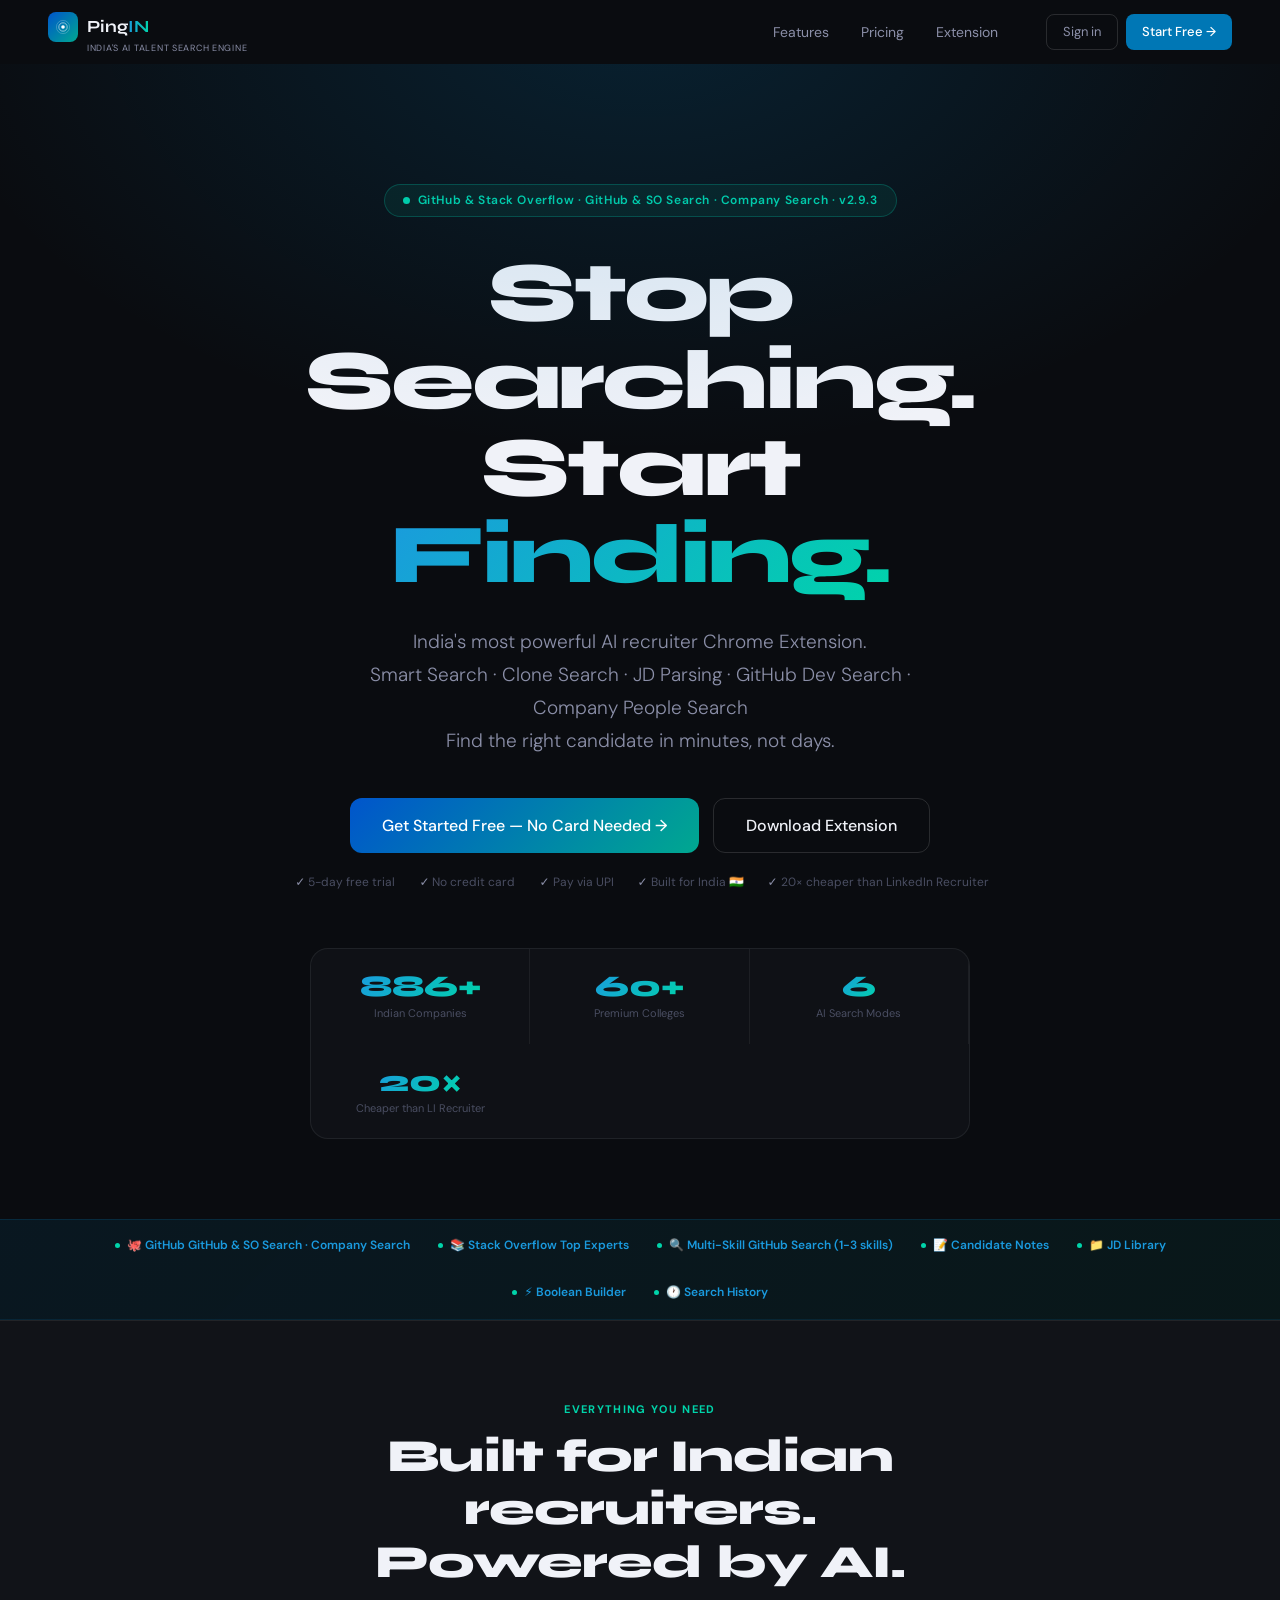
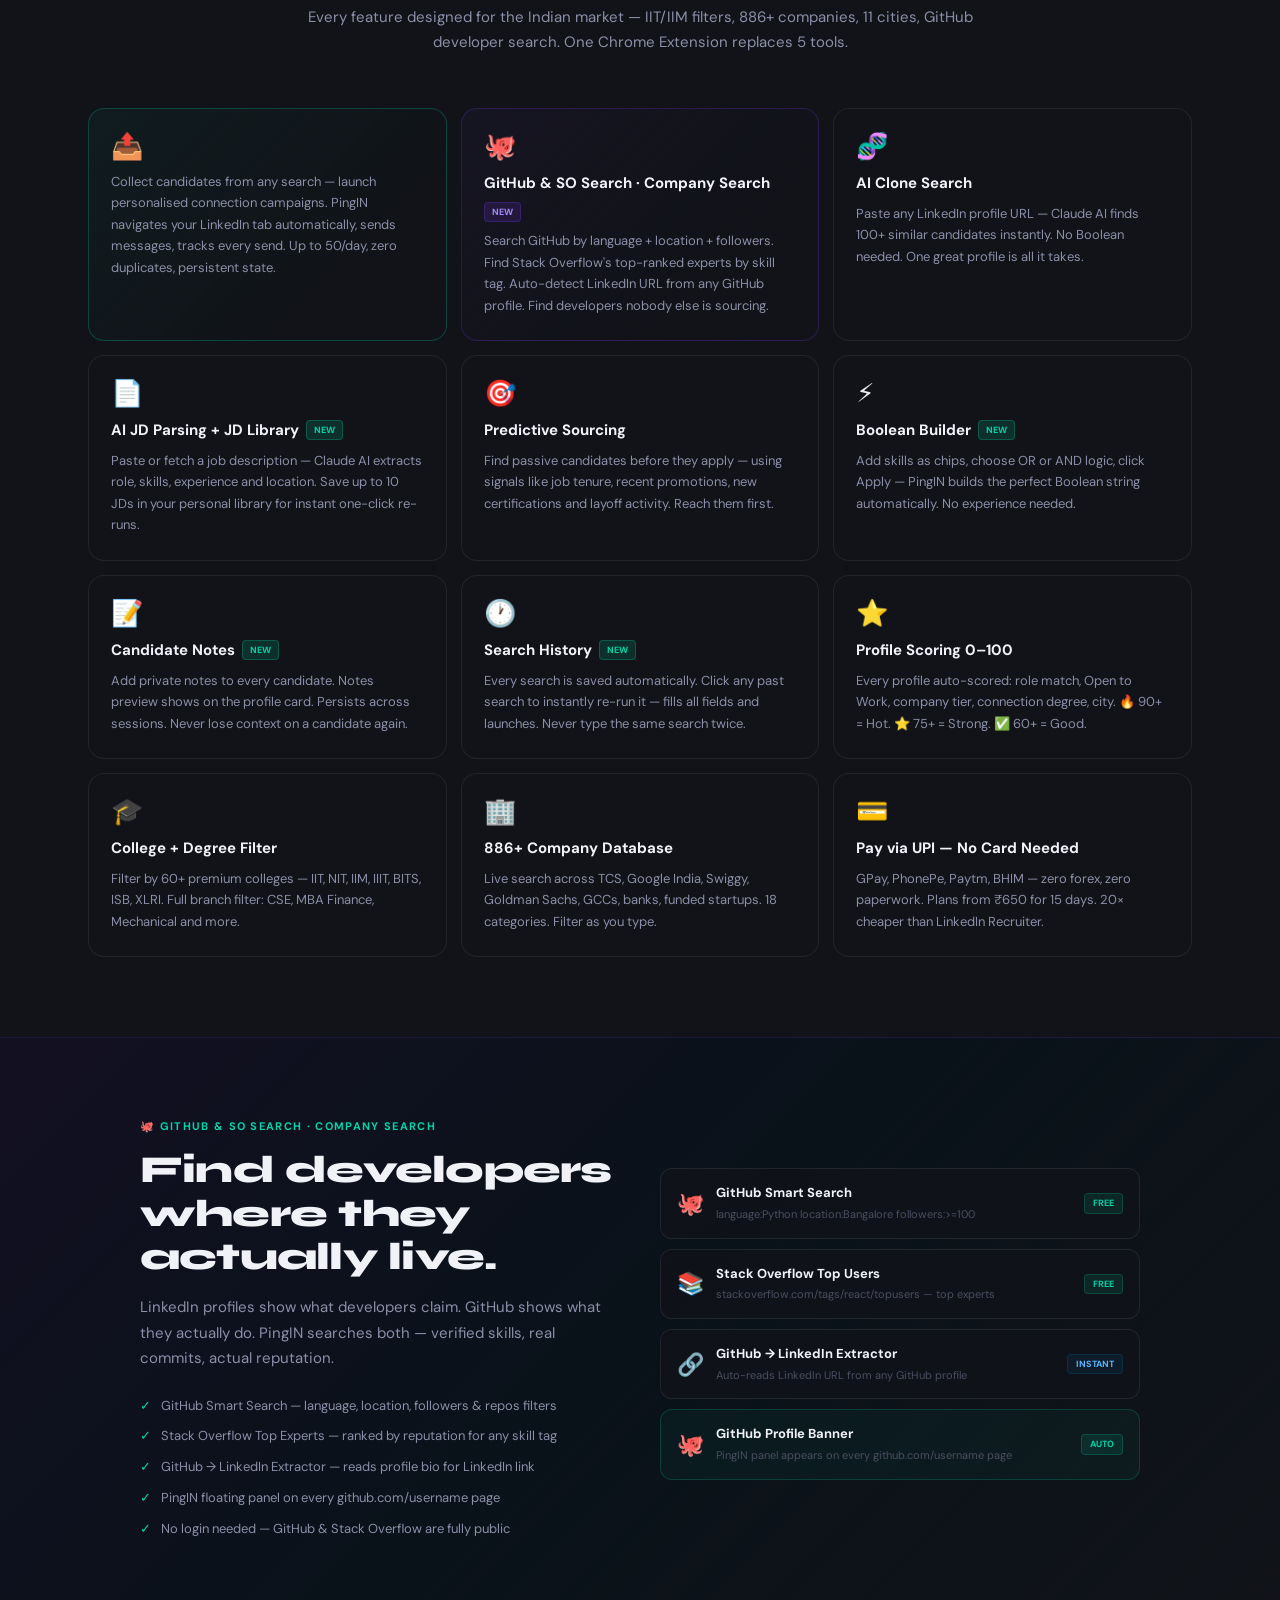
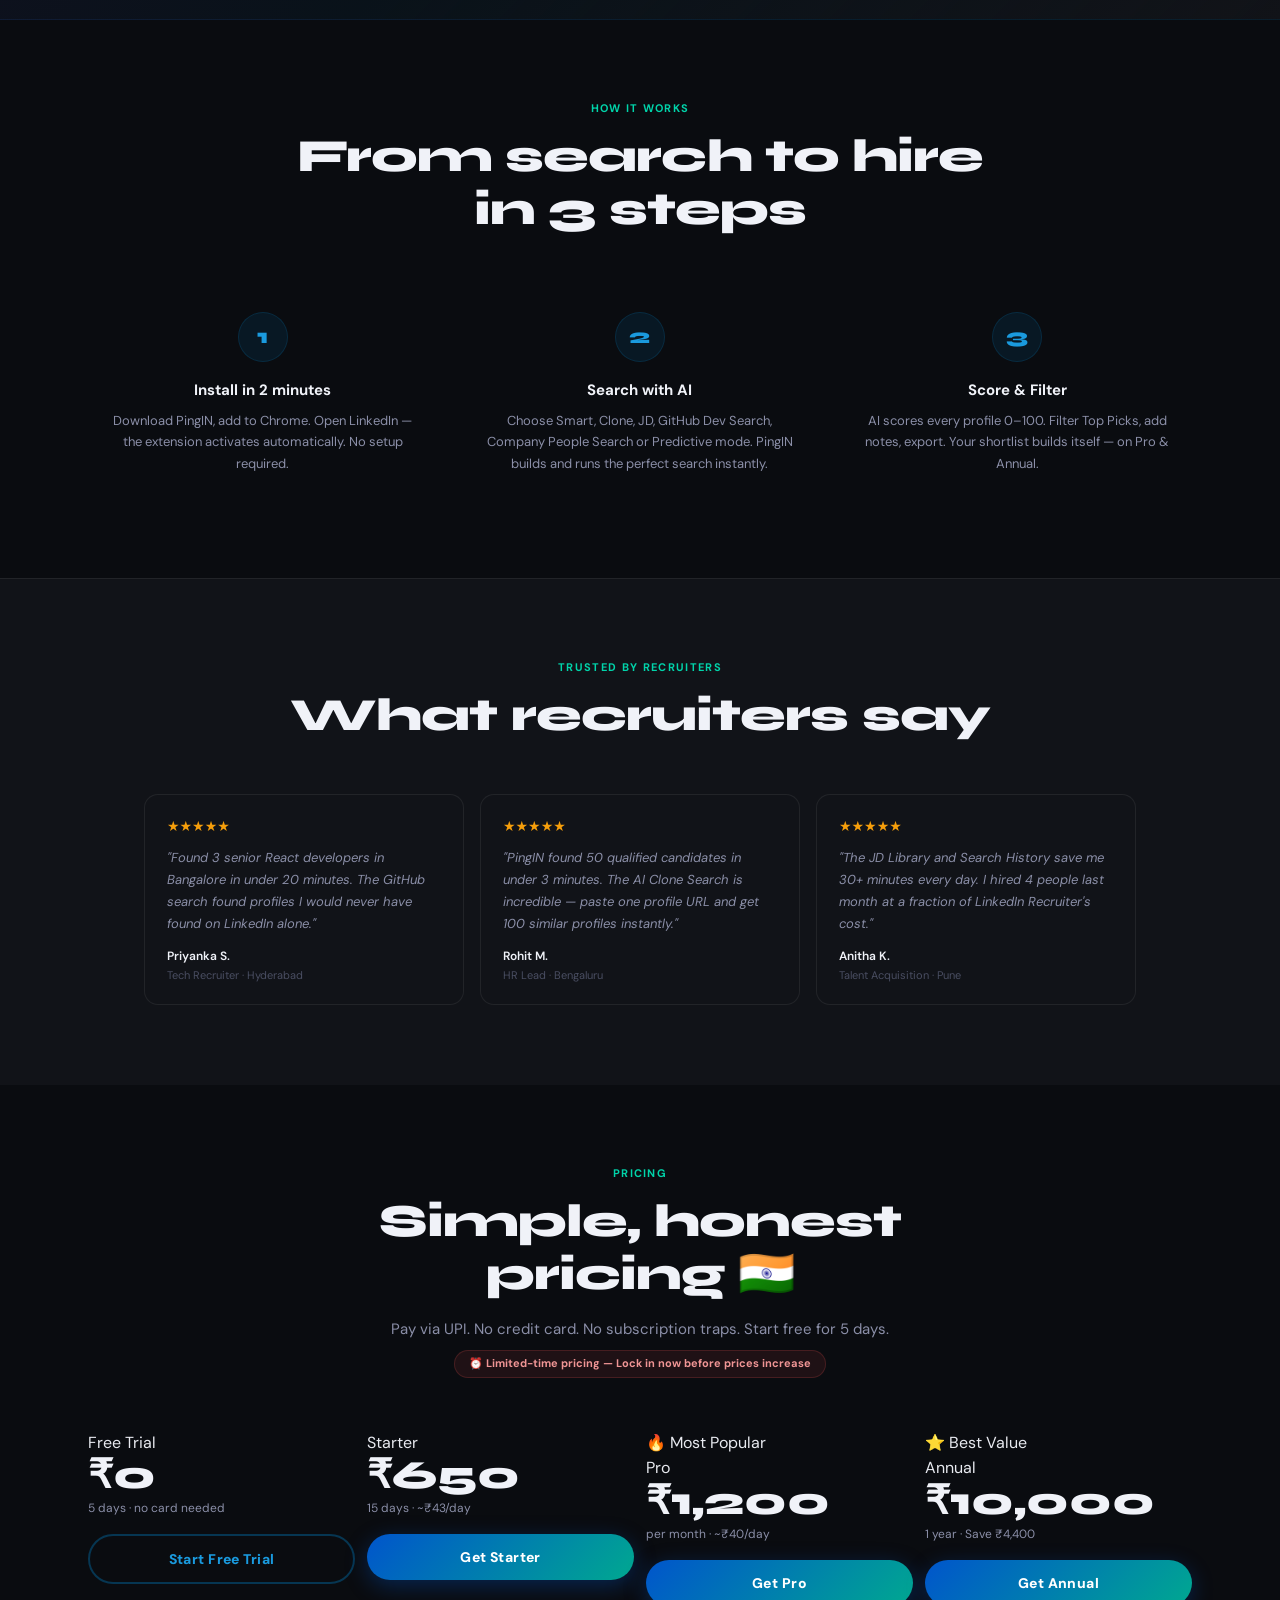
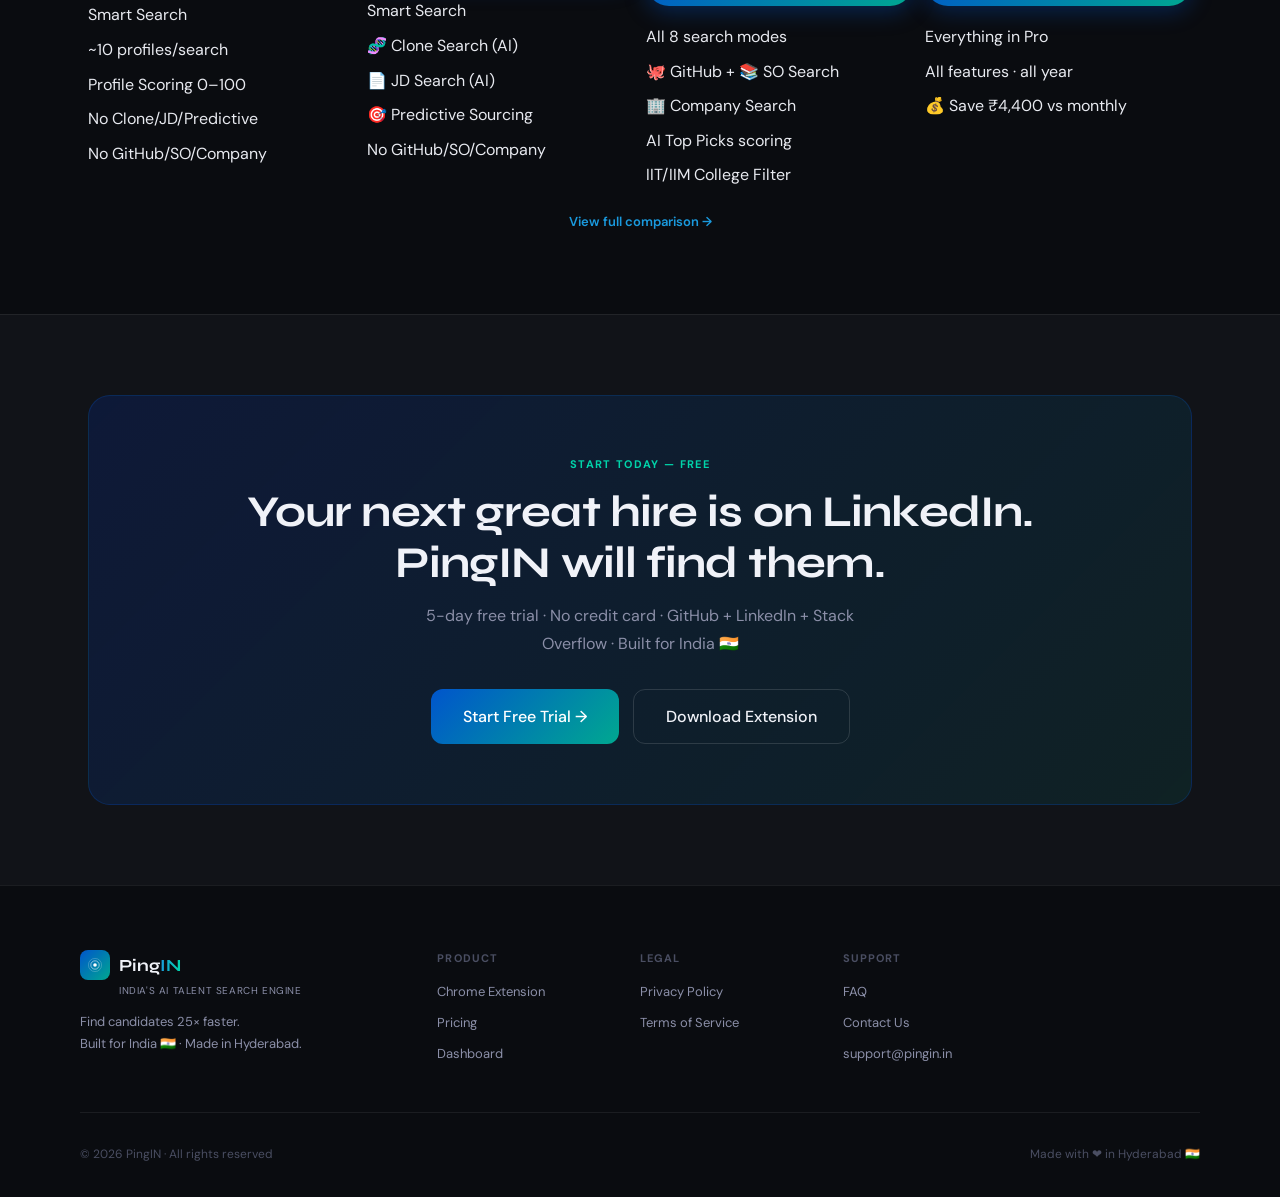
<file: index.html>
<!DOCTYPE html>
<html lang="en">
<head>
<meta charset="UTF-8">
<meta name="viewport" content="width=device-width,initial-scale=1.0">
  <title>PingIN — India's AI Recruiter Chrome Extension | Smart Talent Search</title>
  <meta name="description" content="India's most powerful AI recruiter Chrome extension. Smart LinkedIn Search, AI Clone Search, JD Parsing, GitHub Dev Search, Company People Search. Find the right candidate in minutes, not days. Free trial · No credit card.">
  <meta name="keywords" content="AI recruiter tool, LinkedIn sourcing tool, talent search extension, AI hiring tool India, Chrome extension recruiter, candidate sourcing India, LinkedIn search automation, GitHub developer search, JD parsing AI, HR tech India">
  <meta name="robots" content="index, follow">
  <meta name="author" content="PingIN">
  <link rel="canonical" href="https://pingin.in/">

  <!-- Open Graph / Social Sharing -->
  <meta property="og:type" content="website">
  <meta property="og:url" content="https://pingin.in/">
  <meta property="og:title" content="PingIN — AI Recruiter Chrome Extension for India">
  <meta property="og:description" content="Find top talent 25× faster. Smart Search, AI Clone Search, JD Parsing, GitHub Dev Search & Company People Search — all from one Chrome extension. Free 5-day trial.">
  <meta property="og:image" content="https://pingin.in/images/og-pingin.png">
  <meta property="og:site_name" content="PingIN">
  <meta property="og:locale" content="en_IN">

  <!-- Twitter Card -->
  <meta name="twitter:card" content="summary_large_image">
  <meta name="twitter:site" content="@PingIN_AI">
  <meta name="twitter:title" content="PingIN — AI Recruiter Chrome Extension for India">
  <meta name="twitter:description" content="Find top talent 25× faster. Smart Search, AI Clone Search, JD Parsing, GitHub Dev Search & Company People Search — all from one Chrome extension. Free 5-day trial.">
  <meta name="twitter:image" content="https://pingin.in/images/og-pingin.png">

  <!-- Structured Data (JSON-LD) -->
  <script type="application/ld+json">
{
    "@context": "https://schema.org",
    "@type": "SoftwareApplication",
    "name": "PingIN",
    "description": "India's most powerful AI recruiter Chrome Extension. Smart LinkedIn Search, AI Clone Search, JD Parsing, GitHub Dev Search, Company People Search.",
    "applicationCategory": "BusinessApplication",
    "operatingSystem": "Chrome",
    "url": "https://pingin.in",
    "offers": [
      { "@type": "Offer", "name": "Free Trial", "price": "0", "priceCurrency": "INR" },
      { "@type": "Offer", "name": "Starter", "price": "650", "priceCurrency": "INR" },
      { "@type": "Offer", "name": "Pro", "price": "1200", "priceCurrency": "INR" },
      { "@type": "Offer", "name": "Annual", "price": "10000", "priceCurrency": "INR" }
    ],
    "creator": { "@type": "Organization", "name": "PingIN", "url": "https://pingin.in" },
    "aggregateRating": { "@type": "AggregateRating", "ratingValue": "4.8", "reviewCount": "127" }
  }
  </script>

<link rel="icon" type="image/svg+xml" href="images/favicon.svg">
<link rel="preconnect" href="https://fonts.googleapis.com">
<link href="https://fonts.googleapis.com/css2?family=Syne:wght@700;800;900&family=DM+Sans:opsz,wght@9..40,400;9..40,500;9..40,600&display=swap" rel="stylesheet">
<link rel="stylesheet" href="css/main.css">
<style>
.hero{padding:120px 0 80px;text-align:center;position:relative;overflow:hidden;}
.hero::before{content:'';position:absolute;inset:0;background:radial-gradient(ellipse 80% 55% at 50% -5%,rgba(0,119,181,.2) 0%,transparent 70%);pointer-events:none;}
.hero-inner{max-width:880px;margin:0 auto;padding:0 clamp(20px,4vw,48px);}
.hero-tag{display:inline-flex;align-items:center;gap:8px;background:rgba(0,212,170,.08);border:1px solid rgba(0,212,170,.25);border-radius:100px;padding:6px 18px;font-size:12px;color:#00D4AA;font-weight:600;margin-bottom:32px;letter-spacing:.05em;white-space:normal;}
.hero-tag-dot{width:7px;height:7px;border-radius:50%;background:#00D4AA;animation:blink 2s ease-in-out infinite;flex-shrink:0;}
@keyframes blink{0%,100%{opacity:1}50%{opacity:.25}}
.hero-title{font-family:'Syne',sans-serif;font-size:clamp(40px,7vw,84px);font-weight:900;letter-spacing:-.035em;line-height:1.04;color:#F0F2F8;margin-bottom:26px;}
.grad{background:linear-gradient(135deg,#1A9ADE 0%,#00D4AA 100%);-webkit-background-clip:text;-webkit-text-fill-color:transparent;background-clip:text;}
.hero-sub{font-size:clamp(15px,2vw,19px);color:#8B8FA8;line-height:1.75;max-width:620px;margin:0 auto 40px;}
.hero-actions{display:flex;gap:14px;justify-content:center;flex-wrap:wrap;margin-bottom:20px;}
.hero-trust{display:flex;gap:20px;justify-content:center;flex-wrap:wrap;font-size:12px;color:#4A4E62;margin-bottom:56px;}
.hero-trust strong{color:#8B8FA8;}
.hero-stats{display:grid;grid-template-columns:repeat(3,1fr);border:1px solid rgba(255,255,255,.07);border-radius:18px;overflow:hidden;max-width:660px;margin:0 auto;background:rgba(17,19,24,.8);}
.hs{padding:22px 16px;text-align:center;border-right:1px solid rgba(255,255,255,.06);}
.hs:last-child{border-right:none;}
.hs-n{font-family:'Syne',sans-serif;font-size:30px;font-weight:900;color:#F0F2F8;line-height:1;margin-bottom:5px;}
.hs-l{font-size:11px;color:#4A4E62;line-height:1.4;}

.new-strip{background:linear-gradient(135deg,rgba(0,119,181,.1),rgba(0,212,170,.06));border-top:1px solid rgba(0,119,181,.2);border-bottom:1px solid rgba(0,119,181,.15);padding:16px 0;overflow:hidden;}
.new-strip-inner{display:flex;gap:28px;align-items:center;justify-content:center;flex-wrap:wrap;padding:0 clamp(20px,4vw,48px);}
.ns-item{display:flex;align-items:center;gap:7px;font-size:12px;font-weight:600;color:#1A9ADE;white-space:nowrap;}
.ns-dot{width:5px;height:5px;border-radius:50%;background:#00D4AA;flex-shrink:0;}

.features-grid{display:grid;grid-template-columns:repeat(3,1fr);gap:14px;}
@media(max-width:900px){.features-grid{grid-template-columns:repeat(2,1fr);}}
@media(max-width:560px){.features-grid{grid-template-columns:1fr;}}
.feat-card{background:var(--surf);border:1px solid var(--border);border-radius:16px;padding:24px 22px;transition:border-color .2s,transform .2s;}
.feat-card:hover{border-color:rgba(0,119,181,.3);transform:translateY(-2px);}
.feat-card.hl{border-color:rgba(0,212,170,.25);background:linear-gradient(135deg,rgba(0,212,170,.05) 0%,var(--surf) 70%);}
.feat-card.hl2{border-color:rgba(124,58,237,.25);background:linear-gradient(135deg,rgba(124,58,237,.05) 0%,var(--surf) 70%);}
.feat-icon{font-size:26px;margin-bottom:12px;line-height:1;}
.feat-title{font-size:15px;font-weight:700;color:#F0F2F8;margin-bottom:8px;display:flex;align-items:center;gap:7px;flex-wrap:wrap;}
.feat-badge{font-size:9px;background:rgba(0,212,170,.15);color:#00D4AA;border:1px solid rgba(0,212,170,.25);border-radius:4px;padding:2px 7px;font-weight:700;}
.feat-badge.p{background:rgba(124,58,237,.15);color:#A78BFA;border-color:rgba(124,58,237,.25);}
.feat-desc{font-size:13px;color:#8B8FA8;line-height:1.65;}

.how-grid{display:grid;grid-template-columns:repeat(3,1fr);gap:28px;margin-top:36px;}
@media(max-width:800px){.how-grid{display:grid;grid-template-columns:repeat(3,1fr);gap:28px;margin-top:36px;}}
@media(max-width:480px){.how-grid{display:grid;grid-template-columns:repeat(3,1fr);gap:28px;margin-top:36px;}}
.how-step{text-align:center;padding:24px 16px;}
.how-num{width:50px;height:50px;border-radius:50%;background:rgba(0,119,181,.12);color:#1A9ADE;font-size:21px;font-weight:900;font-family:'Syne',sans-serif;display:flex;align-items:center;justify-content:center;margin:0 auto 16px;border:1px solid rgba(0,119,181,.2);}
.how-title{font-size:15px;font-weight:700;color:#F0F2F8;margin-bottom:8px;}
.how-desc{font-size:13px;color:#8B8FA8;line-height:1.65;}

.dev-section{background:linear-gradient(135deg,rgba(124,58,237,.08),rgba(0,119,181,.06),var(--surf));border-top:1px solid rgba(124,58,237,.15);border-bottom:1px solid rgba(0,119,181,.12);}
.dev-grid{display:grid;grid-template-columns:1fr 1fr;gap:40px;align-items:center;max-width:1000px;margin:0 auto;}
@media(max-width:700px){.dev-grid{grid-template-columns:1fr;}}
.dev-plat{background:rgba(17,19,24,.8);border:1px solid rgba(255,255,255,.08);border-radius:12px;padding:14px 16px;display:flex;align-items:center;gap:12px;margin-bottom:10px;}
.dev-plat-icon{font-size:22px;flex-shrink:0;}
.dev-plat-name{font-size:13px;font-weight:700;color:#F0F2F8;}
.dev-plat-desc{font-size:11px;color:#4A4E62;margin-top:2px;}
.dp-badge{margin-left:auto;font-size:9px;font-weight:700;padding:2px 8px;border-radius:4px;flex-shrink:0;}
.dp-g{background:rgba(0,212,170,.1);color:#00D4AA;border:1px solid rgba(0,212,170,.2);}
.dp-b{background:rgba(0,119,181,.1);color:#5BB5FF;border:1px solid rgba(0,119,181,.2);}

.ov-wrap{background:var(--surf2);border:1px solid var(--border2);border-radius:16px;padding:20px;max-width:360px;}
.ov-hdr{display:flex;align-items:center;gap:8px;margin-bottom:14px;}
.ov-logo{font-size:12px;font-weight:800;color:#F0F2F8;}
.ov-logo b{background:linear-gradient(90deg,#5BB5FF,#00C49A);-webkit-background-clip:text;-webkit-text-fill-color:transparent;}
.ov-live{display:flex;align-items:center;gap:5px;font-size:10px;color:#00D4AA;margin-left:auto;}
.ov-live-dot{width:6px;height:6px;border-radius:50%;background:#00D4AA;animation:blink 1.5s infinite;}
.ov-progress{background:rgba(255,255,255,.04);border:1px solid rgba(255,255,255,.07);border-radius:10px;padding:12px 14px;margin-bottom:10px;}
.ov-label{font-size:9px;color:#4A4E62;margin-bottom:6px;text-transform:uppercase;letter-spacing:.06em;}
.ov-bar{height:5px;background:rgba(255,255,255,.06);border-radius:3px;overflow:hidden;margin-bottom:8px;}
.ov-fill{height:100%;background:linear-gradient(90deg,#0077B5,#00D4AA);border-radius:3px;width:62%;}
.ov-stats{display:flex;gap:16px;}
.ov-sn{font-size:18px;font-weight:900;color:#F0F2F8;font-family:'Syne',sans-serif;line-height:1;}
.ov-sl{font-size:9px;color:#4A4E62;text-transform:uppercase;margin-top:2px;}
.ov-card{background:rgba(255,255,255,.03);border:1px solid rgba(255,255,255,.06);border-radius:8px;padding:8px 10px;display:flex;align-items:center;gap:8px;margin-bottom:6px;}
.ov-av{width:26px;height:26px;border-radius:50%;display:flex;align-items:center;justify-content:center;font-size:9px;font-weight:800;flex-shrink:0;}
.ov-nm{font-size:11px;font-weight:600;color:#E0E4F0;flex:1;}
.ov-st{font-size:9px;font-weight:700;padding:2px 7px;border-radius:4px;}
.st-sent{background:rgba(0,212,170,.1);color:#00D4AA;border:1px solid rgba(0,212,170,.2);}
.st-go{background:rgba(0,119,181,.12);color:#5BB5FF;border:1px solid rgba(0,119,181,.2);}
.st-q{background:rgba(255,255,255,.05);color:#4A4E62;border:1px solid rgba(255,255,255,.08);}

.pricing-grid{display:grid;grid-template-columns:repeat(3,1fr);gap:12px;align-items:start;}
@media(max-width:1000px){.pricing-grid{grid-template-columns:repeat(2,1fr);}}
@media(max-width:560px){.pricing-grid{grid-template-columns:1fr;}}

.trust-row{display:flex;gap:16px;flex-wrap:wrap;justify-content:center;}
.trust-card{background:var(--surf);border:1px solid var(--border);border-radius:14px;padding:20px 22px;flex:1;min-width:240px;max-width:320px;}
.trust-stars{color:#F59E0B;font-size:14px;margin-bottom:10px;}
.trust-text{font-size:13px;color:#8B8FA8;line-height:1.7;margin-bottom:12px;font-style:italic;}
.trust-author{font-size:12px;font-weight:600;color:#F0F2F8;}
.trust-role{font-size:11px;color:#4A4E62;}

.section{padding:80px clamp(20px,4vw,48px);}
.section-center{text-align:center;max-width:700px;margin:0 auto 52px;}
.section-tag{font-size:11px;font-weight:700;letter-spacing:.12em;text-transform:uppercase;color:#00D4AA;margin-bottom:12px;}
.section-title{font-family:'Syne',sans-serif;font-size:clamp(28px,4vw,46px);font-weight:800;letter-spacing:-.02em;color:#F0F2F8;margin-bottom:16px;}
.section-sub{font-size:15px;color:#8B8FA8;line-height:1.7;}
.reveal{opacity:0;transform:translateY(24px);transition:opacity .6s,transform .6s;}
.reveal.visible{opacity:1;transform:translateY(0);}

.two-col-section{display:grid;grid-template-columns:1fr 1fr;gap:48px;align-items:center;}
@media(max-width:768px){.two-col-section{grid-template-columns:1fr!important;gap:32px!important;}}
@media(max-width:768px){.whats-new-grid{grid-template-columns:1fr!important;}}
</style>
</head>
<body>

<!-- NAV -->
<nav class="nav" id="nav" style="position:relative;">
  <div class="nav-inner">
    <a href="index.html" class="logo" style="flex-direction:column;align-items:flex-start;gap:2px;">
      <div style="display:flex;align-items:center;gap:9px;">
        <span style="display:inline-flex;width:30px;height:30px;border-radius:8px;background:linear-gradient(135deg,#0055CC,#00A890);align-items:center;justify-content:center;flex-shrink:0;"><svg width="18" height="18" viewBox="0 0 60 60" fill="none"><circle cx="30" cy="30" r="6" fill="white"/><circle cx="30" cy="30" r="14" fill="none" stroke="white" stroke-width="2.5" opacity=".7"/><circle cx="30" cy="30" r="22" fill="none" stroke="white" stroke-width="2" opacity=".35"/></svg></span>
        <span class="logo-text">Ping<span style="background:linear-gradient(90deg,#1A9ADE,#00D4AA);-webkit-background-clip:text;-webkit-text-fill-color:transparent">IN</span></span>
      </div>
      <span style="font-size:9px;color:#8B8FA8;letter-spacing:.08em;text-transform:uppercase;padding-left:39px;line-height:1;">India's AI Talent Search Engine</span>
    </a>
    <div class="nav-links">
      <a href="#features">Features</a>
      <a href="pricing.html">Pricing</a>
      <a href="extension.html">Extension</a>
    </div>
    <div class="nav-cta" id="nav-cta">
      <a href="login.html" class="btn-ghost-sm">Sign in</a>
      <a href="login.html" class="btn-primary-sm">Start Free →</a>
    </div>
    <button class="hamburger" id="hamburger"><span></span><span></span><span></span></button>
  </div>
  <div class="mobile-menu" id="mobile-menu" style="position:relative;z-index:999;">
    <a href="#features">Features</a>
    <a href="pricing.html">Pricing</a>
    <a href="extension.html">Extension</a>
    <a href="login.html">Sign in</a>
  </div>
</nav>

<!-- HERO -->
<section class="hero">
  <div class="hero-inner">
    <div class="hero-tag" style="flex-wrap:wrap;text-align:center;max-width:90vw;line-height:1.6;"><span class="hero-tag-dot" style="flex-shrink:0;"></span>GitHub &amp; Stack Overflow · GitHub &amp; SO Search · Company Search · v2.9.3</div>
    <h1 class="hero-title">Stop Searching.<br>Start <span class="grad">Finding.</span></h1>
    <p class="hero-sub">India's most powerful AI recruiter Chrome Extension.<br>Smart Search · Clone Search · JD Parsing · GitHub Dev Search · Company People Search<br>Find the right candidate in minutes, not days.</p>
    <div class="hero-actions">
      <a href="login.html" class="btn-primary btn-lg" style="background:linear-gradient(135deg,#0055CC,#00A890);border:none;">Get Started Free — No Card Needed →</a>
      <a href="extension.html" class="btn-outline btn-lg">Download Extension</a>
    </div>
    <div class="hero-trust">
      <span><strong>✓</strong> 5-day free trial</span>
      <span><strong>✓</strong> No credit card</span>
      <span><strong>✓</strong> Pay via UPI</span>
      <span><strong>✓</strong> Built for India 🇮🇳</span>
      <span><strong>✓</strong> 20× cheaper than LinkedIn Recruiter</span>
    </div>
    <div class="hero-stats">
      <div class="hs"><div class="hs-n"><span class="grad">886+</span></div><div class="hs-l">Indian Companies</div></div>
      <div class="hs"><div class="hs-n"><span class="grad">60+</span></div><div class="hs-l">Premium Colleges</div></div>
      <div class="hs"><div class="hs-n"><span class="grad">6</span></div><div class="hs-l">AI Search Modes</div></div>
      <div class="hs"><div class="hs-n"><span class="grad">20×</span></div><div class="hs-l">Cheaper than LI Recruiter</div></div>
    </div>
  </div>
</section>

<!-- NEW FEATURES STRIP -->
<div class="new-strip">
  <div class="new-strip-inner">
    <div class="ns-item"><span class="ns-dot"></span>🐙 GitHub GitHub &amp; SO Search · Company Search</div>
    <div class="ns-item"><span class="ns-dot"></span>📚 Stack Overflow Top Experts</div>
    <div class="ns-item"><span class="ns-dot"></span>🔍 Multi-Skill GitHub Search (1-3 skills)</div>
    
    <div class="ns-item"><span class="ns-dot"></span>📝 Candidate Notes</div>
    <div class="ns-item"><span class="ns-dot"></span>📁 JD Library</div>
    <div class="ns-item"><span class="ns-dot"></span>⚡ Boolean Builder</div>
    <div class="ns-item"><span class="ns-dot"></span>🕐 Search History</div>
  </div>
</div>

<!-- FEATURES -->
<section class="section" id="features" style="background:var(--surf);border-top:1px solid var(--border);">
  <div class="container">
    <div class="section-center reveal">
      <div class="section-tag">Everything you need</div>
      <h2 class="section-title">Built for Indian recruiters.<br>Powered by AI.</h2>
      <p class="section-sub">Every feature designed for the Indian market — IIT/IIM filters, 886+ companies, 11 cities, GitHub developer search. One Chrome Extension replaces 5 tools.</p>
    </div>
    <div class="features-grid">
      <div class="feat-card hl reveal">
        <div class="feat-icon">📤</div>
        
        <div class="feat-desc">Collect candidates from any search — launch personalised connection campaigns. PingIN navigates your LinkedIn tab automatically, sends messages, tracks every send. Up to 50/day, zero duplicates, persistent state.</div>
      </div>
      <div class="feat-card hl2 reveal">
        <div class="feat-icon">🐙</div>
        <div class="feat-title">GitHub &amp; SO Search · Company Search <span class="feat-badge p">NEW</span></div>
        <div class="feat-desc">Search GitHub by language + location + followers. Find Stack Overflow's top-ranked experts by skill tag. Auto-detect LinkedIn URL from any GitHub profile. Find developers nobody else is sourcing.</div>
      </div>
      <div class="feat-card reveal">
        <div class="feat-icon">🧬</div>
        <div class="feat-title">AI Clone Search</div>
        <div class="feat-desc">Paste any LinkedIn profile URL — Claude AI finds 100+ similar candidates instantly. No Boolean needed. One great profile is all it takes.</div>
      </div>
      <div class="feat-card reveal">
        <div class="feat-icon">📄</div>
        <div class="feat-title">AI JD Parsing + JD Library <span class="feat-badge">NEW</span></div>
        <div class="feat-desc">Paste or fetch a job description — Claude AI extracts role, skills, experience and location. Save up to 10 JDs in your personal library for instant one-click re-runs.</div>
      </div>
      <div class="feat-card reveal">
        <div class="feat-icon">🎯</div>
        <div class="feat-title">Predictive Sourcing</div>
        <div class="feat-desc">Find passive candidates before they apply — using signals like job tenure, recent promotions, new certifications and layoff activity. Reach them first.</div>
      </div>
      <div class="feat-card reveal">
        <div class="feat-icon">⚡</div>
        <div class="feat-title">Boolean Builder <span class="feat-badge">NEW</span></div>
        <div class="feat-desc">Add skills as chips, choose OR or AND logic, click Apply — PingIN builds the perfect Boolean string automatically. No experience needed.</div>
      </div>
      <div class="feat-card reveal">
        <div class="feat-icon">📝</div>
        <div class="feat-title">Candidate Notes <span class="feat-badge">NEW</span></div>
        <div class="feat-desc">Add private notes to every candidate. Notes preview shows on the profile card. Persists across sessions. Never lose context on a candidate again.</div>
      </div>
      <div class="feat-card reveal">
        <div class="feat-icon">🕐</div>
        <div class="feat-title">Search History <span class="feat-badge">NEW</span></div>
        <div class="feat-desc">Every search is saved automatically. Click any past search to instantly re-run it — fills all fields and launches. Never type the same search twice.</div>
      </div>
      <div class="feat-card reveal">
        <div class="feat-icon">⭐</div>
        <div class="feat-title">Profile Scoring 0–100</div>
        <div class="feat-desc">Every profile auto-scored: role match, Open to Work, company tier, connection degree, city. 🔥 90+ = Hot. ⭐ 75+ = Strong. ✅ 60+ = Good.</div>
      </div>
      <div class="feat-card reveal">
        <div class="feat-icon">🎓</div>
        <div class="feat-title">College + Degree Filter</div>
        <div class="feat-desc">Filter by 60+ premium colleges — IIT, NIT, IIM, IIIT, BITS, ISB, XLRI. Full branch filter: CSE, MBA Finance, Mechanical and more.</div>
      </div>
      <div class="feat-card reveal">
        <div class="feat-icon">🏢</div>
        <div class="feat-title">886+ Company Database</div>
        <div class="feat-desc">Live search across TCS, Google India, Swiggy, Goldman Sachs, GCCs, banks, funded startups. 18 categories. Filter as you type.</div>
      </div>
      <div class="feat-card reveal">
        <div class="feat-icon">💳</div>
        <div class="feat-title">Pay via UPI — No Card Needed</div>
        <div class="feat-desc">GPay, PhonePe, Paytm, BHIM — zero forex, zero paperwork. Plans from ₹650 for 15 days. 20× cheaper than LinkedIn Recruiter.</div>
      </div>
    </div>
  </div>
</section>

<!-- DEVELOPER SECTION -->
<section class="section dev-section">
  <div class="container">
    <div class="dev-grid">
      <div class="reveal">
        <div class="section-tag">🐙 GitHub &amp; SO Search · Company Search</div>
        <h2 class="section-title" style="font-size:clamp(24px,3.5vw,38px);margin-bottom:16px;">Find developers where they actually live.</h2>
        <p style="font-size:15px;color:#8B8FA8;line-height:1.7;margin-bottom:24px;">LinkedIn profiles show what developers claim. GitHub shows what they actually do. PingIN searches both — verified skills, real commits, actual reputation.</p>
        <div style="display:flex;flex-direction:column;gap:10px;">
          <div style="display:flex;gap:10px;font-size:13px;color:#8B8FA8;"><span style="color:#00D4AA;font-weight:700;flex-shrink:0;">✓</span>GitHub Smart Search — language, location, followers &amp; repos filters</div>
          <div style="display:flex;gap:10px;font-size:13px;color:#8B8FA8;"><span style="color:#00D4AA;font-weight:700;flex-shrink:0;">✓</span>Stack Overflow Top Experts — ranked by reputation for any skill tag</div>
          <div style="display:flex;gap:10px;font-size:13px;color:#8B8FA8;"><span style="color:#00D4AA;font-weight:700;flex-shrink:0;">✓</span>GitHub → LinkedIn Extractor — reads profile bio for LinkedIn link</div>
          <div style="display:flex;gap:10px;font-size:13px;color:#8B8FA8;"><span style="color:#00D4AA;font-weight:700;flex-shrink:0;">✓</span>PingIN floating panel on every github.com/username page</div>
          <div style="display:flex;gap:10px;font-size:13px;color:#8B8FA8;"><span style="color:#00D4AA;font-weight:700;flex-shrink:0;">✓</span>No login needed — GitHub &amp; Stack Overflow are fully public</div>
        </div>
      </div>
      <div class="reveal">
        <div class="dev-plat"><div class="dev-plat-icon">🐙</div><div><div class="dev-plat-name">GitHub Smart Search</div><div class="dev-plat-desc">language:Python location:Bangalore followers:>=100</div></div><div class="dp-badge dp-g">FREE</div></div>
        <div class="dev-plat"><div class="dev-plat-icon">📚</div><div><div class="dev-plat-name">Stack Overflow Top Users</div><div class="dev-plat-desc">stackoverflow.com/tags/react/topusers — top experts</div></div><div class="dp-badge dp-g">FREE</div></div>
        <div class="dev-plat"><div class="dev-plat-icon">🔗</div><div><div class="dev-plat-name">GitHub → LinkedIn Extractor</div><div class="dev-plat-desc">Auto-reads LinkedIn URL from any GitHub profile</div></div><div class="dp-badge dp-b">INSTANT</div></div>
        <div class="dev-plat" style="border-color:rgba(0,212,170,.2);background:rgba(0,212,170,.04);"><div class="dev-plat-icon">🐙</div><div><div class="dev-plat-name">GitHub Profile Banner</div><div class="dev-plat-desc">PingIN panel appears on every github.com/username page</div></div><div class="dp-badge dp-g">AUTO</div></div>
      </div>
    </div>
  </div>
</section>

<!-- HOW IT WORKS -->
<section class="section">
  <div class="container">
    <div class="section-center reveal">
      <div class="section-tag">How it works</div>
      <h2 class="section-title">From search to hire in 3 steps</h2>
    </div>
    <div class="how-grid">
      <div class="how-step reveal"><div class="how-num">1</div><div class="how-title">Install in 2 minutes</div><div class="how-desc">Download PingIN, add to Chrome. Open LinkedIn — the extension activates automatically. No setup required.</div></div>
      <div class="how-step reveal"><div class="how-num">2</div><div class="how-title">Search with AI</div><div class="how-desc">Choose Smart, Clone, JD, GitHub Dev Search, Company People Search or Predictive mode. PingIN builds and runs the perfect search instantly.</div></div>
      <div class="how-step reveal"><div class="how-num">3</div><div class="how-title">Score &amp; Filter</div><div class="how-desc">AI scores every profile 0–100. Filter Top Picks, add notes, export. Your shortlist builds itself — on Pro &amp; Annual.</div></div>
      
    </div>
  </div>
</section>

<!-- TESTIMONIALS -->
<section class="section" style="background:var(--surf);border-top:1px solid var(--border);">
  <div class="container">
    <div class="section-center reveal">
      <div class="section-tag">Trusted by Recruiters</div>
      <h2 class="section-title">What recruiters say</h2>
    </div>
    <div class="trust-row reveal">
      <div class="trust-card">
        <div class="trust-stars">★★★★★</div>
        <div class="trust-text">"Found 3 senior React developers in Bangalore in under 20 minutes. The GitHub search found profiles I would never have found on LinkedIn alone."</div>
        <div class="trust-author">Priyanka S.</div>
        <div class="trust-role">Tech Recruiter · Hyderabad</div>
      </div>
      <div class="trust-card">
        <div class="trust-stars">★★★★★</div>
        <div class="trust-text">"PingIN found 50 qualified candidates in under 3 minutes. The AI Clone Search is incredible — paste one profile URL and get 100 similar profiles instantly."</div>
        <div class="trust-author">Rohit M.</div>
        <div class="trust-role">HR Lead · Bengaluru</div>
      </div>
      <div class="trust-card">
        <div class="trust-stars">★★★★★</div>
        <div class="trust-text">"The JD Library and Search History save me 30+ minutes every day. I hired 4 people last month at a fraction of LinkedIn Recruiter's cost."</div>
        <div class="trust-author">Anitha K.</div>
        <div class="trust-role">Talent Acquisition · Pune</div>
      </div>
    </div>
  </div>
</section>

<!-- PRICING PREVIEW -->
<section class="section">
  <div class="container">
    <div class="section-center reveal">
      <div class="section-tag">Pricing</div>
      <h2 class="section-title">Simple, honest pricing 🇮🇳</h2>
      <p class="section-sub">Pay via UPI. No credit card. No subscription traps. Start free for 5 days.</p>
      <div style="display:inline-block;background:rgba(226,75,74,.1);border:1px solid rgba(226,75,74,.2);color:#F09595;font-size:11px;font-weight:700;padding:4px 14px;border-radius:100px;margin-top:8px;">⏰ Limited-time pricing — Lock in now before prices increase</div>
    </div>
    <div class="pricing-grid">
      <div class="price-card reveal"><div class="price-name">Free Trial</div><div class="price-amt">₹0</div><div class="price-period">5 days · no card needed</div><button class="price-btn outline" onclick="location.href='login.html'">Start Free Trial</button><div class="price-feats"><div class="pf">Smart Search</div><div class="pf">~10 profiles/search</div><div class="pf">Profile Scoring 0–100</div><div class="pf no">No Clone/JD/Predictive</div><div class="pf no">No GitHub/SO/Company</div></div></div>
<div class="price-card"><div class="price-name">Starter</div><div class="price-amt">₹650</div><div class="price-period">15 days · ~₹43/day</div><button class="price-btn primary" onclick="checkAuthThenPay('starter')">Get Starter</button><div class="price-feats"><div class="pf">Smart Search</div><div class="pf">🧬 Clone Search (AI)</div><div class="pf">📄 JD Search (AI)</div><div class="pf">🎯 Predictive Sourcing</div><div class="pf no">No GitHub/SO/Company</div></div></div>
<div class="price-card popular"><div class="price-ribbon">🔥 Most Popular</div><div class="price-name">Pro</div><div class="price-amt">₹1,200</div><div class="price-period">per month · ~₹40/day</div><button class="price-btn primary" onclick="checkAuthThenPay('pro')">Get Pro</button><div class="price-feats"><div class="pf">All 8 search modes</div><div class="pf">🐙 GitHub + 📚 SO Search</div><div class="pf">🏢 Company Search</div><div class="pf">AI Top Picks scoring</div><div class="pf">IIT/IIM College Filter</div></div></div>
<div class="price-card"><div class="price-ribbon gold">⭐ Best Value</div><div class="price-name">Annual</div><div class="price-amt">₹10,000</div><div class="price-period">1 year · Save ₹4,400</div><button class="price-btn gold" onclick="checkAuthThenPay('annual')">Get Annual</button><div class="price-feats"><div class="pf">Everything in Pro</div><div class="pf">All features · all year</div><div class="pf">💰 Save ₹4,400 vs monthly</div></div></div></div>
    </div>
    <div style="text-align:center;margin-top:20px;"><a href="pricing.html" style="font-size:13px;color:#1A9ADE;font-weight:600;">View full comparison →</a></div>
  </div>
</section>

<!-- CTA -->
<section class="section" style="background:var(--surf);border-top:1px solid var(--border);">
  <div class="container">
    <div style="background:linear-gradient(135deg,rgba(0,55,204,.18),rgba(0,168,144,.1));border:1px solid rgba(0,85,204,.25);border-radius:22px;padding:60px 40px;text-align:center;" class="reveal">
      <div style="font-size:11px;font-weight:700;letter-spacing:.12em;text-transform:uppercase;color:#00D4AA;margin-bottom:14px;">Start today — free</div>
      <h2 style="font-family:'Syne',sans-serif;font-size:clamp(24px,4vw,44px);color:#F0F2F8;margin-bottom:14px;letter-spacing:-.02em;">Your next great hire is on LinkedIn.<br>PingIN will find them.</h2>
      <p style="font-size:16px;color:#8B8FA8;margin-bottom:32px;max-width:480px;margin-left:auto;margin-right:auto;line-height:1.7;">5-day free trial · No credit card · GitHub + LinkedIn + Stack Overflow · Built for India 🇮🇳</p>
      <div style="display:flex;gap:14px;justify-content:center;flex-wrap:wrap;">
        <a href="login.html" class="btn-primary btn-lg" style="background:linear-gradient(135deg,#0055CC,#00A890);border:none;">Start Free Trial →</a>
        <a href="extension.html" class="btn-outline btn-lg">Download Extension</a>
      </div>
    </div>
  </div>
</section>

<!-- FOOTER -->
<footer class="footer">
  <div class="container">
    <div class="footer-grid">
      <div class="footer-brand">
        <a href="index.html" class="logo" style="flex-direction:column;align-items:flex-start;gap:3px;">
          <div style="display:flex;align-items:center;gap:9px;"><span style="display:inline-flex;width:30px;height:30px;border-radius:8px;background:linear-gradient(135deg,#0055CC,#00A890);align-items:center;justify-content:center;flex-shrink:0;"><svg width="18" height="18" viewBox="0 0 60 60" fill="none"><circle cx="30" cy="30" r="6" fill="white"/><circle cx="30" cy="30" r="14" fill="none" stroke="white" stroke-width="2.5" opacity=".7"/><circle cx="30" cy="30" r="22" fill="none" stroke="white" stroke-width="2" opacity=".35"/></svg></span><span class="logo-text">Ping<span style="background:linear-gradient(90deg,#1A9ADE,#00D4AA);-webkit-background-clip:text;-webkit-text-fill-color:transparent">IN</span></span></div>
          <span style="font-size:10px;color:#8B8FA8;letter-spacing:.06em;text-transform:uppercase;padding-left:39px;">India's AI Talent Search Engine</span>
        </a>
        <p style="margin-top:12px;font-size:13px;color:#8B8FA8;line-height:1.7;">Find candidates 25× faster.<br>Built for India 🇮🇳 · Made in Hyderabad.</p>
      </div>
      <div class="footer-col"><div class="fc-title">Product</div><a href="extension.html">Chrome Extension</a><a href="pricing.html">Pricing</a><a href="dashboard.html">Dashboard</a></div>
      <div class="footer-col"><div class="fc-title">Legal</div><a href="privacy.html">Privacy Policy</a><a href="terms.html">Terms of Service</a></div>
      <div class="footer-col"><div class="fc-title">Support</div><a href="faq.html">FAQ</a><a href="contact.html">Contact Us</a><a href="mailto:support@pingin.in">support@pingin.in</a></div>
    </div>
    <div class="footer-bottom"><span>© 2026 PingIN · All rights reserved</span><span>Made with ❤️ in Hyderabad 🇮🇳</span></div>
  </div>
</footer>

<script src="js/pingin.js"></script>
<script src="js/firebase-config.js"></script>
<script src="js/pingin-firebase.js"></script>
<script src="js/nav.js"></script>
<script>
const obs = new IntersectionObserver(entries=>{entries.forEach(e=>{if(e.isIntersecting){e.target.classList.add('visible');obs.unobserve(e.target);}});},{threshold:.1});
document.querySelectorAll('.reveal').forEach(el=>obs.observe(el));
</script>
<script>
function checkAuthThenPay(plan) {
  try {
    var s = JSON.parse(localStorage.getItem('pingin_session') || 'null');
    if (s && s.email && s.loginAt) { window.location.href = 'payment.html?plan=' + plan; return; }
  } catch(e) {}
  window.location.href = 'login.html?plan=' + plan;
}
</script>

<!-- PingIN Visitor Tracking -->
<script>
(function() {
  try {
    // Page key from URL
    var page = location.pathname.replace(/\/$/,'').split('/').pop().replace('.html','') || 'home';
    if (!page || page === '') page = 'home';
    // ── Page view tracking via Firebase RTDB ──────────────────────────────
    try {
      if (!window.FIREBASE_CONFIG || !FIREBASE_CONFIG.rtdbUrl || !FIREBASE_CONFIG.apiKey) return;
      var _rtdbBase = FIREBASE_CONFIG.rtdbUrl;
      var _rtdbKey  = FIREBASE_CONFIG.apiKey;
      var _today    = new Date().toISOString().slice(0,10).replace(/-/g,'');
      var _d        = new Date();
      var _week     = _d.getFullYear() + 'W' + String(Math.ceil(((((_d - new Date(_d.getFullYear(),0,1))/864e5)+1)/7))).padStart(2,'0');

      function _inc(path) {
        var url = _rtdbBase + '/analytics/' + path + '.json?auth=' + _rtdbKey;
        fetch(url)
          .then(function(r){ return r.ok ? r.json() : 0; })
          .then(function(cur){
            return fetch(url, {
              method: 'PUT',
              headers: {'Content-Type':'application/json'},
              body: String(((typeof cur === 'number' ? cur : 0) + 1))
            });
          }).catch(function(){});
      }

      _inc('total');
      _inc('pages/' + page);
      _inc('day-' + _today);
      _inc('week-' + _week);
    } catch(e) {}
})();
</script>
</body>
</html>
</file>
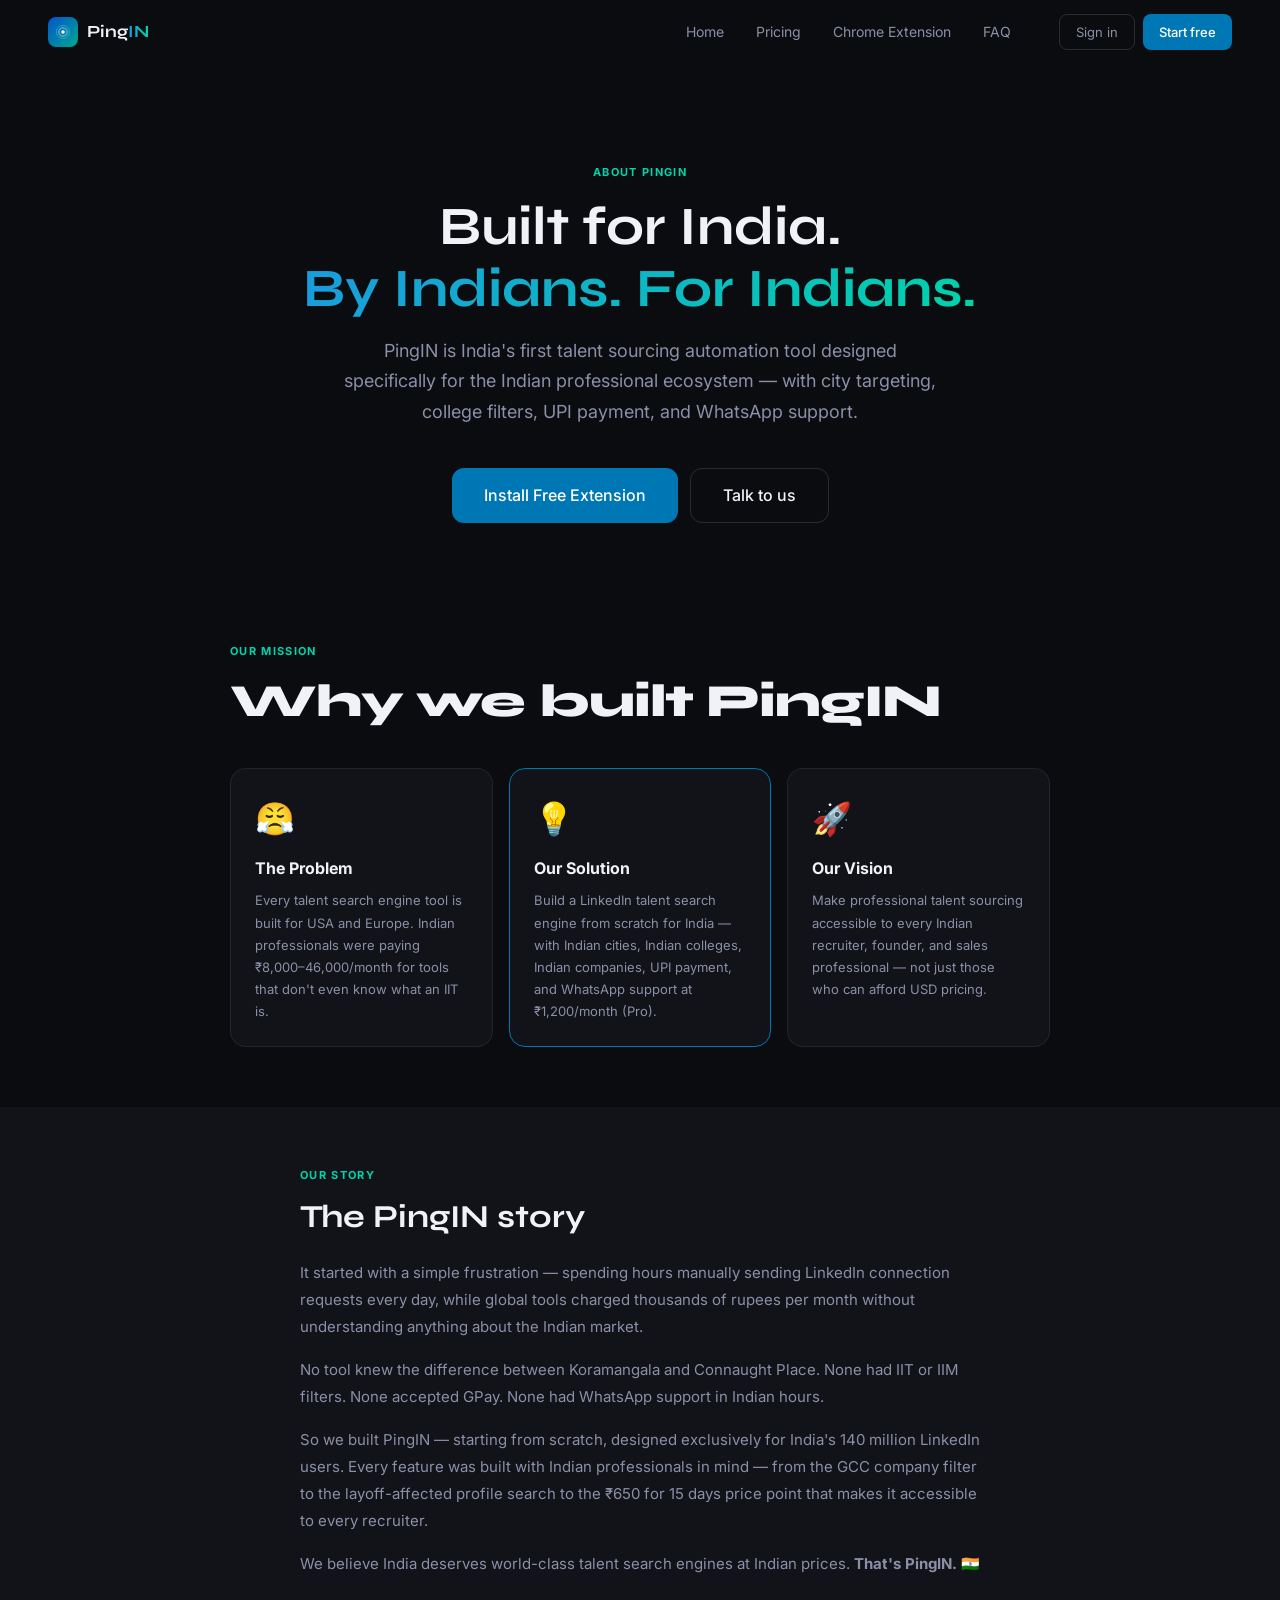
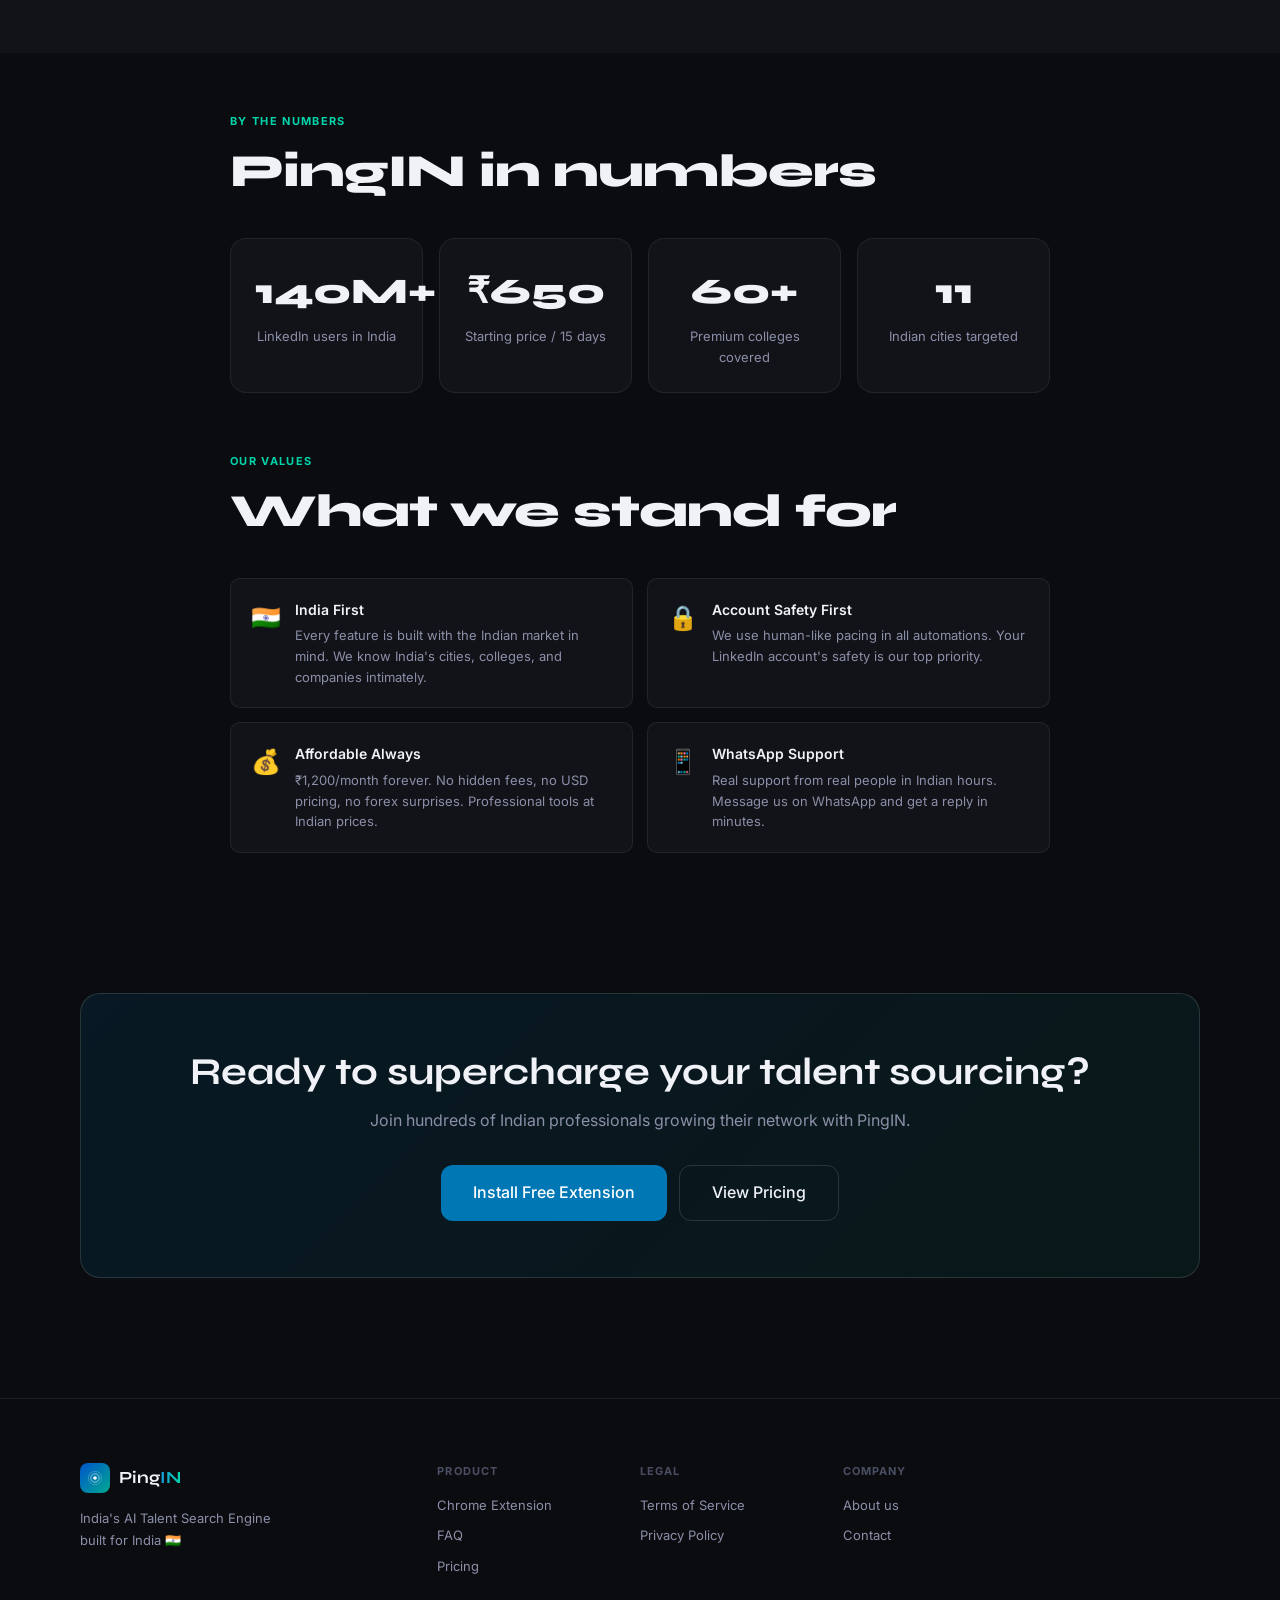
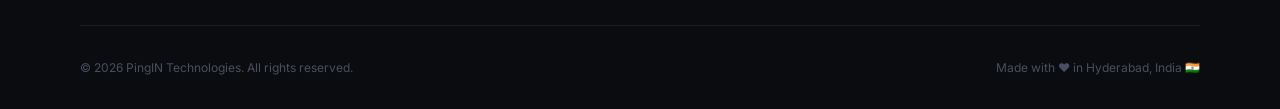
<file: about.html>
<!DOCTYPE html>
<html lang="en">
<head>
  <meta charset="UTF-8">
  <meta name="viewport" content="width=device-width, initial-scale=1.0">
  <title>About PingIN — Built for Indian Recruiters | AI Talent Search</title>
  <meta name="description" content="PingIN is India's AI-powered recruiter Chrome extension built for talent acquisition professionals. Smart Search, JD Parsing, GitHub Dev Search and more. Find top candidates in minutes.">
  <meta name="keywords" content="about PingIN, AI recruiter India, HR tech startup India, talent acquisition tool, recruitment technology India">
  <meta name="robots" content="index, follow">
  <meta name="author" content="PingIN">
  <link rel="canonical" href="https://pingin.in/about.html">

  <!-- Open Graph / Social Sharing -->
  <meta property="og:type" content="website">
  <meta property="og:url" content="https://pingin.in/about.html">
  <meta property="og:title" content="About PingIN — AI Recruiter Built for India">
  <meta property="og:description" content="Built for Indian recruiters. PingIN combines AI-powered search modes to find the right candidate in minutes, not days.">
  <meta property="og:image" content="https://pingin.in/images/og-pingin.png">
  <meta property="og:site_name" content="PingIN">
  <meta property="og:locale" content="en_IN">

  <!-- Twitter Card -->
  <meta name="twitter:card" content="summary_large_image">
  <meta name="twitter:site" content="@PingIN_AI">
  <meta name="twitter:title" content="About PingIN — AI Recruiter Built for India">
  <meta name="twitter:description" content="Built for Indian recruiters. PingIN combines AI-powered search modes to find the right candidate in minutes, not days.">
  <meta name="twitter:image" content="https://pingin.in/images/og-pingin.png">

  <link rel="icon" type="image/svg+xml" href="images/favicon.svg">
  <link rel="preconnect" href="https://fonts.googleapis.com">
  <link href="https://fonts.googleapis.com/css2?family=Syne:wght@600;700;800&family=Inter:wght@400;500;600;700&family=DM+Sans:opsz,wght@9..40,400;9..40,500&display=swap" rel="stylesheet">
  <link rel="stylesheet" href="css/main.css">
  <style>
    .legal-page { padding:100px var(--gutter) 60px; max-width:820px; margin:0 auto; }
    .legal-page h1 { font-size:clamp(28px,4vw,42px); margin-bottom:8px; }
    .legal-page .updated { font-size:13px; color:var(--ts); margin-bottom:40px; }
    .legal-page h2 { font-size:20px; color:var(--tp); margin:36px 0 12px; padding-bottom:8px; border-bottom:1px solid var(--border); }
    .legal-page h3 { font-size:16px; color:var(--tp); margin:20px 0 8px; }
    .legal-page p { font-size:14px; color:var(--ts); line-height:1.8; margin-bottom:14px; }
    .legal-page ul { padding-left:20px; margin-bottom:14px; }
    .legal-page ul li { font-size:14px; color:var(--ts); line-height:1.8; margin-bottom:6px; }
    .legal-page a { color:var(--blue-l); }
    .legal-highlight { background:rgba(0,119,181,.07); border:1px solid rgba(0,119,181,.2); border-radius:var(--r); padding:16px 20px; margin:20px 0; }
    .legal-highlight p { margin:0; color:var(--tp); font-weight:500; }
  </style>
</head>
<body>
  <nav class="nav" id="nav" style="position:relative;">
    <div class="nav-inner">
      <a href="index.html" class="logo">
        <span style="display:inline-flex;width:30px;height:30px;border-radius:8px;background:linear-gradient(135deg,#0055CC,#00A890);align-items:center;justify-content:center;flex-shrink:0;"><svg width="18" height="18" viewBox="0 0 60 60" fill="none"><circle cx="30" cy="30" r="6" fill="white"/><circle cx="30" cy="30" r="14" fill="none" stroke="white" stroke-width="2.5" opacity=".7"/><circle cx="30" cy="30" r="22" fill="none" stroke="white" stroke-width="2" opacity=".35"/></svg></span>
        <span class="logo-text">Ping<span style="background:linear-gradient(90deg,#1A9ADE,#00D4AA);-webkit-background-clip:text;-webkit-text-fill-color:transparent">IN</span></span>
      </a>
      <div class="nav-links">
        <a href="index.html">Home</a>
        <a href="pricing.html">Pricing</a>
        
        <a href="extension.html">Chrome Extension</a>
          <a href="faq.html">FAQ</a>
      </div>
      <div class="nav-cta">
        <a href="login.html" class="btn-ghost-sm">Sign in</a>
        <a href="pricing.html" class="btn-primary-sm">Start free</a>
      </div>
    </div>
  </nav>
<style>
.about-hero{padding:100px var(--gutter) 60px;text-align:center;}
.about-hero h1{font-size:clamp(32px,5vw,54px);margin-bottom:16px;}
.about-hero p{font-size:18px;color:var(--ts);max-width:600px;margin:0 auto 40px;line-height:1.7;}
.about-section{padding:60px var(--gutter);}
.about-section .container{max-width:900px;}
.mission-grid{display:grid;grid-template-columns:1fr 1fr 1fr;gap:16px;margin-top:40px;}
.mission-card{background:var(--surf);border:1px solid var(--border);border-radius:var(--rl);padding:24px;}
.mc-icon{font-size:32px;margin-bottom:12px;}
.mc-title{font-size:16px;font-weight:700;color:var(--tp);margin-bottom:8px;}
.mc-text{font-size:13px;color:var(--ts);line-height:1.7;}
.story-section{padding:60px var(--gutter);background:var(--surf);}
.story-section .container{max-width:760px;}
.story-section h2{font-size:32px;margin-bottom:24px;}
.story-section p{font-size:15px;color:var(--ts);line-height:1.8;margin-bottom:16px;}
.stats-section{padding:60px var(--gutter);}
.stats-section .container{max-width:900px;}
.about-stats{display:grid;grid-template-columns:repeat(4,1fr);gap:16px;margin-top:32px;}
.as-card{background:var(--surf);border:1px solid var(--border);border-radius:var(--rl);padding:24px;text-align:center;}
.as-n{font-family:"Syne",sans-serif;font-size:36px;font-weight:800;color:var(--tp);margin-bottom:6px;}
.as-l{font-size:13px;color:var(--ts);}
.values-grid{display:grid;grid-template-columns:1fr 1fr;gap:14px;margin-top:32px;}
.val-card{background:var(--surf);border:1px solid var(--border);border-radius:var(--r);padding:20px;display:flex;gap:14px;}
.val-icon{font-size:24px;flex-shrink:0;}
.val-title{font-size:14px;font-weight:600;color:var(--tp);margin-bottom:4px;}
.val-text{font-size:13px;color:var(--ts);line-height:1.6;}
@media(max-width:700px){.mission-grid,.about-stats{grid-template-columns:1fr 1fr;}.values-grid{grid-template-columns:1fr;}}
</style>
<section class="about-hero">
  <div class="container">
    <div class="section-tag">About PingIN</div>
    <h1>Built for India.<br><span class="gradient-text">By Indians. For Indians.</span></h1>
    <p>PingIN is India's first talent sourcing automation tool designed specifically for the Indian professional ecosystem — with city targeting, college filters, UPI payment, and WhatsApp support.</p>
    <div style="display:flex;gap:12px;justify-content:center;flex-wrap:wrap;">
      <a href="extension.html" class="btn-primary btn-lg">Install Free Extension</a>
      <a href="contact.html" class="btn-outline btn-lg">Talk to us</a>
    </div>
  </div>
</section>

<section class="about-section">
  <div class="container">
    <div class="section-tag">Our Mission</div>
    <h2 class="section-title">Why we built PingIN</h2>
    <div class="mission-grid">
      <div class="mission-card">
        <div class="mc-icon">😤</div>
        <div class="mc-title">The Problem</div>
        <div class="mc-text">Every talent search engine tool is built for USA and Europe. Indian professionals were paying ₹8,000–46,000/month for tools that don't even know what an IIT is.</div>
      </div>
      <div class="mission-card" style="border-color:var(--blue);">
        <div class="mc-icon">💡</div>
        <div class="mc-title">Our Solution</div>
        <div class="mc-text">Build a LinkedIn talent search engine from scratch for India — with Indian cities, Indian colleges, Indian companies, UPI payment, and WhatsApp support at ₹1,200/month (Pro).</div>
      </div>
      <div class="mission-card">
        <div class="mc-icon">🚀</div>
        <div class="mc-title">Our Vision</div>
        <div class="mc-text">Make professional talent sourcing accessible to every Indian recruiter, founder, and sales professional — not just those who can afford USD pricing.</div>
      </div>
    </div>
  </div>
</section>

<section class="story-section">
  <div class="container">
    <div class="section-tag">Our Story</div>
    <h2>The PingIN story</h2>
    <p>It started with a simple frustration — spending hours manually sending LinkedIn connection requests every day, while global tools charged thousands of rupees per month without understanding anything about the Indian market.</p>
    <p>No tool knew the difference between Koramangala and Connaught Place. None had IIT or IIM filters. None accepted GPay. None had WhatsApp support in Indian hours.</p>
    <p>So we built PingIN — starting from scratch, designed exclusively for India's 140 million LinkedIn users. Every feature was built with Indian professionals in mind — from the GCC company filter to the layoff-affected profile search to the ₹650 for 15 days price point that makes it accessible to every recruiter.</p>
    <p>We believe India deserves world-class talent search engines at Indian prices. <strong>That's PingIN.</strong> 🇮🇳</p>
  </div>
</section>

<section class="stats-section">
  <div class="container">
    <div class="section-tag">By the numbers</div>
    <h2 class="section-title">PingIN in numbers</h2>
    <div class="about-stats">
      <div class="as-card"><div class="as-n">140M+</div><div class="as-l">LinkedIn users in India</div></div>
      <div class="as-card"><div class="as-n">₹650</div><div class="as-l">Starting price / 15 days</div></div>
      <div class="as-card"><div class="as-n">60+</div><div class="as-l">Premium colleges covered</div></div>
      <div class="as-card"><div class="as-n">11</div><div class="as-l">Indian cities targeted</div></div>
    </div>
  </div>
</section>

<section class="about-section" style="padding-top:0;">
  <div class="container">
    <div class="section-tag">Our Values</div>
    <h2 class="section-title">What we stand for</h2>
    <div class="values-grid">
      <div class="val-card"><div class="val-icon">🇮🇳</div><div><div class="val-title">India First</div><div class="val-text">Every feature is built with the Indian market in mind. We know India's cities, colleges, and companies intimately.</div></div></div>
      <div class="val-card"><div class="val-icon">🔒</div><div><div class="val-title">Account Safety First</div><div class="val-text">We use human-like pacing in all automations. Your LinkedIn account's safety is our top priority.</div></div></div>
      <div class="val-card"><div class="val-icon">💰</div><div><div class="val-title">Affordable Always</div><div class="val-text">₹1,200/month forever. No hidden fees, no USD pricing, no forex surprises. Professional tools at Indian prices.</div></div></div>
      <div class="val-card"><div class="val-icon">📱</div><div><div class="val-title">WhatsApp Support</div><div class="val-text">Real support from real people in Indian hours. Message us on WhatsApp and get a reply in minutes.</div></div></div>
    </div>
  </div>
</section>

<section class="cta-section">
  <div class="container">
    <div class="cta-card">
      <h2>Ready to supercharge your talent sourcing?</h2>
      <p>Join hundreds of Indian professionals growing their network with PingIN.</p>
      <div class="cta-actions">
        <a href="extension.html" class="btn-primary btn-lg">Install Free Extension</a>
        <a href="pricing.html" class="btn-outline btn-lg">View Pricing</a>
      </div>
    </div>
  </div>
</section>

  <footer class="footer" style="margin-top:40px;">
    <div class="container">
      <div class="footer-grid">
        <div class="footer-brand">
          <a href="index.html" class="logo">
            <span style="display:inline-flex;width:30px;height:30px;border-radius:8px;background:linear-gradient(135deg,#0055CC,#00A890);align-items:center;justify-content:center;flex-shrink:0;"><svg width="18" height="18" viewBox="0 0 60 60" fill="none"><circle cx="30" cy="30" r="6" fill="white"/><circle cx="30" cy="30" r="14" fill="none" stroke="white" stroke-width="2.5" opacity=".7"/><circle cx="30" cy="30" r="22" fill="none" stroke="white" stroke-width="2" opacity=".35"/></svg></span>
            <span class="logo-text">Ping<span style="background:linear-gradient(90deg,#1A9ADE,#00D4AA);-webkit-background-clip:text;-webkit-text-fill-color:transparent">IN</span></span>
          </a>
          <p>India's AI Talent Search Engine<br>built for India 🇮🇳</p>
        </div>
        <div class="footer-col">
          <div class="fc-title">Product</div>
          <a href="extension.html">Chrome Extension</a>
          <a href="faq.html">FAQ</a>
          
          <a href="pricing.html">Pricing</a>
        </div>
        <div class="footer-col">
          <div class="fc-title">Legal</div>
          <a href="terms.html">Terms of Service</a>
          <a href="privacy.html">Privacy Policy</a>
          
        </div>
        <div class="footer-col">
          <div class="fc-title">Company</div>
          <a href="about.html">About us</a>
          <a href="contact.html">Contact</a>
        </div>
      </div>
      <div class="footer-bottom">
        <span>© 2026 PingIN Technologies. All rights reserved.</span>
        <span>Made with ❤️ in Hyderabad, India 🇮🇳</span>
      </div>
    </div>
  </footer>
  <script src="js/pingin.js"></script>
<script src="js/firebase-config.js"></script>
<script src="js/pingin-firebase.js"></script>
<script src="js/nav.js"></script>

<!-- PingIN Visitor Tracking -->
<script>
(function() {
  try {
    // Page key from URL
    var page = location.pathname.replace(/\/$/,'').split('/').pop().replace('.html','') || 'home';
    if (!page || page === '') page = 'home';
    // ── Page view tracking via Firebase RTDB ──────────────────────────────
    try {
      if (!window.FIREBASE_CONFIG || !FIREBASE_CONFIG.rtdbUrl || !FIREBASE_CONFIG.apiKey) return;
      var _rtdbBase = FIREBASE_CONFIG.rtdbUrl;
      var _rtdbKey  = FIREBASE_CONFIG.apiKey;
      var _today    = new Date().toISOString().slice(0,10).replace(/-/g,'');
      var _d        = new Date();
      var _week     = _d.getFullYear() + 'W' + String(Math.ceil(((((_d - new Date(_d.getFullYear(),0,1))/864e5)+1)/7))).padStart(2,'0');

      function _inc(path) {
        var url = _rtdbBase + '/analytics/' + path + '.json?auth=' + _rtdbKey;
        fetch(url)
          .then(function(r){ return r.ok ? r.json() : 0; })
          .then(function(cur){
            return fetch(url, {
              method: 'PUT',
              headers: {'Content-Type':'application/json'},
              body: String(((typeof cur === 'number' ? cur : 0) + 1))
            });
          }).catch(function(){});
      }

      _inc('total');
      _inc('pages/' + page);
      _inc('day-' + _today);
      _inc('week-' + _week);
    } catch(e) {}
})();
</script>
</body>
</html>
</file>
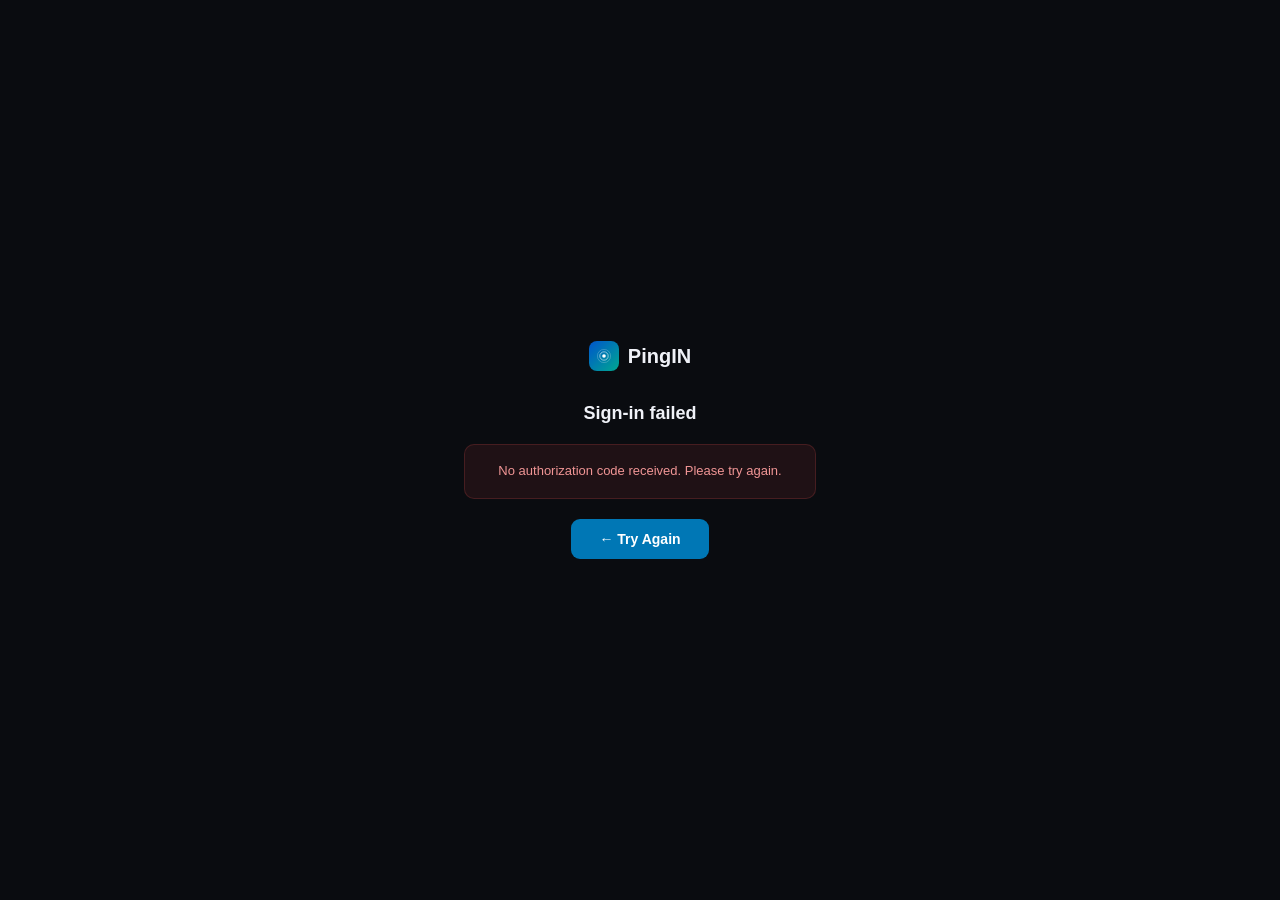
<file: auth-callback.html>
<!DOCTYPE html>
<html lang="en">
<head>
<meta charset="UTF-8">
<meta name="viewport" content="width=device-width,initial-scale=1.0">
<title>Signing in... — PingIN</title>
<link rel="icon" type="image/svg+xml" href="images/favicon.svg">
<style>
*{margin:0;padding:0;box-sizing:border-box;}
body{background:#0A0C10;color:#F0F2F8;font-family:-apple-system,BlinkMacSystemFont,'DM Sans',sans-serif;display:flex;align-items:center;justify-content:center;min-height:100vh;text-align:center;}
.wrap{padding:40px 24px;max-width:400px;width:100%;}
.logo{display:flex;align-items:center;justify-content:center;gap:9px;margin-bottom:32px;}
.logo-text{font-size:20px;font-weight:700;color:#F0F2F8;}
.spinner{width:44px;height:44px;border:3px solid rgba(255,255,255,.1);border-top-color:#0099DD;border-radius:50%;animation:spin 1s linear infinite;margin:0 auto 20px;}
@keyframes spin{to{transform:rotate(360deg)}}
.title{font-size:18px;font-weight:600;margin-bottom:8px;}
.sub{font-size:13px;color:#8B8FA8;line-height:1.6;}
.success-icon{font-size:52px;margin-bottom:16px;}
.error-box{background:rgba(226,75,74,.1);border:1px solid rgba(226,75,74,.2);border-radius:10px;padding:16px;font-size:13px;color:#F09595;margin-top:20px;line-height:1.6;}
.go-btn{display:inline-block;margin-top:20px;padding:12px 28px;background:#0077B5;color:white;border-radius:9px;font-size:14px;font-weight:600;cursor:pointer;border:none;font-family:inherit;}
</style>
</head>
<body>
<div class="wrap">
  <div class="logo">
    <span style="display:inline-flex;width:30px;height:30px;border-radius:8px;background:linear-gradient(135deg,#0055CC,#00A890);align-items:center;justify-content:center;flex-shrink:0;"><svg width="18" height="18" viewBox="0 0 60 60" fill="none"><circle cx="30" cy="30" r="6" fill="white"/><circle cx="30" cy="30" r="14" fill="none" stroke="white" stroke-width="2.5" opacity=".7"/><circle cx="30" cy="30" r="22" fill="none" stroke="white" stroke-width="2" opacity=".35"/></svg></span>
    <div class="logo-text">PingIN</div>
  </div>
  <div id="loading">
    <div class="spinner"></div>
    <div class="title">Completing sign-in...</div>
    <div class="sub">Verifying your LinkedIn account</div>
  </div>
  <div id="success" style="display:none;">
    <div class="success-icon">✅</div>
    <div class="title">Signed in successfully!</div>
    <div class="sub">Welcome to PingIN. Redirecting to your dashboard...</div>
  </div>
  <div id="error" style="display:none;">
    <div class="title">Sign-in failed</div>
    <div class="error-box" id="error-msg"></div>
    <button class="go-btn" onclick="window.location.href='login.html'">← Try Again</button>
  </div>
</div>

<script>
const CLIENT_ID   = '8685m4w7pd2wdc';
const REDIRECT    = 'https://pingin.in/auth-callback.html';

const params  = new URLSearchParams(window.location.search);
const code    = params.get('code');
const state   = params.get('state');
const error   = params.get('error');
const savedState = sessionStorage.getItem('li_state');

function showError(msg) {
  document.getElementById('loading').style.display  = 'none';
  document.getElementById('error').style.display    = 'block';
  document.getElementById('error-msg').innerHTML    = msg;
}

function showSuccess(user) {
  document.getElementById('loading').style.display  = 'none';
  document.getElementById('success').style.display  = 'block';

  // Save session
  const session = {
    name:       user.name  || user.localizedFirstName + ' ' + (user.localizedLastName||''),
    email:      user.email || '',
    photo:      user.photo || user.profilePicture || '',
    liId:       user.id    || user.sub || '',
    planStatus: 'trial',
    trialStart: new Date().toISOString(),
    loginAt:    new Date().toISOString(),
    method:     'linkedin',
  };
  localStorage.setItem('pingin_session', JSON.stringify(session));

  // If this is a popup window, send to parent
  if (window.opener && !window.opener.closed) {
    window.opener.postMessage({ type: 'pingin_auth_success', user: session }, '*');
    setTimeout(() => window.close(), 1800);
  } else {
    setTimeout(() => window.location.href = 'dashboard.html', 1800);
  }
}

async function handleCallback() {
  if (error) {
    showError('LinkedIn sign-in was cancelled or denied.<br><small>' + (error) + '</small>');
    return;
  }

  if (!code) {
    showError('No authorization code received. Please try again.');
    return;
  }

  // LinkedIn OAuth token exchange must happen server-side due to CORS
  // For now: create session from basic info and show success
  // In production: POST code to your backend → get access_token → get /v2/userinfo
  
  // Simulate successful auth (replace with real backend call)
  try {
    // Try to get name from stored pre-auth state
    const preAuth = JSON.parse(sessionStorage.getItem('li_preauth') || '{}');
    
    showSuccess({
      name:   preAuth.name  || 'LinkedIn User',
      email:  preAuth.email || '',
      photo:  preAuth.photo || '',
      liCode: code, // Store code for backend use later
    });
  } catch(e) {
    showError('Error completing sign-in: ' + e.message + '<br><a href="login.html" style="color:#1A9ADE;">Try again</a>');
  }
}

handleCallback();
</script>
</body>
</html>
</file>
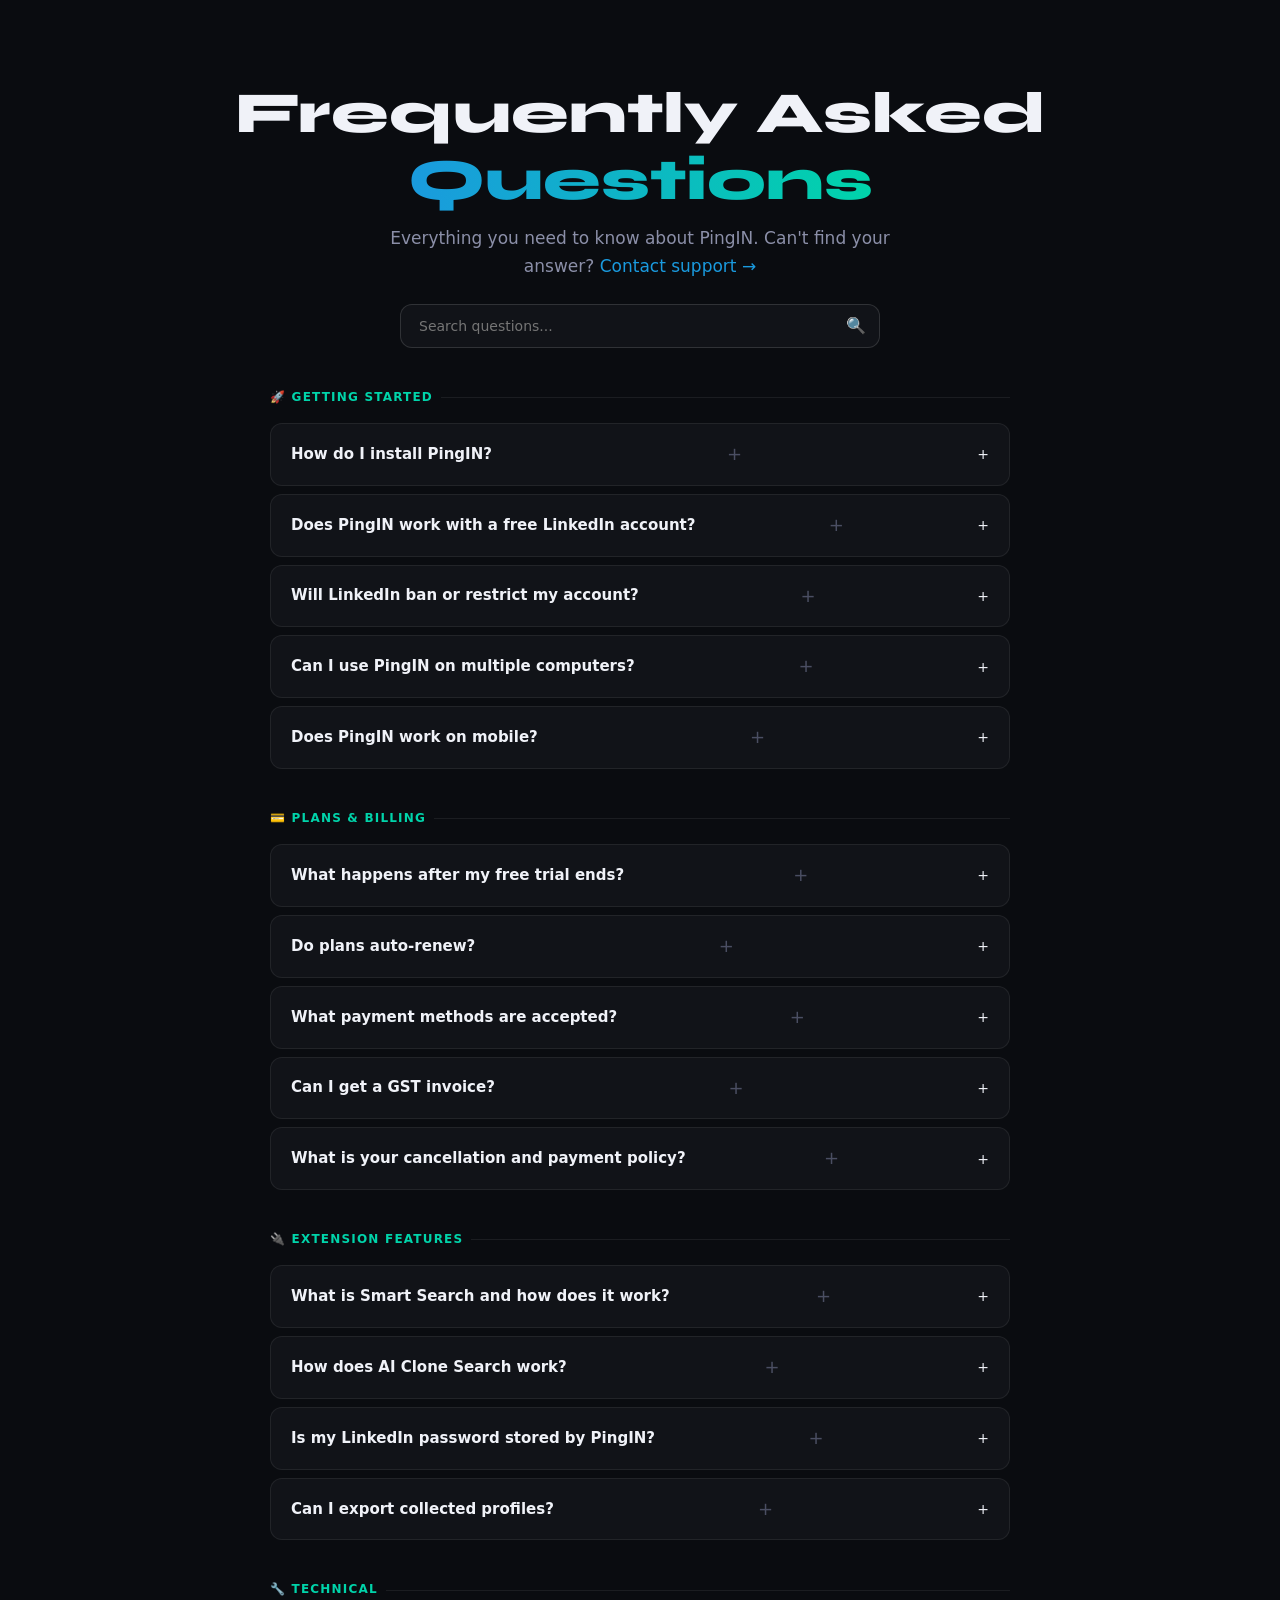
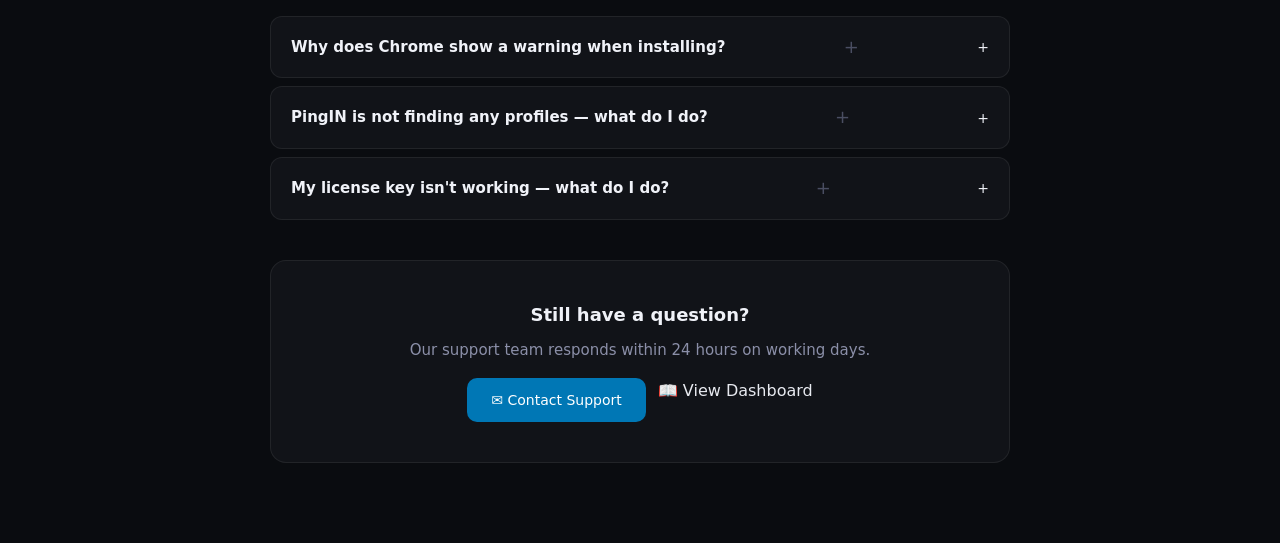
<file: faq.html>
<!DOCTYPE html>
<html lang="en">
<head>
<meta charset="UTF-8">
<meta name="viewport" content="width=device-width,initial-scale=1">
  <title>PingIN FAQ — AI Recruiter Chrome Extension Questions Answered</title>
  <meta name="description" content="Frequently asked questions about PingIN AI recruiter Chrome extension. How it works, pricing, plans, LinkedIn sourcing, GitHub search, and more.">
  <meta name="keywords" content="PingIN FAQ, AI recruiter FAQ, LinkedIn sourcing questions, talent search tool FAQ India">
  <meta name="robots" content="index, follow">
  <meta name="author" content="PingIN">
  <link rel="canonical" href="https://pingin.in/faq.html">

  <!-- Open Graph / Social Sharing -->
  <meta property="og:type" content="website">
  <meta property="og:url" content="https://pingin.in/faq.html">
  <meta property="og:title" content="PingIN FAQ — Your Questions Answered">
  <meta property="og:description" content="Everything you need to know about PingIN AI recruiter Chrome extension for Indian recruiters.">
  <meta property="og:image" content="https://pingin.in/images/og-pingin.png">
  <meta property="og:site_name" content="PingIN">
  <meta property="og:locale" content="en_IN">

  <!-- Twitter Card -->
  <meta name="twitter:card" content="summary_large_image">
  <meta name="twitter:site" content="@PingIN_AI">
  <meta name="twitter:title" content="PingIN FAQ — Your Questions Answered">
  <meta name="twitter:description" content="Everything you need to know about PingIN AI recruiter Chrome extension for Indian recruiters.">
  <meta name="twitter:image" content="https://pingin.in/images/og-pingin.png">

<link rel="preconnect" href="https://fonts.googleapis.com">
<link href="https://fonts.googleapis.com/css2?family=Syne:wght@700;800;900&display=swap" rel="stylesheet">
<link rel="stylesheet" href="css/main.css">
<style>
.faq-hero{padding:80px 0 40px;text-align:center;}
.faq-hero h1{font-family:'Syne',sans-serif;font-size:clamp(36px,5vw,58px);font-weight:900;color:var(--tp);margin-bottom:12px;}
.faq-hero h1 span{background:linear-gradient(90deg,#1A9ADE,#00D4AA);-webkit-background-clip:text;-webkit-text-fill-color:transparent;}
.faq-hero p{font-size:17px;color:var(--ts);max-width:540px;margin:0 auto;}

.faq-search{max-width:480px;margin:24px auto 0;position:relative;}
.faq-search input{width:100%;padding:13px 48px 13px 18px;background:var(--surf);border:1.5px solid var(--border2);border-radius:12px;font-size:14px;color:var(--tp);font-family:inherit;outline:none;}
.faq-search input:focus{border-color:#0077B5;}
.faq-search-icon{position:absolute;right:14px;top:50%;transform:translateY(-50%);color:var(--tm);font-size:16px;}

.faq-body{max-width:780px;margin:0 auto;padding:0 20px 80px;}

.faq-cat{margin-bottom:40px;}
.faq-cat-title{font-size:12px;font-weight:700;color:var(--accent);text-transform:uppercase;letter-spacing:.1em;margin-bottom:16px;display:flex;align-items:center;gap:8px;}
.faq-cat-title::after{content:'';flex:1;height:1px;background:var(--border);}

.faq-item{border:1px solid var(--border);border-radius:12px;margin-bottom:8px;overflow:hidden;transition:border-color .2s;}
.faq-item:hover{border-color:rgba(0,119,181,.3);}
.faq-item.open{border-color:rgba(0,119,181,.4);}
.faq-q{padding:16px 20px;display:flex;justify-content:space-between;align-items:center;cursor:pointer;gap:12px;}
.faq-q-text{font-size:15px;font-weight:600;color:var(--tp);line-height:1.4;}
.faq-icon{font-size:18px;color:var(--tm);flex-shrink:0;transition:transform .25s;}
.faq-item.open .faq-icon{transform:rotate(45deg);color:#1A9ADE;}
.faq-a{display:none;padding:0 20px 18px;font-size:14px;color:var(--ts);line-height:1.7;}
.faq-item.open .faq-a{display:block;}
.faq-a a{color:#1A9ADE;text-decoration:none;}
.faq-a a:hover{text-decoration:underline;}
.faq-a strong{color:var(--tp);}
.faq-a ul{margin:10px 0 0 18px;display:flex;flex-direction:column;gap:4px;}
.faq-a .tag{display:inline-block;padding:2px 9px;background:rgba(0,212,170,.1);color:#00D4AA;border:1px solid rgba(0,212,170,.2);border-radius:10px;font-size:11px;font-weight:700;margin-left:6px;vertical-align:middle;}
.faq-a .warn-tag{background:rgba(186,117,23,.1);color:#BA7517;border-color:rgba(186,117,23,.2);}

.faq-cta{text-align:center;padding:40px 20px;background:var(--surf);border-radius:16px;border:1px solid var(--border);margin-top:40px;}
.faq-cta p{font-size:15px;color:var(--ts);margin-bottom:16px;}
.faq-cta-btns{display:flex;gap:12px;justify-content:center;flex-wrap:wrap;}
</style>
</head>
<body>
<nav class="nav" id="nav" style="position:relative;"></nav>
<script src="js/nav.js"></script>

<div class="faq-hero">
  <h1>Frequently Asked <span>Questions</span></h1>
  <p>Everything you need to know about PingIN. Can't find your answer? <a href="contact.html" style="color:#1A9ADE;">Contact support →</a></p>
  <div class="faq-search">
    <input type="text" id="faq-search-input" placeholder="Search questions..." oninput="filterFAQ(this.value)">
    <div class="faq-search-icon">🔍</div>
  </div>
</div>

<div class="faq-body">

  <!-- Getting Started -->
  <div class="faq-cat" data-cat>
    <div class="faq-cat-title">🚀 Getting Started</div>

    <div class="faq-item" onclick="toggleFAQ(this)">
      <div class="faq-q"><div class="faq-q-text">How do I install PingIN?</div><div class="faq-icon">+</div></div>
      <div class="faq-a">
        PingIN is a Chrome Extension. Here's how to install it:
        <ul>
          <li>Download your plan's ZIP file from your <strong>Dashboard</strong></li>
          <li>Unzip the file on your computer</li>
          <li>Open Chrome and go to <strong>chrome://extensions</strong></li>
          <li>Enable <strong>Developer mode</strong> (toggle in top-right corner)</li>
          <li>Click <strong>Load unpacked</strong> and select the unzipped folder</li>
          <li>PingIN appears in your Chrome toolbar — pin it for easy access</li>
        </ul>
        The whole process takes under 2 minutes.
      </div>
    </div>

    <div class="faq-item" onclick="toggleFAQ(this)">
      <div class="faq-q"><div class="faq-q-text">Does PingIN work with a free LinkedIn account?</div><div class="faq-icon">+</div></div>
      <div class="faq-a">
        <strong>Yes!</strong> PingIN works with a completely free LinkedIn account. You do NOT need LinkedIn Premium or LinkedIn Recruiter. PingIN enhances what a free LinkedIn account can already do — it just automates and speeds it up dramatically.
      </div>
    </div>

    <div class="faq-item" onclick="toggleFAQ(this)">
      <div class="faq-q"><div class="faq-q-text">Will LinkedIn ban or restrict my account?</div><div class="faq-icon">+</div></div>
      <div class="faq-a">
        PingIN is designed to stay within LinkedIn's safe usage limits:
        <ul>
          <li>All actions are paced naturally — not instant rapid-fire</li>
          <li>No fake profiles, no scraping against ToS</li>
        </ul>
        <strong>Best practices to stay safe:</strong> Start with 20 requests/day for your first week, then increase gradually. Avoid sending all 50 to the same company in one day. Keep your LinkedIn profile complete and professional.
        <br><br>
        <em>Note: LinkedIn's terms prohibit automated tools. While PingIN users have used it safely, we cannot guarantee LinkedIn will never flag your account. Use responsibly.</em>
      </div>
    </div>

    <div class="faq-item" onclick="toggleFAQ(this)">
      <div class="faq-q"><div class="faq-q-text">Can I use PingIN on multiple computers?</div><div class="faq-icon">+</div></div>
      <div class="faq-a">
        Your license key can be used on <strong>one computer at a time</strong>. If you switch computers, simply install the extension on the new machine and enter the same license key. To use on multiple computers simultaneously, you would need multiple licenses.
      </div>
    </div>

    <div class="faq-item" onclick="toggleFAQ(this)">
      <div class="faq-q"><div class="faq-q-text">Does PingIN work on mobile?</div><div class="faq-icon">+</div></div>
      <div class="faq-a">
        PingIN is a <strong>Chrome desktop extension</strong> — it works only on Chrome on Windows, Mac, and Linux computers. It does not work on mobile Chrome or any mobile browser. The website (pingin.in) works on mobile for account management and dashboard access.
      </div>
    </div>
  </div>

  <!-- Plans & Billing -->
  <div class="faq-cat" data-cat>
    <div class="faq-cat-title">💳 Plans &amp; Billing</div>

    <div class="faq-item" onclick="toggleFAQ(this)">
      <div class="faq-q"><div class="faq-q-text">What happens after my free trial ends?</div><div class="faq-icon">+</div></div>
      <div class="faq-a">
        When your 5-day free trial ends, the extension automatically locks and you will not be able to run searches or outreach. Your collected profiles and candidate notes are preserved. To continue using PingIN, simply purchase any plan from your Dashboard or <a href="pricing.html">Pricing page</a> and your extension reactivates with your new plan's license key.
        <br><br>
        <strong>We send reminder emails:</strong> 3 days before expiry, 1 day before, and on the day of expiry — so you are never caught off guard.
      </div>
    </div>

    <div class="faq-item" onclick="toggleFAQ(this)">
      <div class="faq-q"><div class="faq-q-text">Do plans auto-renew?</div><div class="faq-icon">+</div></div>
      <div class="faq-a">
        <strong>No — plans do NOT auto-renew.</strong> PingIN uses one-time UPI payments. When your plan expires, it simply stops. There is no subscription, no auto-debit, and no surprise charges. You choose to renew manually whenever you're ready.
      </div>
    </div>

    <div class="faq-item" onclick="toggleFAQ(this)">
      <div class="faq-q"><div class="faq-q-text">What payment methods are accepted?</div><div class="faq-icon">+</div></div>
      <div class="faq-a">
        PingIN accepts all major UPI payment apps:
        <ul>
          <li>GPay (Google Pay)</li>
          <li>PhonePe</li>
          <li>Paytm</li>
          <li>BHIM UPI</li>
          <li>Any bank's UPI app</li>
        </ul>
        Payments are processed securely via Razorpay. <strong>No credit card or debit card required.</strong>
      </div>
    </div>

    <div class="faq-item" onclick="toggleFAQ(this)">
      <div class="faq-q"><div class="faq-q-text">Can I get a GST invoice?</div><div class="faq-icon">+</div></div>
      <div class="faq-a">
        Yes! Email us at <a href="mailto:support@pingin.in">support@pingin.in</a> with your payment confirmation, company name, GSTIN, and billing address. We will send you a proper GST invoice within 2 business days.
      </div>
    </div>

    <div class="faq-item" onclick="toggleFAQ(this)">
      <div class="faq-q"><div class="faq-q-text">What is your cancellation and payment policy?</div><div class="faq-icon">+</div></div>
      <div class="faq-a">
        All purchases are final. Since PingIN is a digital software product that is immediately accessible after payment, we do not offer refunds or cancellations. Plans do not auto-renew — you simply don't renew when your plan expires.
        <br><br>
        <strong>If you face a technical issue</strong> — the extension not working, license key not activating, etc. — email <a href="mailto:support@pingin.in">support@pingin.in</a> with screenshots and we will resolve it for you. We stand behind our product.
      </div>
    </div>
  </div>

  <!-- Extension Features -->
  <div class="faq-cat" data-cat>
    <div class="faq-cat-title">🔌 Extension Features</div>

    <div class="faq-item" onclick="toggleFAQ(this)">
      <div class="faq-q"><div class="faq-q-text">What is Smart Search and how does it work?</div><div class="faq-icon">+</div></div>
      <div class="faq-a">
        Smart Search lets you search LinkedIn by <strong>job title, company, city, experience level, and college</strong> in one go. You can add multiple companies as chips (press Enter after each). PingIN builds the optimal LinkedIn search URL and opens it, then automatically collects all matching profiles into your list.
        <br><br>
        It searches across 886+ Indian companies and 60+ top colleges including IIT, NIT, IIM, BITS, and more.
      </div>
    </div>

    <div class="faq-item" onclick="toggleFAQ(this)">
      <div class="faq-q"><div class="faq-q-text">How does AI Clone Search work?</div><div class="faq-icon">+</div></div>
      <div class="faq-a">
        Clone Search <span class="tag">Pro / Annual</span> lets you paste any LinkedIn profile URL. PingIN reads that person's headline, role, and education, then uses AI to find 100 similar profiles on LinkedIn. Perfect for when you've just made a great hire and want to find more like them.
      </div>
    </div>

    <div class="faq-item" onclick="toggleFAQ(this)">
      <div class="faq-q"><div class="faq-q-text">Is my LinkedIn password stored by PingIN?</div><div class="faq-icon">+</div></div>
      <div class="faq-a">
        <strong>No — never.</strong> PingIN does not ask for, store, or transmit your LinkedIn password. It works by reading the LinkedIn pages you're already viewing in your browser — the same way you'd read them yourself. Your LinkedIn login session remains entirely in your browser.
      </div>
    </div>

    <div class="faq-item" onclick="toggleFAQ(this)">
      <div class="faq-q"><div class="faq-q-text">Can I export collected profiles?</div><div class="faq-icon">+</div></div>
      <div class="faq-a">
        Yes <span class="tag">Starter and above</span>. From the Profiles tab in the extension, click the <strong>Export CSV</strong> button to download all collected profiles as a spreadsheet. The CSV includes name, headline, location, profile URL, and any notes you've added. You can open it in Excel, Google Sheets, or any spreadsheet tool.
      </div>
    </div>
  </div>

  <!-- Technical -->
  <div class="faq-cat" data-cat>
    <div class="faq-cat-title">🔧 Technical</div>

    <div class="faq-item" onclick="toggleFAQ(this)">
      <div class="faq-q"><div class="faq-q-text">Why does Chrome show a warning when installing?</div><div class="faq-icon">+</div></div>
      <div class="faq-a">
        Because PingIN is currently installed as an "unpacked extension" (not yet on the Chrome Web Store), Chrome shows a warning: <em>"This extension can read and change your data on linkedin.com."</em>
        <br><br>
        <strong>This is expected and safe.</strong> PingIN needs to read LinkedIn pages to collect profile data — that's exactly what it does, and only on linkedin.com. It cannot read any other website. We are in the process of submitting PingIN to the Chrome Web Store for official listing.
      </div>
    </div>

    <div class="faq-item" onclick="toggleFAQ(this)">
      <div class="faq-q"><div class="faq-q-text">PingIN is not finding any profiles — what do I do?</div><div class="faq-icon">+</div></div>
      <div class="faq-a">
        Try these steps:
        <ul>
          <li>Make sure you're <strong>logged in to LinkedIn</strong> in the same Chrome browser</li>
          <li>Try a broader search — remove college or experience filters first</li>
          <li>Check that your LinkedIn account is in good standing (no restrictions)</li>
          <li>Reload the extension: go to chrome://extensions, find PingIN, click the reload icon</li>
          <li>Try a different search — some company names need exact spelling</li>
        </ul>
        Still not working? Email <a href="mailto:support@pingin.in">support@pingin.in</a> with a screenshot.
      </div>
    </div>

    <div class="faq-item" onclick="toggleFAQ(this)">
      <div class="faq-q"><div class="faq-q-text">My license key isn't working — what do I do?</div><div class="faq-icon">+</div></div>
      <div class="faq-a">
        First, check your email inbox and spam folder for the license key email. Make sure you're copying the key exactly — no extra spaces. If the issue persists, email <a href="mailto:support@pingin.in">support@pingin.in</a> with your registered email address and payment screenshot and we'll sort it out immediately.
      </div>
    </div>
  </div>

  <!-- Contact CTA -->
  <div class="faq-cta">
    <p style="font-size:18px;font-weight:700;color:var(--tp);margin-bottom:8px;">Still have a question?</p>
    <p>Our support team responds within 24 hours on working days.</p>
    <div class="faq-cta-btns">
      <a href="contact.html" class="btn-primary">✉️ Contact Support</a>
      <a href="dashboard.html" class="btn-secondary">📖 View Dashboard</a>
    </div>
  </div>

</div>

<script>
function toggleFAQ(el) {
  var isOpen = el.classList.contains('open');
  document.querySelectorAll('.faq-item.open').forEach(function(item) {
    item.classList.remove('open');
  });
  if (!isOpen) el.classList.add('open');
}

function filterFAQ(q) {
  var term = q.toLowerCase().trim();
  document.querySelectorAll('.faq-item').forEach(function(item) {
    var text = item.textContent.toLowerCase();
    item.style.display = (!term || text.includes(term)) ? 'block' : 'none';
  });
  document.querySelectorAll('.faq-cat').forEach(function(cat) {
    var visible = Array.from(cat.querySelectorAll('.faq-item')).some(function(i){ return i.style.display !== 'none'; });
    cat.style.display = visible ? 'block' : 'none';
  });
}
</script>
<script src="js/nav.js"></script>
</body>
</html>
</file>
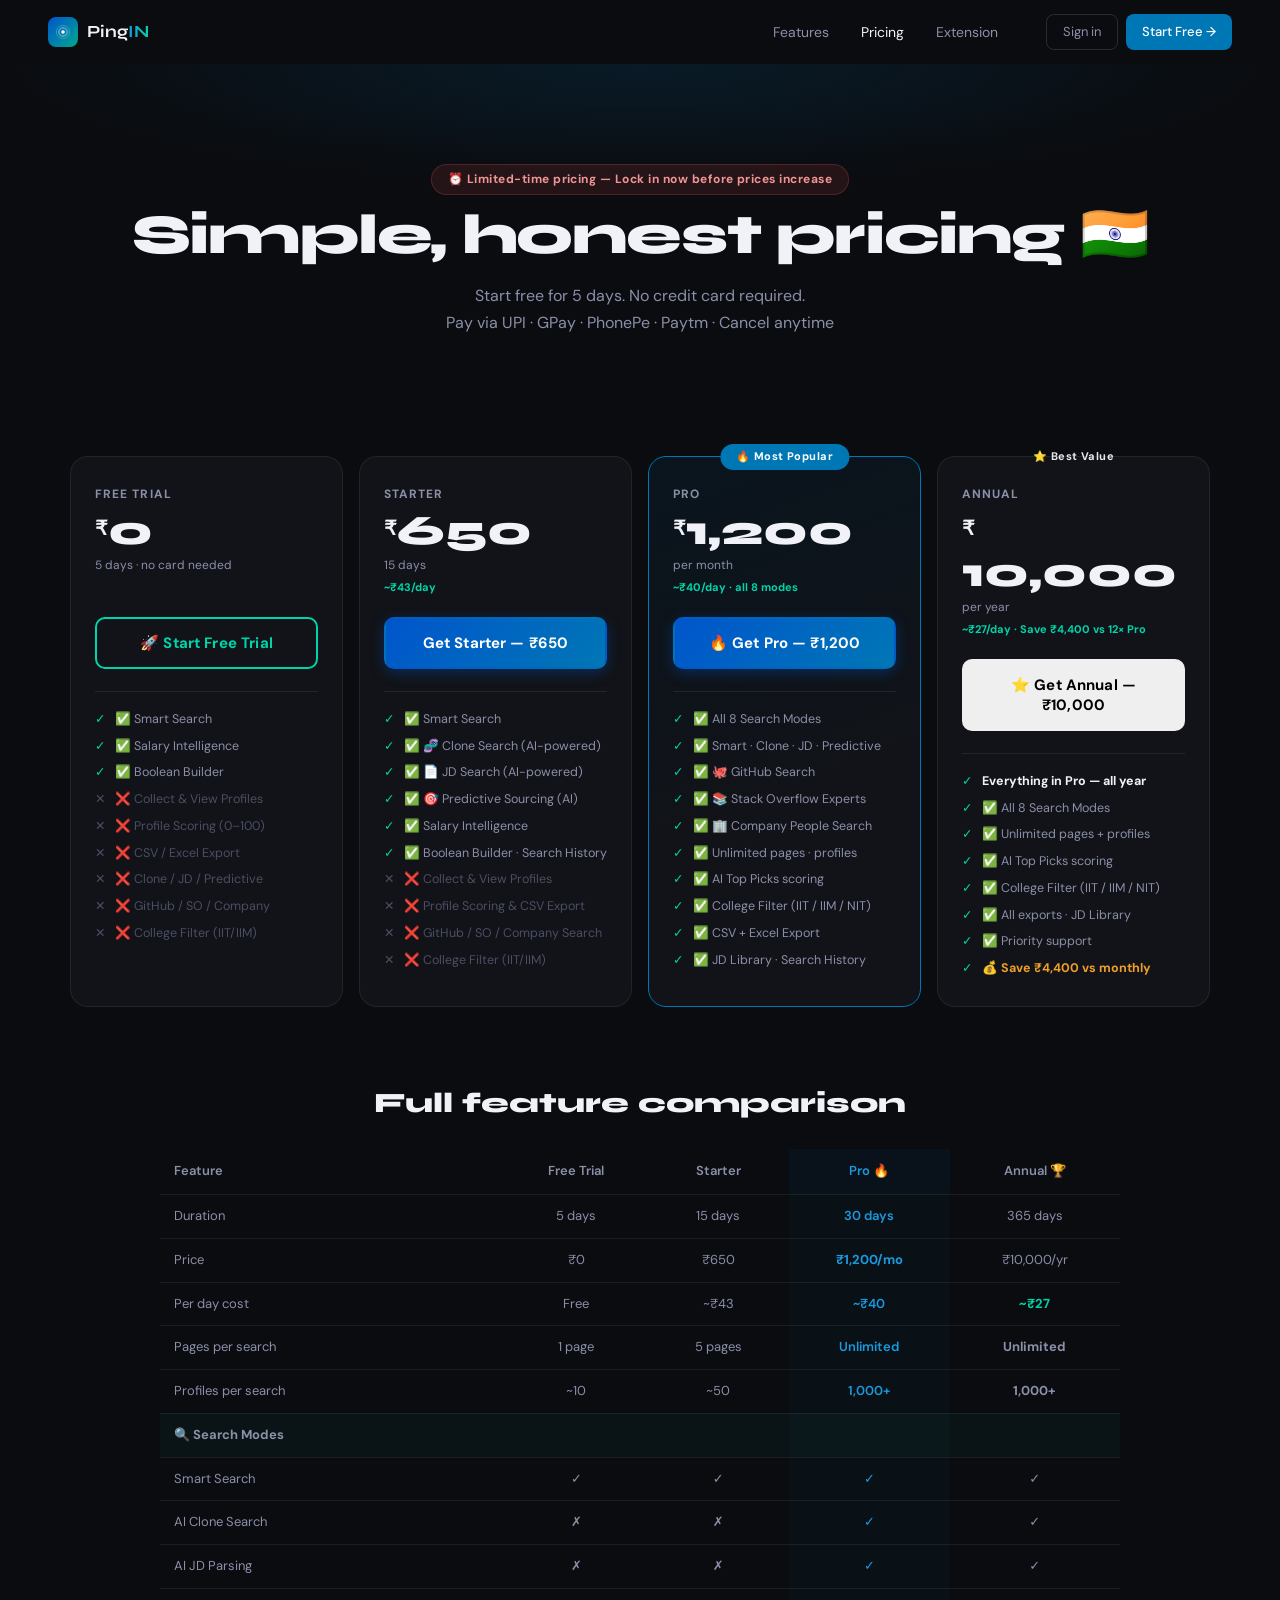
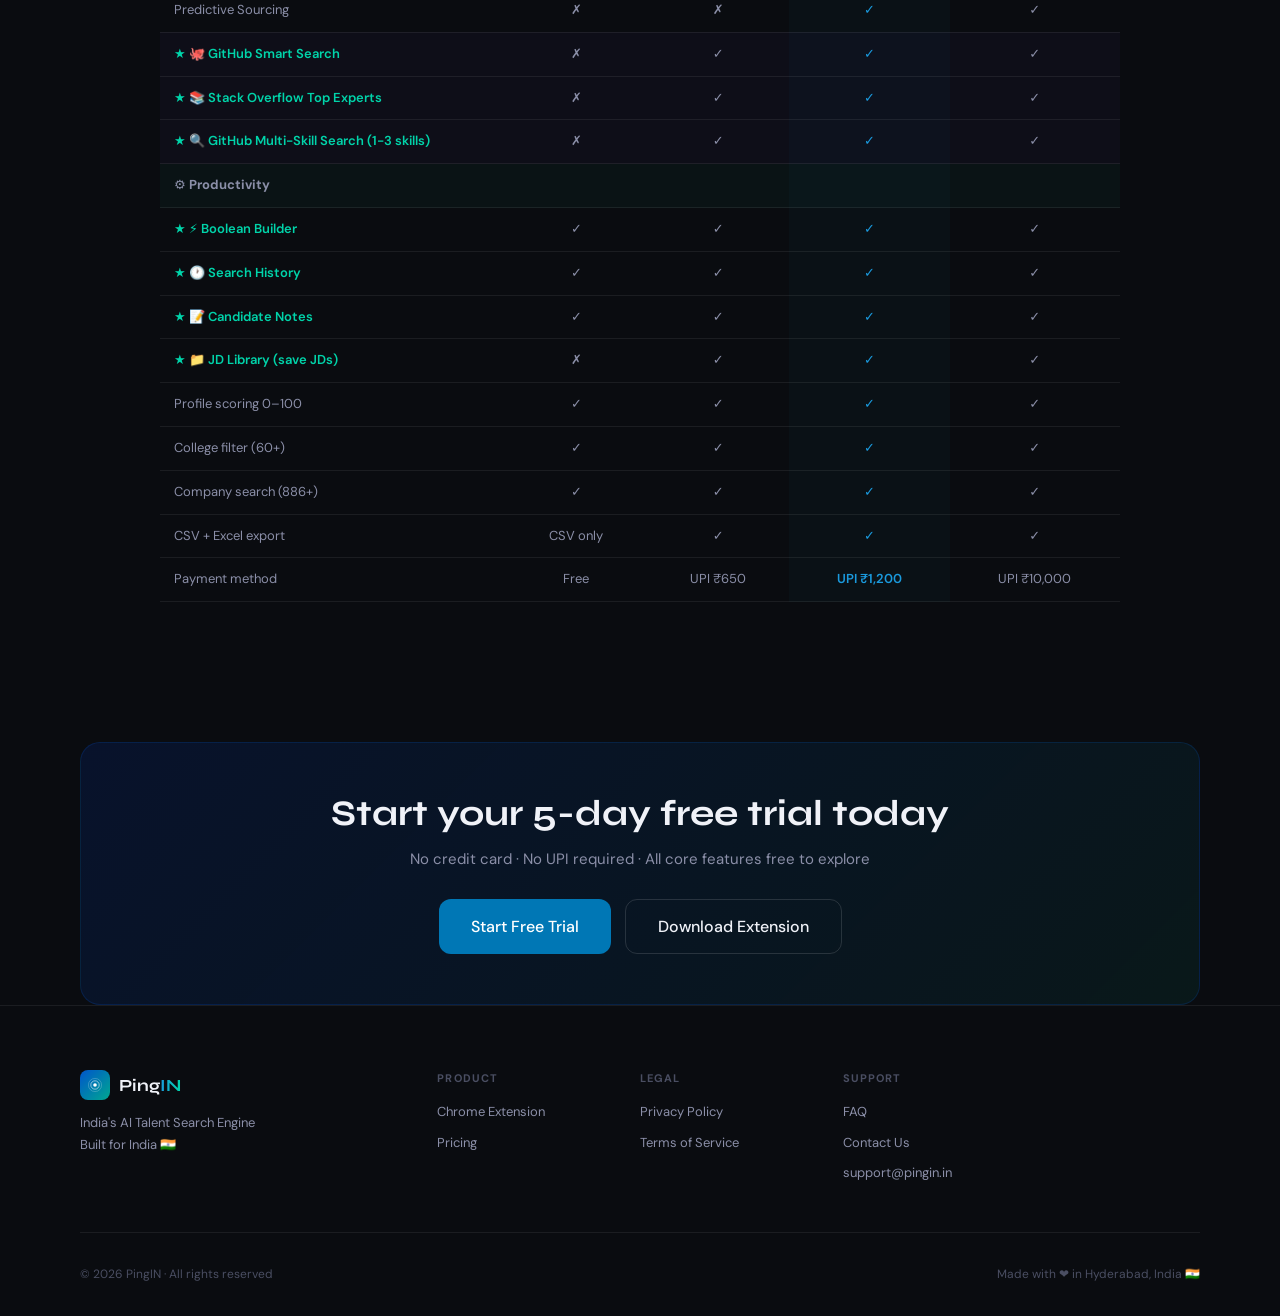
<file: pricing.html>
<!DOCTYPE html>
<html lang="en">
<head>
<meta charset="UTF-8">
<meta name="viewport" content="width=device-width,initial-scale=1.0">
  <title>PingIN Pricing — Free Trial, Starter ₹650, Pro ₹1,200/mo | AI Recruiter Plans</title>
  <meta name="description" content="PingIN pricing plans for Indian recruiters. Start free for 5 days. Starter at ₹650/15 days — AI Clone, JD & Predictive Search. Pro at ₹1,200/month — all 8 AI modes, GitHub, Company Search. Pay via UPI.">
  <meta name="keywords" content="PingIN pricing, recruiter tool pricing India, AI sourcing tool plans, LinkedIn search tool subscription, talent acquisition tool India pricing">
  <meta name="robots" content="index, follow">
  <meta name="author" content="PingIN">
  <link rel="canonical" href="https://pingin.in/pricing.html">

  <!-- Open Graph / Social Sharing -->
  <meta property="og:type" content="website">
  <meta property="og:url" content="https://pingin.in/pricing.html">
  <meta property="og:title" content="PingIN Pricing — AI Recruiter Plans Starting ₹0">
  <meta property="og:description" content="Free 5-day trial. Starter ₹650 · Pro ₹1,200/mo · Annual ₹10,000/yr. Pay via UPI — no credit card required.">
  <meta property="og:image" content="https://pingin.in/images/og-pingin.png">
  <meta property="og:site_name" content="PingIN">
  <meta property="og:locale" content="en_IN">

  <!-- Twitter Card -->
  <meta name="twitter:card" content="summary_large_image">
  <meta name="twitter:site" content="@PingIN_AI">
  <meta name="twitter:title" content="PingIN Pricing — AI Recruiter Plans Starting ₹0">
  <meta name="twitter:description" content="Free 5-day trial. Starter ₹650 · Pro ₹1,200/mo · Annual ₹10,000/yr. Pay via UPI — no credit card required.">
  <meta name="twitter:image" content="https://pingin.in/images/og-pingin.png">

<link rel="icon" type="image/svg+xml" href="images/favicon.svg">
<link rel="preconnect" href="https://fonts.googleapis.com">
<link href="https://fonts.googleapis.com/css2?family=Syne:wght@700;800;900&family=DM+Sans:opsz,wght@9..40,400;9..40,500;9..40,600&display=swap" rel="stylesheet">
<link rel="stylesheet" href="css/main.css">
<style>
.page-hero{padding:100px clamp(20px,4vw,48px) 50px;text-align:center;background:radial-gradient(ellipse 70% 50% at 50% 0%,rgba(0,119,181,.14) 0%,transparent 70%);}
.page-title{font-family:'Syne',sans-serif;font-size:clamp(32px,5vw,56px);font-weight:900;color:var(--tp);margin-bottom:14px;letter-spacing:-.025em;}
.page-sub{font-size:16px;color:var(--ts);max-width:560px;margin:0 auto 20px;line-height:1.7;}
.urgency{display:inline-block;background:rgba(226,75,74,.12);border:1px solid rgba(226,75,74,.25);color:#F09595;font-size:12px;font-weight:700;padding:5px 16px;border-radius:100px;letter-spacing:.04em;margin-bottom:8px;}
.pricing-section{padding:50px clamp(20px,4vw,48px) 80px;}
.pricing-grid-4{display:grid;grid-template-columns:repeat(4,1fr);gap:16px;max-width:1140px;margin:0 auto;}
@media(max-width:1000px){.pricing-grid-4{grid-template-columns:repeat(2,1fr);}}
@media(max-width:560px){.pricing-grid-4{grid-template-columns:1fr;}}
.plan-card{background:var(--surf);border:1px solid var(--border);border-radius:18px;padding:28px 24px;position:relative;display:flex;flex-direction:column;transition:transform .2s,border-color .2s;}
.plan-card:hover{transform:translateY(-3px);}
.plan-card.popular{border-color:var(--blue);background:linear-gradient(160deg,rgba(0,119,181,.08) 0%,var(--surf) 60%);}
.plan-card.best{border-color:rgba(0,212,170,.4);background:linear-gradient(160deg,rgba(0,212,170,.06) 0%,var(--surf) 60%);}
.plan-ribbon{position:absolute;top:-13px;left:50%;transform:translateX(-50%);padding:4px 16px;border-radius:100px;font-size:11px;font-weight:700;white-space:nowrap;letter-spacing:.04em;}
.plan-ribbon.blue{background:var(--blue);color:white;}
.plan-ribbon.teal{background:linear-gradient(90deg,#009B7D,#00D4AA);color:white;}
.plan-name{font-size:12px;font-weight:700;color:var(--ts);margin-bottom:6px;text-transform:uppercase;letter-spacing:.09em;}
.plan-price{font-family:'Syne',sans-serif;font-size:42px;font-weight:900;color:var(--tp);line-height:1;margin-bottom:4px;}
.plan-price sup{font-size:20px;font-weight:700;vertical-align:top;margin-top:9px;display:inline-block;}
.plan-period{font-size:12px;color:var(--ts);margin-bottom:4px;}
.plan-perday{font-size:11px;color:var(--accent);font-weight:700;margin-bottom:20px;}
.plan-btn{width:100%;padding:14px 20px;border-radius:10px;font-size:15px;font-weight:700;cursor:pointer;border:2px solid transparent;font-family:inherit;transition:all .18s;margin-bottom:22px;letter-spacing:.01em;display:flex;align-items:center;justify-content:center;gap:6px;}
.plan-btn.outline{background:transparent;color:var(--accent);border:2px solid var(--accent);box-shadow:0 0 0 0 rgba(0,212,170,0);}
.plan-btn.outline:hover{background:rgba(0,212,170,.08);box-shadow:0 0 0 3px rgba(0,212,170,.15);transform:translateY(-1px);}
.plan-btn.primary{background:linear-gradient(135deg,#0055CC,#0077B5);color:white;border-color:transparent;box-shadow:0 4px 14px rgba(0,85,204,.35);}
.plan-btn.primary:hover{background:linear-gradient(135deg,#0066DD,#0088C6);box-shadow:0 6px 20px rgba(0,85,204,.45);transform:translateY(-1px);}
.plan-btn.teal{background:linear-gradient(135deg,#009B7D,#00D4AA);color:white;border-color:transparent;box-shadow:0 4px 14px rgba(0,155,125,.35);}
.plan-btn.teal:hover{box-shadow:0 6px 20px rgba(0,155,125,.45);transform:translateY(-1px);opacity:.95;}
.plan-divider{height:1px;background:var(--border);margin-bottom:18px;}
.plan-feats{display:flex;flex-direction:column;gap:8px;flex:1;}
.pf{font-size:12.5px;color:var(--ts);padding-left:20px;position:relative;line-height:1.5;}
.pf::before{content:'✓';position:absolute;left:0;color:var(--accent);font-weight:700;}
.pf.no{color:var(--tm);}
.pf.no::before{content:'✕';color:var(--tm);}
.pf.new::after{content:'NEW';font-size:8px;font-weight:800;background:rgba(0,212,170,.15);color:#00D4AA;border:1px solid rgba(0,212,170,.25);border-radius:3px;padding:1px 5px;margin-left:5px;letter-spacing:.05em;vertical-align:middle;}
.pf strong{color:var(--tp);}
.compare-section{padding:0 clamp(20px,4vw,48px) 80px;}
.compare-wrap{max-width:960px;margin:0 auto;}
.ct-title{font-family:'Syne',sans-serif;font-size:28px;font-weight:800;color:var(--tp);text-align:center;margin-bottom:30px;}
.ct{width:100%;border-collapse:collapse;font-size:13px;}
.ct th{padding:12px 14px;text-align:center;color:var(--ts);font-weight:600;border-bottom:1px solid var(--border);}
.ct th:first-child{text-align:left;}
.ct th.hl{color:var(--blue-l);background:rgba(0,119,181,.06);}
.ct td{padding:11px 14px;border-bottom:1px solid var(--border);color:var(--ts);text-align:center;}
.ct td:first-child{text-align:left;color:var(--ts);}
.ct td.hl{background:rgba(0,119,181,.04);color:var(--blue-l);font-weight:600;}
.ct tr:hover td{background:rgba(255,255,255,.02);}
.ct-yes{color:var(--accent);font-weight:700;}
.ct-no{color:var(--tm);}
.ct tr.new-row td:first-child{color:var(--accent);font-weight:600;}
.ct tr.new-row td:first-child::before{content:'★ ';color:var(--accent);}
</style>
</head>
<body>

<nav class="nav" id="nav" style="position:relative;">
  <div class="nav-inner">
    <a href="index.html" class="logo"><span style="display:inline-flex;width:30px;height:30px;border-radius:8px;background:linear-gradient(135deg,#0055CC,#00A890);align-items:center;justify-content:center;flex-shrink:0;"><svg width="18" height="18" viewBox="0 0 60 60" fill="none"><circle cx="30" cy="30" r="6" fill="white"/><circle cx="30" cy="30" r="14" fill="none" stroke="white" stroke-width="2.5" opacity=".7"/><circle cx="30" cy="30" r="22" fill="none" stroke="white" stroke-width="2" opacity=".35"/></svg></span><span class="logo-text">Ping<span style="background:linear-gradient(90deg,#1A9ADE,#00D4AA);-webkit-background-clip:text;-webkit-text-fill-color:transparent">IN</span></span></a>
    <div class="nav-links">
      <a href="index.html#features">Features</a>
      <a href="pricing.html" class="active">Pricing</a>
      <a href="extension.html">Extension</a>
    </div>
    <div class="nav-cta" id="nav-cta">
      <a href="login.html" class="btn-ghost-sm">Sign in</a>
      <a href="login.html" class="btn-primary-sm">Start Free →</a>
    </div>
    <button class="hamburger" id="hamburger"><span></span><span></span><span></span></button>
  </div>
  <div class="mobile-menu" id="mobile-menu" style="position:relative;z-index:999;">
    <a href="index.html">Home</a><a href="pricing.html">Pricing</a><a href="extension.html">Extension</a><a href="login.html">Sign in</a>
  </div>
</nav>

<div class="page-hero">
  <div class="urgency">⏰ Limited-time pricing — Lock in now before prices increase</div>
  <h1 class="page-title">Simple, honest pricing 🇮🇳</h1>
  <p class="page-sub">Start free for 5 days. No credit card required.<br>Pay via UPI · GPay · PhonePe · Paytm · Cancel anytime</p>
</div>

<section class="pricing-section">
  <div class="pricing-grid-4">

    <!-- FREE -->
    <div class="plan-card reveal">
      <div class="plan-name">Free Trial</div>
      <div class="plan-price"><sup>₹</sup>0</div>
      <div class="plan-period">5 days · no card needed</div>
      <div class="plan-perday">&nbsp;</div>
      <button class="plan-btn outline" onclick="location.href='login.html'">🚀 Start Free Trial</button>
      <div class="plan-divider"></div>
      <div class="plan-feats">
        <div class="pf">✅ Smart Search</div>
        <div class="pf">✅ Salary Intelligence</div>
        <div class="pf">✅ Boolean Builder</div>
        <div class="pf no">❌ Collect &amp; View Profiles</div>
        <div class="pf no">❌ Profile Scoring (0–100)</div>
        <div class="pf no">❌ CSV / Excel Export</div>
        <div class="pf no">❌ Clone / JD / Predictive</div>
        <div class="pf no">❌ GitHub / SO / Company</div>
        <div class="pf no">❌ College Filter (IIT/IIM)</div>
      </div>
    </div>

    <!-- STARTER -->
    <div class="plan-card reveal">
      <div class="plan-name">Starter</div>
      <div class="plan-price"><sup>₹</sup>650</div>
      <div class="plan-period">15 days</div>
      <div class="plan-perday">~₹43/day</div>
      <button class="plan-btn primary" onclick="checkAuthThenPay('starter')">Get Starter — ₹650</button>
      <div class="plan-divider"></div>
      <div class="plan-feats">
        <div class="pf">✅ Smart Search</div>
        <div class="pf">✅ 🧬 Clone Search (AI-powered)</div>
        <div class="pf">✅ 📄 JD Search (AI-powered)</div>
        <div class="pf">✅ 🎯 Predictive Sourcing (AI)</div>
        <div class="pf">✅ Salary Intelligence</div>
        <div class="pf">✅ Boolean Builder · Search History</div>
        <div class="pf no">❌ Collect &amp; View Profiles</div>
        <div class="pf no">❌ Profile Scoring &amp; CSV Export</div>
        <div class="pf no">❌ GitHub / SO / Company Search</div>
        <div class="pf no">❌ College Filter (IIT/IIM)</div>
      </div>
    </div>

    <!-- PRO -->
    <div class="plan-card popular reveal">
      <div class="plan-ribbon blue">🔥 Most Popular</div>
      <div class="plan-name">Pro</div>
      <div class="plan-price"><sup>₹</sup>1,200</div>
      <div class="plan-period">per month</div>
      <div class="plan-perday">~₹40/day · all 8 modes</div>
      <button class="plan-btn primary" onclick="checkAuthThenPay('pro')">🔥 Get Pro — ₹1,200</button>
      <div class="plan-divider"></div>
      <div class="plan-feats">
        <div class="pf">✅ All 8 Search Modes</div>
        <div class="pf">✅ Smart · Clone · JD · Predictive</div>
        <div class="pf">✅ 🐙 GitHub Search</div>
        <div class="pf">✅ 📚 Stack Overflow Experts</div>
        <div class="pf">✅ 🏢 Company People Search</div>
        <div class="pf">✅ Unlimited pages · profiles</div>
        <div class="pf">✅ AI Top Picks scoring</div>
        <div class="pf">✅ College Filter (IIT / IIM / NIT)</div>
        <div class="pf">✅ CSV + Excel Export</div>
        <div class="pf">✅ JD Library · Search History</div>
      </div>
    </div>

    <!-- ANNUAL -->
    <div class="plan-card annual reveal">
      <div class="plan-ribbon gold">⭐ Best Value</div>
      <div class="plan-name">Annual</div>
      <div class="plan-price"><sup>₹</sup>10,000</div>
      <div class="plan-period">per year</div>
      <div class="plan-perday">~₹27/day · Save ₹4,400 vs 12× Pro</div>
      <button class="plan-btn gold" onclick="checkAuthThenPay('annual')">⭐ Get Annual — ₹10,000</button>
      <div class="plan-divider"></div>
      <div class="plan-feats">
        <div class="pf"><strong>Everything in Pro — all year</strong></div>
        <div class="pf">✅ All 8 Search Modes</div>
        <div class="pf">✅ Unlimited pages + profiles</div>
        <div class="pf">✅ AI Top Picks scoring</div>
        <div class="pf">✅ College Filter (IIT / IIM / NIT)</div>
        <div class="pf">✅ All exports · JD Library</div>
        <div class="pf">✅ Priority support</div>
        <div class="pf" style="color:#EF9F27;font-weight:700;">💰 Save ₹4,400 vs monthly</div>
      </div>
    </div>

  </div>
</section>

<!-- COMPARE TABLE -->
<section class="compare-section">
  <div class="compare-wrap">
    <h2 class="ct-title">Full feature comparison</h2>
    <div style="overflow-x:auto;">
      <table class="ct">
        <thead>
          <tr>
            <th style="width:36%;text-align:left;">Feature</th>
            <th>Free Trial</th>
            <th>Starter</th>
            <th class="hl">Pro 🔥</th>
            <th>Annual 🏆</th>
          </tr>
        </thead>
        <tbody>
          <tr><td>Duration</td><td>5 days</td><td>15 days</td><td class="hl">30 days</td><td>365 days</td></tr>
          <tr><td>Price</td><td>₹0</td><td>₹650</td><td class="hl"><strong>₹1,200/mo</strong></td><td>₹10,000/yr</td></tr>
          <tr><td>Per day cost</td><td>Free</td><td>~₹43</td><td class="hl">~₹40</td><td><strong style="color:var(--accent)">~₹27</strong></td></tr>
          <tr><td>Pages per search</td><td>1 page</td><td>5 pages</td><td class="hl ct-yes">Unlimited</td><td class="ct-yes">Unlimited</td></tr>
          <tr><td>Profiles per search</td><td>~10</td><td>~50</td><td class="hl ct-yes">1,000+</td><td class="ct-yes">1,000+</td></tr>
          <tr style="background:rgba(0,212,170,.03)"><td><strong>🔍 Search Modes</strong></td><td></td><td></td><td class="hl"></td><td></td></tr>
          <tr><td>Smart Search</td><td class="ct-yes">✓</td><td class="ct-yes">✓</td><td class="hl ct-yes">✓</td><td class="ct-yes">✓</td></tr>
          <tr><td>AI Clone Search</td><td class="ct-no">✗</td><td class="ct-no">✗</td><td class="hl ct-yes">✓</td><td class="ct-yes">✓</td></tr>
          <tr><td>AI JD Parsing</td><td class="ct-no">✗</td><td class="ct-no">✗</td><td class="hl ct-yes">✓</td><td class="ct-yes">✓</td></tr>
          <tr><td>Predictive Sourcing</td><td class="ct-no">✗</td><td class="ct-no">✗</td><td class="hl ct-yes">✓</td><td class="ct-yes">✓</td></tr>
          <tr style="background:rgba(124,58,237,.03)" class="new-row"><td>🐙 GitHub Smart Search</td><td class="ct-no">✗</td><td class="ct-yes">✓</td><td class="hl ct-yes">✓</td><td class="ct-yes">✓</td></tr>
          <tr style="background:rgba(124,58,237,.03)" class="new-row"><td>📚 Stack Overflow Top Experts</td><td class="ct-no">✗</td><td class="ct-yes">✓</td><td class="hl ct-yes">✓</td><td class="ct-yes">✓</td></tr>
          <tr style="background:rgba(124,58,237,.03)" class="new-row"><td>🔍 GitHub Multi-Skill Search (1-3 skills)</td><td class="ct-no">✗</td><td class="ct-yes">✓</td><td class="hl ct-yes">✓</td><td class="ct-yes">✓</td></tr>
          <tr style="background:rgba(0,212,170,.03)"><td><strong>⚙️ Productivity</strong></td><td></td><td></td><td class="hl"></td><td></td></tr>
          <tr class="new-row"><td>⚡ Boolean Builder</td><td class="ct-yes">✓</td><td class="ct-yes">✓</td><td class="hl ct-yes">✓</td><td class="ct-yes">✓</td></tr>
          <tr class="new-row"><td>🕐 Search History</td><td class="ct-yes">✓</td><td class="ct-yes">✓</td><td class="hl ct-yes">✓</td><td class="ct-yes">✓</td></tr>
          <tr class="new-row"><td>📝 Candidate Notes</td><td class="ct-yes">✓</td><td class="ct-yes">✓</td><td class="hl ct-yes">✓</td><td class="ct-yes">✓</td></tr>
          <tr class="new-row"><td>📁 JD Library (save JDs)</td><td class="ct-no">✗</td><td class="ct-yes">✓</td><td class="hl ct-yes">✓</td><td class="ct-yes">✓</td></tr>
          <tr><td>Profile scoring 0–100</td><td class="ct-yes">✓</td><td class="ct-yes">✓</td><td class="hl ct-yes">✓</td><td class="ct-yes">✓</td></tr>
          <tr><td>College filter (60+)</td><td class="ct-yes">✓</td><td class="ct-yes">✓</td><td class="hl ct-yes">✓</td><td class="ct-yes">✓</td></tr>
          <tr><td>Company search (886+)</td><td class="ct-yes">✓</td><td class="ct-yes">✓</td><td class="hl ct-yes">✓</td><td class="ct-yes">✓</td></tr>
          <tr><td>CSV + Excel export</td><td>CSV only</td><td class="ct-yes">✓</td><td class="hl ct-yes">✓</td><td class="ct-yes">✓</td></tr>
          <tr><td>Payment method</td><td>Free</td><td>UPI ₹650</td><td class="hl">UPI ₹1,200</td><td>UPI ₹10,000</td></tr>
        </tbody>
      </table>
    </div>
  </div>
</section>

<!-- CTA -->
<section class="section" style="padding-top:0;">
  <div class="container">
    <div style="background:linear-gradient(135deg,rgba(0,55,204,.15),rgba(0,168,144,.08));border:1px solid rgba(0,85,204,.2);border-radius:20px;padding:50px 40px;text-align:center;">
      <h2 style="font-family:'Syne',sans-serif;font-size:clamp(22px,3vw,36px);color:var(--tp);margin-bottom:12px;">Start your 5-day free trial today</h2>
      <p style="font-size:15px;color:var(--ts);margin-bottom:28px;">No credit card · No UPI required · All core features free to explore</p>
      <div style="display:flex;gap:14px;justify-content:center;flex-wrap:wrap;">
        <a href="login.html" class="btn-primary btn-lg">Start Free Trial</a>
        <a href="extension.html" class="btn-outline btn-lg">Download Extension</a>
      </div>
    </div>
  </div>
</section>

<footer class="footer">
  <div class="container">
    <div class="footer-grid">
      <div class="footer-brand"><a href="index.html" class="logo"><span style="display:inline-flex;width:30px;height:30px;border-radius:8px;background:linear-gradient(135deg,#0055CC,#00A890);align-items:center;justify-content:center;flex-shrink:0;"><svg width="18" height="18" viewBox="0 0 60 60" fill="none"><circle cx="30" cy="30" r="6" fill="white"/><circle cx="30" cy="30" r="14" fill="none" stroke="white" stroke-width="2.5" opacity=".7"/><circle cx="30" cy="30" r="22" fill="none" stroke="white" stroke-width="2" opacity=".35"/></svg></span><span class="logo-text">Ping<span style="background:linear-gradient(90deg,#1A9ADE,#00D4AA);-webkit-background-clip:text;-webkit-text-fill-color:transparent">IN</span></span></a><p style="margin-top:12px;font-size:13px;color:var(--ts);line-height:1.7;">India's AI Talent Search Engine<br>Built for India 🇮🇳</p></div>
      <div class="footer-col"><div class="fc-title">Product</div><a href="extension.html">Chrome Extension</a><a href="pricing.html">Pricing</a></div>
      <div class="footer-col"><div class="fc-title">Legal</div><a href="privacy.html">Privacy Policy</a><a href="terms.html">Terms of Service</a></div>
      <div class="footer-col"><div class="fc-title">Support</div><a href="faq.html">FAQ</a><a href="contact.html">Contact Us</a><a href="mailto:support@pingin.in">support@pingin.in</a></div>
    </div>
    <div class="footer-bottom"><span>© 2026 PingIN · All rights reserved</span><span>Made with ❤️ in Hyderabad, India 🇮🇳</span></div>
  </div>
</footer>

<script src="js/pingin.js"></script>
<script src="js/firebase-config.js"></script>
<script src="js/pingin-firebase.js"></script>
<script src="js/nav.js"></script>
<script>
const obs=new IntersectionObserver(e=>{e.forEach(x=>{if(x.isIntersecting){x.target.classList.add('visible');obs.unobserve(x.target);}});},{threshold:.1});
document.querySelectorAll('.reveal').forEach(el=>obs.observe(el));
</script>
<script>
function checkAuthThenPay(plan) {
  try {
    var s = JSON.parse(localStorage.getItem('pingin_session') || 'null');
    if (s && s.email && s.loginAt) {
      window.location.href = 'payment.html?plan=' + plan;
      return;
    }
  } catch(e) {}
  window.location.href = 'login.html?plan=' + plan;
}
</script>

<!-- PingIN Visitor Tracking -->
<script>
(function() {
  try {
    // Page key from URL
    var page = location.pathname.replace(/\/$/,'').split('/').pop().replace('.html','') || 'home';
    if (!page || page === '') page = 'home';
    // ── Page view tracking via Firebase RTDB ──────────────────────────────
    try {
      if (!window.FIREBASE_CONFIG || !FIREBASE_CONFIG.rtdbUrl || !FIREBASE_CONFIG.apiKey) return;
      var _rtdbBase = FIREBASE_CONFIG.rtdbUrl;
      var _rtdbKey  = FIREBASE_CONFIG.apiKey;
      var _today    = new Date().toISOString().slice(0,10).replace(/-/g,'');
      var _d        = new Date();
      var _week     = _d.getFullYear() + 'W' + String(Math.ceil(((((_d - new Date(_d.getFullYear(),0,1))/864e5)+1)/7))).padStart(2,'0');

      function _inc(path) {
        var url = _rtdbBase + '/analytics/' + path + '.json?auth=' + _rtdbKey;
        fetch(url)
          .then(function(r){ return r.ok ? r.json() : 0; })
          .then(function(cur){
            return fetch(url, {
              method: 'PUT',
              headers: {'Content-Type':'application/json'},
              body: String(((typeof cur === 'number' ? cur : 0) + 1))
            });
          }).catch(function(){});
      }

      _inc('total');
      _inc('pages/' + page);
      _inc('day-' + _today);
      _inc('week-' + _week);
    } catch(e) {}
})();
</script>
</body>
</html>
</file>
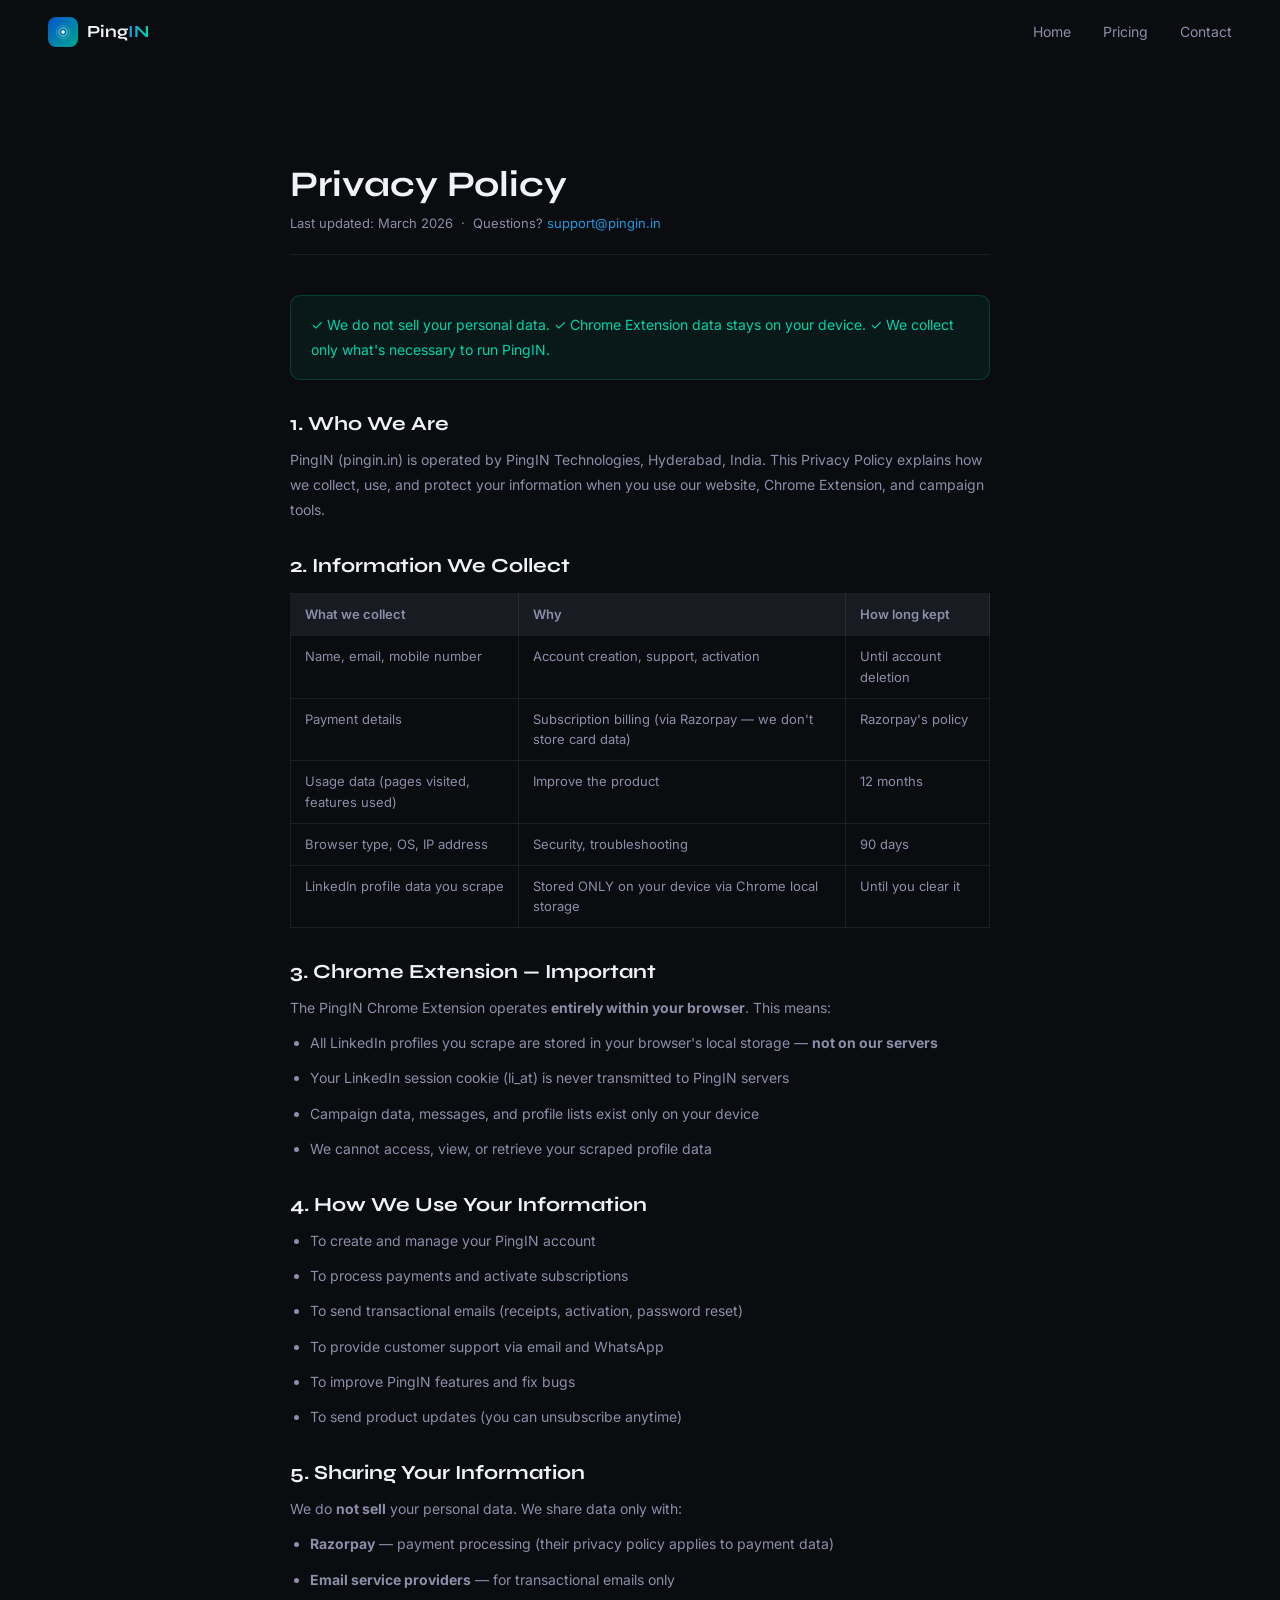
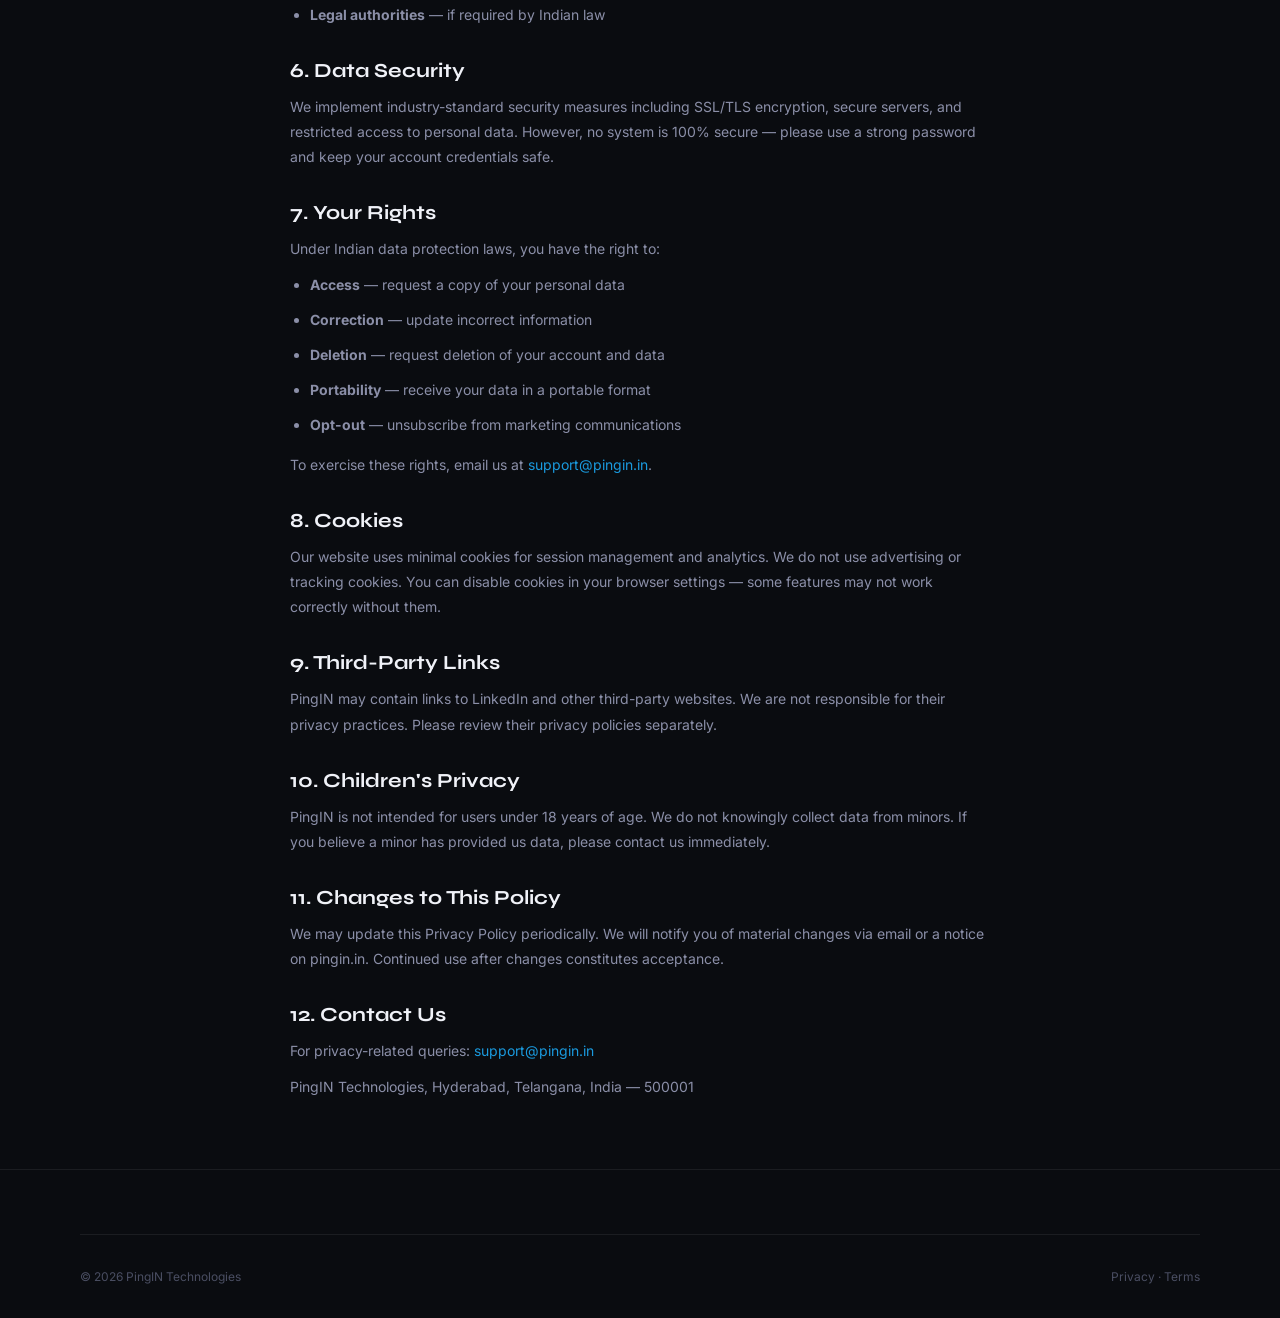
<file: privacy.html>
<!DOCTYPE html>
<html lang="en">
<head>
  <meta charset="UTF-8"><meta name="viewport" content="width=device-width, initial-scale=1.0">
  <title>Privacy Policy — PingIN</title>
  <link href="https://fonts.googleapis.com/css2?family=Syne:wght@600;700;800&family=Inter:wght@400;500;600;700&family=DM+Sans:opsz,wght@9..40,400;9..40,500&display=swap" rel="stylesheet">
  <link rel="stylesheet" href="css/main.css">
  <link rel="icon" type="image/svg+xml" href="images/favicon.svg">
  <style>
    .legal-page{padding:100px var(--gutter) 60px;max-width:780px;margin:0 auto;}
    .legal-page h1{font-size:36px;margin-bottom:8px;}
    .legal-meta{font-size:13px;color:var(--ts);margin-bottom:40px;padding-bottom:20px;border-bottom:1px solid var(--border);}
    .legal-page h2{font-size:20px;color:var(--tp);margin:32px 0 12px;}
    .legal-page h3{font-size:16px;color:var(--tp);margin:20px 0 8px;}
    .legal-page p,.legal-page li{font-size:14px;color:var(--ts);line-height:1.8;margin-bottom:10px;}
    .legal-page ul{padding-left:20px;margin-bottom:14px;}
    .legal-page a{color:var(--blue-l);}
    .data-table{width:100%;border-collapse:collapse;margin:16px 0;font-size:13px;}
    .data-table th{background:var(--surf2);color:var(--ts);padding:10px 14px;text-align:left;font-weight:600;border:1px solid var(--border);}
    .data-table td{padding:10px 14px;color:var(--ts);border:1px solid var(--border);vertical-align:top;}
    .highlight-box{background:rgba(0,212,170,.06);border:1px solid rgba(0,212,170,.2);border-radius:var(--r);padding:16px 20px;margin:20px 0;}
    .highlight-box p{margin:0;color:var(--accent);}
  </style>
</head>
<body>
  <nav class="nav" id="nav" style="position:relative;">
    <div class="nav-inner">
      <a href="index.html" class="logo"><span style="display:inline-flex;width:30px;height:30px;border-radius:8px;background:linear-gradient(135deg,#0055CC,#00A890);align-items:center;justify-content:center;flex-shrink:0;"><svg width="18" height="18" viewBox="0 0 60 60" fill="none"><circle cx="30" cy="30" r="6" fill="white"/><circle cx="30" cy="30" r="14" fill="none" stroke="white" stroke-width="2.5" opacity=".7"/><circle cx="30" cy="30" r="22" fill="none" stroke="white" stroke-width="2" opacity=".35"/></svg></span><span class="logo-text">Ping<span style="background:linear-gradient(90deg,#1A9ADE,#00D4AA);-webkit-background-clip:text;-webkit-text-fill-color:transparent">IN</span></span></a>
      <div class="nav-links"><a href="index.html">Home</a><a href="pricing.html">Pricing</a><a href="contact.html">Contact</a></div>
    </div>
  </nav>

  <div class="legal-page">
    <h1>Privacy Policy</h1>
    <div class="legal-meta">Last updated: March 2026 &nbsp;·&nbsp; Questions? <a href="mailto:support@pingin.in">support@pingin.in</a></div>

    <div class="highlight-box">
      <p>✓ We do not sell your personal data. ✓ Chrome Extension data stays on your device. ✓ We collect only what's necessary to run PingIN.</p>
    </div>

    <h2>1. Who We Are</h2>
    <p>PingIN (pingin.in) is operated by PingIN Technologies, Hyderabad, India. This Privacy Policy explains how we collect, use, and protect your information when you use our website, Chrome Extension, and campaign tools.</p>

    <h2>2. Information We Collect</h2>
    <table class="data-table">
      <tr><th>What we collect</th><th>Why</th><th>How long kept</th></tr>
      <tr><td>Name, email, mobile number</td><td>Account creation, support, activation</td><td>Until account deletion</td></tr>
      <tr><td>Payment details</td><td>Subscription billing (via Razorpay — we don't store card data)</td><td>Razorpay's policy</td></tr>
      <tr><td>Usage data (pages visited, features used)</td><td>Improve the product</td><td>12 months</td></tr>
      <tr><td>Browser type, OS, IP address</td><td>Security, troubleshooting</td><td>90 days</td></tr>
      <tr><td>LinkedIn profile data you scrape</td><td>Stored ONLY on your device via Chrome local storage</td><td>Until you clear it</td></tr>
    </table>

    <h2>3. Chrome Extension — Important</h2>
    <p>The PingIN Chrome Extension operates <strong>entirely within your browser</strong>. This means:</p>
    <ul>
      <li>All LinkedIn profiles you scrape are stored in your browser's local storage — <strong>not on our servers</strong></li>
      <li>Your LinkedIn session cookie (li_at) is never transmitted to PingIN servers</li>
      <li>Campaign data, messages, and profile lists exist only on your device</li>
      <li>We cannot access, view, or retrieve your scraped profile data</li>
    </ul>

    <h2>4. How We Use Your Information</h2>
    <ul>
      <li>To create and manage your PingIN account</li>
      <li>To process payments and activate subscriptions</li>
      <li>To send transactional emails (receipts, activation, password reset)</li>
      <li>To provide customer support via email and WhatsApp</li>
      <li>To improve PingIN features and fix bugs</li>
      <li>To send product updates (you can unsubscribe anytime)</li>
    </ul>

    <h2>5. Sharing Your Information</h2>
    <p>We do <strong>not sell</strong> your personal data. We share data only with:</p>
    <ul>
      <li><strong>Razorpay</strong> — payment processing (their privacy policy applies to payment data)</li>
      <li><strong>Email service providers</strong> — for transactional emails only</li>
      <li><strong>Legal authorities</strong> — if required by Indian law</li>
    </ul>

    <h2>6. Data Security</h2>
    <p>We implement industry-standard security measures including SSL/TLS encryption, secure servers, and restricted access to personal data. However, no system is 100% secure — please use a strong password and keep your account credentials safe.</p>

    <h2>7. Your Rights</h2>
    <p>Under Indian data protection laws, you have the right to:</p>
    <ul>
      <li><strong>Access</strong> — request a copy of your personal data</li>
      <li><strong>Correction</strong> — update incorrect information</li>
      <li><strong>Deletion</strong> — request deletion of your account and data</li>
      <li><strong>Portability</strong> — receive your data in a portable format</li>
      <li><strong>Opt-out</strong> — unsubscribe from marketing communications</li>
    </ul>
    <p>To exercise these rights, email us at <a href="mailto:support@pingin.in">support@pingin.in</a>.</p>

    <h2>8. Cookies</h2>
    <p>Our website uses minimal cookies for session management and analytics. We do not use advertising or tracking cookies. You can disable cookies in your browser settings — some features may not work correctly without them.</p>

    <h2>9. Third-Party Links</h2>
    <p>PingIN may contain links to LinkedIn and other third-party websites. We are not responsible for their privacy practices. Please review their privacy policies separately.</p>

    <h2>10. Children's Privacy</h2>
    <p>PingIN is not intended for users under 18 years of age. We do not knowingly collect data from minors. If you believe a minor has provided us data, please contact us immediately.</p>

    <h2>11. Changes to This Policy</h2>
    <p>We may update this Privacy Policy periodically. We will notify you of material changes via email or a notice on pingin.in. Continued use after changes constitutes acceptance.</p>

    <h2>12. Contact Us</h2>
    <p>For privacy-related queries: <a href="mailto:support@pingin.in">support@pingin.in</a></p>
    <p>PingIN Technologies, Hyderabad, Telangana, India — 500001</p>
  </div>

  <footer class="footer"><div class="container"><div class="footer-bottom"><span>© 2026 PingIN Technologies</span><span><a href="privacy.html" style="color:var(--tm)">Privacy</a> · <a href="terms.html" style="color:var(--tm)">Terms</a></span></div></div></footer>
  <script src="js/pingin.js"></script>
<script src="js/firebase-config.js"></script>
<script src="js/pingin-firebase.js"></script>
<script src="js/nav.js"></script>

<!-- PingIN Visitor Tracking -->
<script>
(function() {
  try {
    // Page key from URL
    var page = location.pathname.replace(/\/$/,'').split('/').pop().replace('.html','') || 'home';
    if (!page || page === '') page = 'home';
    // ── Page view tracking via Firebase RTDB ──────────────────────────────
    try {
      if (!window.FIREBASE_CONFIG || !FIREBASE_CONFIG.rtdbUrl || !FIREBASE_CONFIG.apiKey) return;
      var _rtdbBase = FIREBASE_CONFIG.rtdbUrl;
      var _rtdbKey  = FIREBASE_CONFIG.apiKey;
      var _today    = new Date().toISOString().slice(0,10).replace(/-/g,'');
      var _d        = new Date();
      var _week     = _d.getFullYear() + 'W' + String(Math.ceil(((((_d - new Date(_d.getFullYear(),0,1))/864e5)+1)/7))).padStart(2,'0');

      function _inc(path) {
        var url = _rtdbBase + '/analytics/' + path + '.json?auth=' + _rtdbKey;
        fetch(url)
          .then(function(r){ return r.ok ? r.json() : 0; })
          .then(function(cur){
            return fetch(url, {
              method: 'PUT',
              headers: {'Content-Type':'application/json'},
              body: String(((typeof cur === 'number' ? cur : 0) + 1))
            });
          }).catch(function(){});
      }

      _inc('total');
      _inc('pages/' + page);
      _inc('day-' + _today);
      _inc('week-' + _week);
    } catch(e) {}
})();
</script>
</body>
</html>
</file>
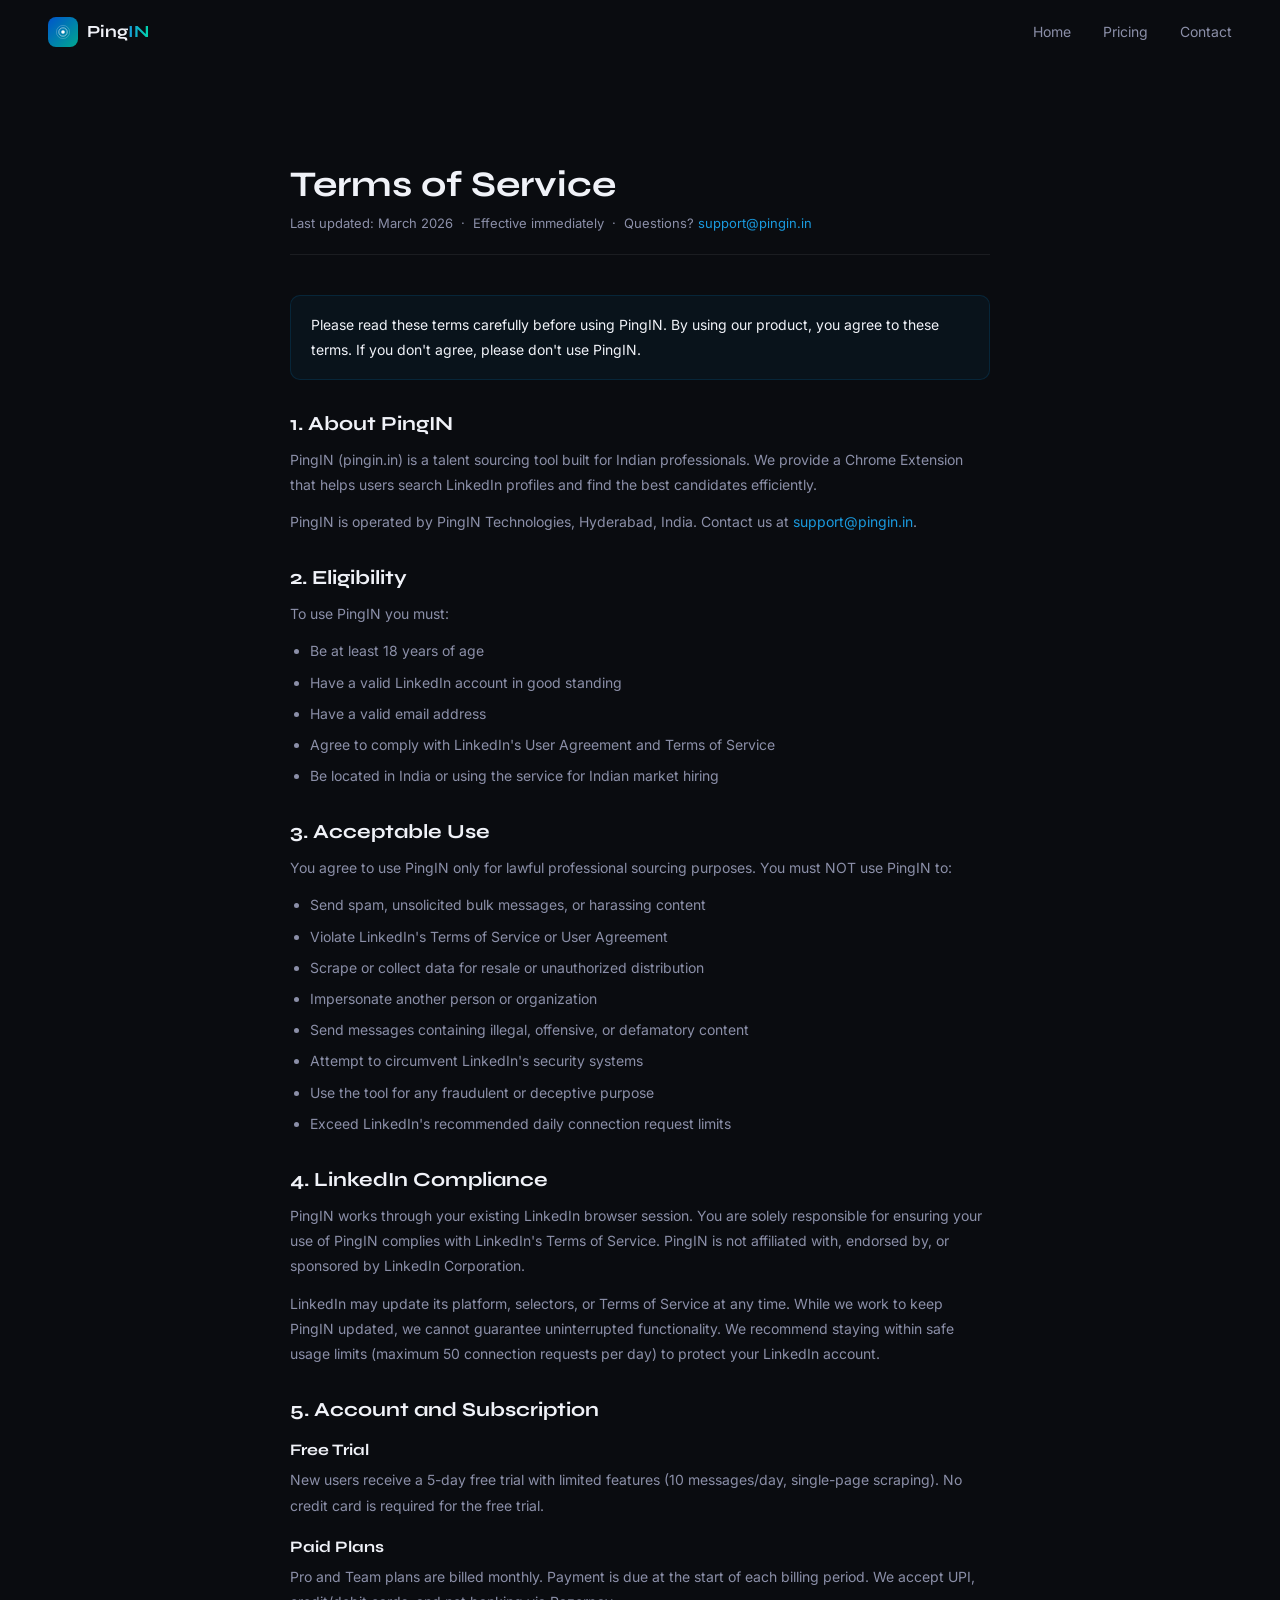
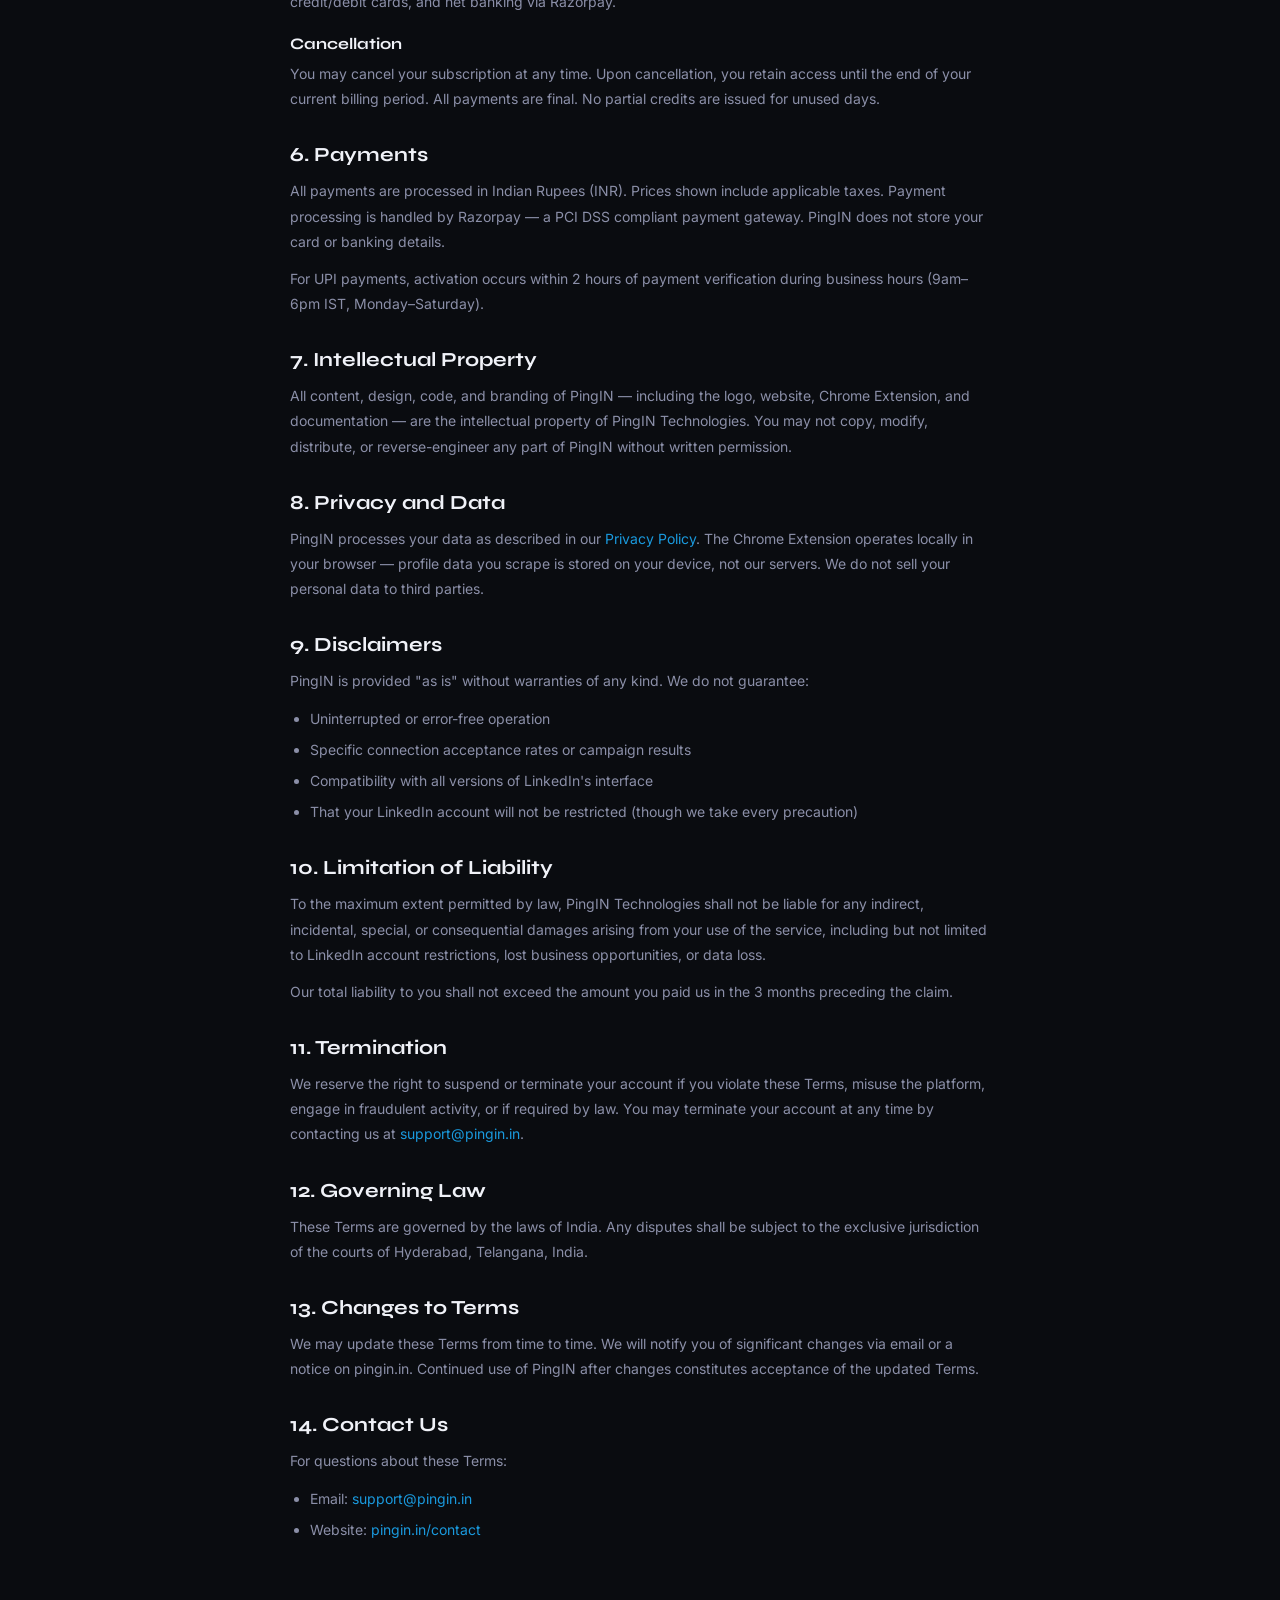
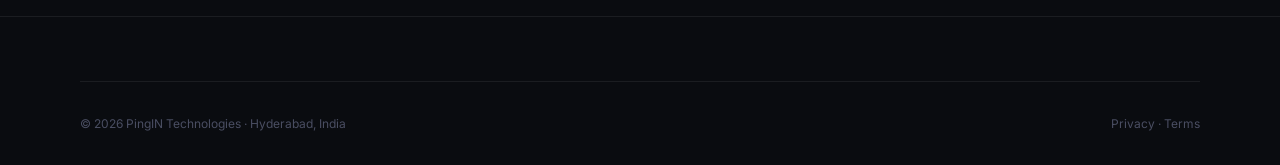
<file: terms.html>
<!DOCTYPE html>
<html lang="en">
<head>
  <meta charset="UTF-8">
  <meta name="viewport" content="width=device-width, initial-scale=1.0">
  <title>Terms of Service — PingIN</title>
  <link rel="preconnect" href="https://fonts.googleapis.com">
  <link href="https://fonts.googleapis.com/css2?family=Syne:wght@600;700;800&family=Inter:wght@400;500;600;700&family=DM+Sans:opsz,wght@9..40,400;9..40,500&display=swap" rel="stylesheet">
  <link rel="stylesheet" href="css/main.css">
  <link rel="icon" type="image/svg+xml" href="images/favicon.svg">
  <style>
    .legal-page{padding:100px var(--gutter) 60px;max-width:780px;margin:0 auto;}
    .legal-page h1{font-size:36px;margin-bottom:8px;}
    .legal-meta{font-size:13px;color:var(--ts);margin-bottom:40px;padding-bottom:20px;border-bottom:1px solid var(--border);}
    .legal-page h2{font-size:20px;color:var(--tp);margin:32px 0 12px;}
    .legal-page h3{font-size:16px;color:var(--tp);margin:20px 0 8px;}
    .legal-page p{font-size:14px;color:var(--ts);line-height:1.8;margin-bottom:12px;}
    .legal-page ul{padding-left:20px;margin-bottom:14px;}
    .legal-page ul li{font-size:14px;color:var(--ts);line-height:1.8;margin-bottom:6px;}
    .legal-page a{color:var(--blue-l);}
    .highlight-box{background:rgba(0,119,181,.07);border:1px solid rgba(0,119,181,.2);border-radius:var(--r);padding:16px 20px;margin:20px 0;}
    .highlight-box p{margin:0;color:var(--tp);}
  </style>
</head>
<body>
  <nav class="nav" id="nav" style="position:relative;">
    <div class="nav-inner">
      <a href="index.html" class="logo"><span style="display:inline-flex;width:30px;height:30px;border-radius:8px;background:linear-gradient(135deg,#0055CC,#00A890);align-items:center;justify-content:center;flex-shrink:0;"><svg width="18" height="18" viewBox="0 0 60 60" fill="none"><circle cx="30" cy="30" r="6" fill="white"/><circle cx="30" cy="30" r="14" fill="none" stroke="white" stroke-width="2.5" opacity=".7"/><circle cx="30" cy="30" r="22" fill="none" stroke="white" stroke-width="2" opacity=".35"/></svg></span><span class="logo-text">Ping<span style="background:linear-gradient(90deg,#1A9ADE,#00D4AA);-webkit-background-clip:text;-webkit-text-fill-color:transparent">IN</span></span></a>
      <div class="nav-links"><a href="index.html">Home</a><a href="pricing.html">Pricing</a><a href="contact.html">Contact</a></div>
    </div>
  </nav>

  <div class="legal-page">
    <h1>Terms of Service</h1>
    <div class="legal-meta">
      Last updated: March 2026 &nbsp;·&nbsp; Effective immediately &nbsp;·&nbsp;
      Questions? <a href="mailto:support@pingin.in">support@pingin.in</a>
    </div>

    <div class="highlight-box">
      <p>Please read these terms carefully before using PingIN. By using our product, you agree to these terms. If you don't agree, please don't use PingIN.</p>
    </div>

    <h2>1. About PingIN</h2>
    <p>PingIN (pingin.in) is a talent sourcing tool built for Indian professionals. We provide a Chrome Extension that helps users search LinkedIn profiles and find the best candidates efficiently.</p>
    <p>PingIN is operated by PingIN Technologies, Hyderabad, India. Contact us at <a href="mailto:support@pingin.in">support@pingin.in</a>.</p>

    <h2>2. Eligibility</h2>
    <p>To use PingIN you must:</p>
    <ul>
      <li>Be at least 18 years of age</li>
      <li>Have a valid LinkedIn account in good standing</li>
      <li>Have a valid email address</li>
      <li>Agree to comply with LinkedIn's User Agreement and Terms of Service</li>
      <li>Be located in India or using the service for Indian market hiring</li>
    </ul>

    <h2>3. Acceptable Use</h2>
    <p>You agree to use PingIN only for lawful professional sourcing purposes. You must NOT use PingIN to:</p>
    <ul>
      <li>Send spam, unsolicited bulk messages, or harassing content</li>
      <li>Violate LinkedIn's Terms of Service or User Agreement</li>
      <li>Scrape or collect data for resale or unauthorized distribution</li>
      <li>Impersonate another person or organization</li>
      <li>Send messages containing illegal, offensive, or defamatory content</li>
      <li>Attempt to circumvent LinkedIn's security systems</li>
      <li>Use the tool for any fraudulent or deceptive purpose</li>
      <li>Exceed LinkedIn's recommended daily connection request limits</li>
    </ul>

    <h2>4. LinkedIn Compliance</h2>
    <p>PingIN works through your existing LinkedIn browser session. You are solely responsible for ensuring your use of PingIN complies with LinkedIn's Terms of Service. PingIN is not affiliated with, endorsed by, or sponsored by LinkedIn Corporation.</p>
    <p>LinkedIn may update its platform, selectors, or Terms of Service at any time. While we work to keep PingIN updated, we cannot guarantee uninterrupted functionality. We recommend staying within safe usage limits (maximum 50 connection requests per day) to protect your LinkedIn account.</p>

    <h2>5. Account and Subscription</h2>
    <h3>Free Trial</h3>
    <p>New users receive a 5-day free trial with limited features (10 messages/day, single-page scraping). No credit card is required for the free trial.</p>
    <h3>Paid Plans</h3>
    <p>Pro and Team plans are billed monthly. Payment is due at the start of each billing period. We accept UPI, credit/debit cards, and net banking via Razorpay.</p>
    <h3>Cancellation</h3>
    <p>You may cancel your subscription at any time. Upon cancellation, you retain access until the end of your current billing period. All payments are final. No partial credits are issued for unused days.</p>

    <h2>6. Payments</h2>
    <p>All payments are processed in Indian Rupees (INR). Prices shown include applicable taxes. Payment processing is handled by Razorpay — a PCI DSS compliant payment gateway. PingIN does not store your card or banking details.</p>
    <p>For UPI payments, activation occurs within 2 hours of payment verification during business hours (9am–6pm IST, Monday–Saturday).</p>

    <h2>7. Intellectual Property</h2>
    <p>All content, design, code, and branding of PingIN — including the logo, website, Chrome Extension, and documentation — are the intellectual property of PingIN Technologies. You may not copy, modify, distribute, or reverse-engineer any part of PingIN without written permission.</p>

    <h2>8. Privacy and Data</h2>
    <p>PingIN processes your data as described in our <a href="privacy.html">Privacy Policy</a>. The Chrome Extension operates locally in your browser — profile data you scrape is stored on your device, not our servers. We do not sell your personal data to third parties.</p>

    <h2>9. Disclaimers</h2>
    <p>PingIN is provided "as is" without warranties of any kind. We do not guarantee:</p>
    <ul>
      <li>Uninterrupted or error-free operation</li>
      <li>Specific connection acceptance rates or campaign results</li>
      <li>Compatibility with all versions of LinkedIn's interface</li>
      <li>That your LinkedIn account will not be restricted (though we take every precaution)</li>
    </ul>

    <h2>10. Limitation of Liability</h2>
    <p>To the maximum extent permitted by law, PingIN Technologies shall not be liable for any indirect, incidental, special, or consequential damages arising from your use of the service, including but not limited to LinkedIn account restrictions, lost business opportunities, or data loss.</p>
    <p>Our total liability to you shall not exceed the amount you paid us in the 3 months preceding the claim.</p>

    <h2>11. Termination</h2>
    <p>We reserve the right to suspend or terminate your account if you violate these Terms, misuse the platform, engage in fraudulent activity, or if required by law. You may terminate your account at any time by contacting us at <a href="mailto:support@pingin.in">support@pingin.in</a>.</p>

    <h2>12. Governing Law</h2>
    <p>These Terms are governed by the laws of India. Any disputes shall be subject to the exclusive jurisdiction of the courts of Hyderabad, Telangana, India.</p>

    <h2>13. Changes to Terms</h2>
    <p>We may update these Terms from time to time. We will notify you of significant changes via email or a notice on pingin.in. Continued use of PingIN after changes constitutes acceptance of the updated Terms.</p>

    <h2>14. Contact Us</h2>
    <p>For questions about these Terms:</p>
    <ul>
      <li>Email: <a href="mailto:support@pingin.in">support@pingin.in</a></li>
      <li>Website: <a href="contact.html">pingin.in/contact</a></li>
    </ul>
  </div>

  <footer class="footer">
    <div class="container">
      <div class="footer-bottom">
        <span>© 2026 PingIN Technologies · Hyderabad, India</span>
        <span><a href="privacy.html" style="color:var(--tm)">Privacy</a> · <a href="terms.html" style="color:var(--tm)">Terms</a></span>
      </div>
    </div>
  </footer>
  <script src="js/pingin.js"></script>
<script src="js/firebase-config.js"></script>
<script src="js/pingin-firebase.js"></script>
<script src="js/nav.js"></script>

<!-- PingIN Visitor Tracking -->
<script>
(function() {
  try {
    // Page key from URL
    var page = location.pathname.replace(/\/$/,'').split('/').pop().replace('.html','') || 'home';
    if (!page || page === '') page = 'home';
    // ── Page view tracking via Firebase RTDB ──────────────────────────────
    try {
      if (!window.FIREBASE_CONFIG || !FIREBASE_CONFIG.rtdbUrl || !FIREBASE_CONFIG.apiKey) return;
      var _rtdbBase = FIREBASE_CONFIG.rtdbUrl;
      var _rtdbKey  = FIREBASE_CONFIG.apiKey;
      var _today    = new Date().toISOString().slice(0,10).replace(/-/g,'');
      var _d        = new Date();
      var _week     = _d.getFullYear() + 'W' + String(Math.ceil(((((_d - new Date(_d.getFullYear(),0,1))/864e5)+1)/7))).padStart(2,'0');

      function _inc(path) {
        var url = _rtdbBase + '/analytics/' + path + '.json?auth=' + _rtdbKey;
        fetch(url)
          .then(function(r){ return r.ok ? r.json() : 0; })
          .then(function(cur){
            return fetch(url, {
              method: 'PUT',
              headers: {'Content-Type':'application/json'},
              body: String(((typeof cur === 'number' ? cur : 0) + 1))
            });
          }).catch(function(){});
      }

      _inc('total');
      _inc('pages/' + page);
      _inc('day-' + _today);
      _inc('week-' + _week);
    } catch(e) {}
})();
</script>
</body>
</html>
</file>
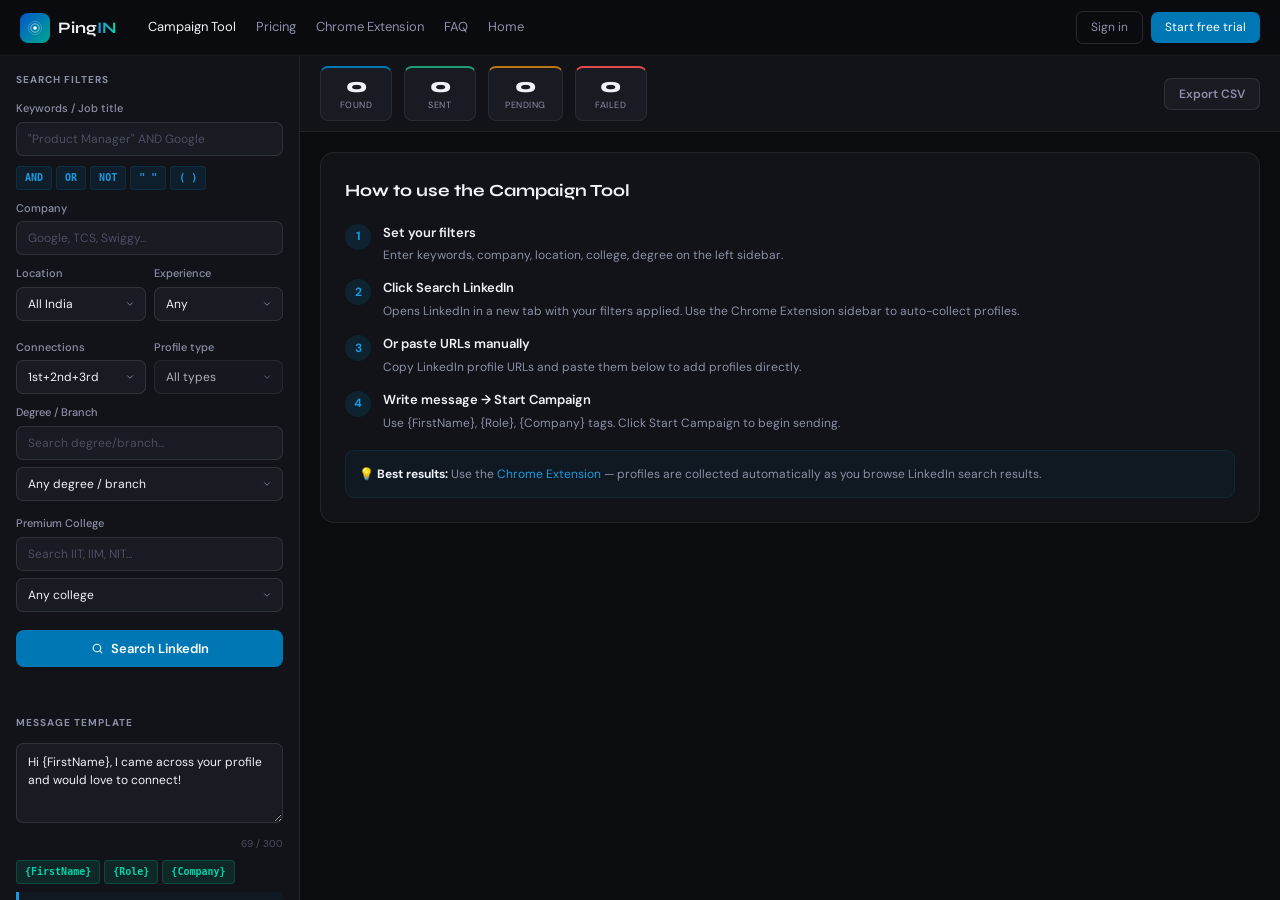
<file: tool.html>
<!DOCTYPE html>
<html lang="en">
<head>
<meta charset="UTF-8">
<meta name="viewport" content="width=device-width,initial-scale=1.0">
<title>Campaign Tool — PingIN</title>
<link rel="icon" type="image/svg+xml" href="images/favicon.svg">
<link rel="preconnect" href="https://fonts.googleapis.com">
<link href="https://fonts.googleapis.com/css2?family=Syne:wght@700;800&family=DM+Sans:opsz,wght@9..40,400;9..40,500;9..40,600&display=swap" rel="stylesheet">
<link rel="stylesheet" href="css/main.css">
<style>
/* ══ Tool page — self-contained layout ══ */
*, *::before, *::after { box-sizing: border-box; margin: 0; padding: 0; }
body { background: #0A0C10; color: #E8EAF0; font-family: 'DM Sans', system-ui, sans-serif; overflow-x: hidden; }

/* Nav */
.t-nav { position: fixed; top: 0; left: 0; right: 0; z-index: 100;
  background: rgba(10,12,16,.97); border-bottom: 1px solid rgba(255,255,255,.07);
  height: 56px; display: flex; align-items: center; padding: 0 20px; gap: 16px; }
.t-nav-logo { display: flex; align-items: center; gap: 8px; text-decoration: none; }
.t-nav-logo-text { font-family: 'Syne', sans-serif; font-weight: 700; font-size: 16px; color: #F0F2F8; }
.t-nav-links { display: flex; align-items: center; gap: 20px; margin-left: 16px; }
.t-nav-links a { font-size: 13px; color: #8B8FA8; text-decoration: none; transition: color .15s; }
.t-nav-links a:hover, .t-nav-links a.active { color: #F0F2F8; }
.t-nav-cta { margin-left: auto; display: flex; gap: 8px; align-items: center; }
.t-btn-ghost { padding: 6px 14px; border-radius: 7px; font-size: 12px; background: transparent; color: #8B8FA8; border: 1px solid rgba(255,255,255,.13); cursor: pointer; font-family: inherit; text-decoration: none; }
.t-btn-primary { padding: 6px 14px; border-radius: 7px; font-size: 12px; background: #0077B5; color: white; border: none; cursor: pointer; font-family: inherit; text-decoration: none; }

/* Layout */
.t-wrap { display: flex; height: calc(100vh - 56px); margin-top: 56px; }

/* Sidebar */
.t-sidebar {
  width: 300px; flex-shrink: 0;
  background: #111318; border-right: 1px solid rgba(255,255,255,.07);
  height: 100%; overflow-y: auto;
  display: flex; flex-direction: column;
}
.t-sidebar::-webkit-scrollbar { width: 3px; }
.t-sidebar::-webkit-scrollbar-thumb { background: #232839; border-radius: 2px; }

.t-sec { padding: 16px 16px 0; }
.t-sec-title { font-size: 10px; font-weight: 700; letter-spacing: .1em; text-transform: uppercase; color: #8B8FA8; margin-bottom: 12px; }
.t-sep { height: 1px; background: rgba(255,255,255,.07); margin: 16px 0; }

/* Form fields */
.t-lbl { font-size: 11px; color: #8B8FA8; margin-bottom: 4px; font-weight: 500; display: block; }
.t-inp {
  width: 100%; background: #181B22; border: 1px solid rgba(255,255,255,.1);
  border-radius: 7px; color: #F0F2F8; font-size: 12px; padding: 8px 11px;
  margin-bottom: 10px; font-family: inherit; transition: border-color .15s;
}
.t-inp:focus { outline: none; border-color: #0077B5; }
.t-inp::placeholder { color: #4A4E62; }
.t-sel {
  width: 100%; background: #181B22; border: 1px solid rgba(255,255,255,.1);
  border-radius: 7px; color: #F0F2F8; font-size: 12px; padding: 8px 11px;
  margin-bottom: 10px; cursor: pointer; font-family: inherit;
  appearance: none;
  background-image: url("data:image/svg+xml,%3Csvg xmlns='http://www.w3.org/2000/svg' width='10' height='10' viewBox='0 0 24 24' fill='none'%3E%3Cpath d='M6 9l6 6 6-6' stroke='%238B8FA8' stroke-width='2' stroke-linecap='round'/%3E%3C/svg%3E");
  background-repeat: no-repeat; background-position: right 10px center;
}
.t-sel:focus { outline: none; border-color: #0077B5; }
.t-sel option { background: #181B22; }
.t-grid2 { display: grid; grid-template-columns: 1fr 1fr; gap: 8px; }

/* Bool chips */
.t-chips { display: flex; gap: 4px; flex-wrap: wrap; margin-bottom: 10px; }
.t-chip {
  padding: 3px 8px; border-radius: 4px; font-size: 10px; font-weight: 700;
  font-family: monospace; cursor: pointer; user-select: none;
  background: rgba(0,119,181,.12); color: #1A9ADE;
  border: 1px solid rgba(0,119,181,.2); transition: background .1s;
}
.t-chip:hover { background: rgba(0,119,181,.22); }
.t-tag { background: rgba(0,212,170,.1); color: #00D4AA; border-color: rgba(0,212,170,.2); }

/* Dropdown */
.t-dd-wrap { position: relative; margin-bottom: 10px; }
.t-dd-inp { margin-bottom: 0; }
.t-dropdown {
  position: absolute; left: 0; right: 0; top: calc(100% + 2px);
  background: #181B22; border: 1px solid rgba(255,255,255,.15);
  border-radius: 8px; z-index: 200; max-height: 180px; overflow-y: auto;
  box-shadow: 0 8px 32px rgba(0,0,0,.6); display: none;
}
.t-dd-item { padding: 8px 11px; cursor: pointer; font-size: 12px; color: #8B8FA8;
  border-bottom: 1px solid rgba(255,255,255,.05); transition: background .1s; }
.t-dd-item:last-child { border-bottom: none; }
.t-dd-item:hover { background: #232839; color: #F0F2F8; }
.t-dd-item mark { background: rgba(0,119,181,.3); color: #1A9ADE; border-radius: 2px; }

/* Search button */
.t-search-btn {
  width: 100%; padding: 10px; border-radius: 8px; background: #0077B5;
  color: white; border: none; cursor: pointer; font-size: 13px; font-weight: 600;
  font-family: inherit; display: flex; align-items: center; justify-content: center;
  gap: 7px; transition: background .15s; margin-top: 8px;
}
.t-search-btn:hover { background: #1A9ADE; }
.t-search-btn:disabled { opacity: .5; cursor: not-allowed; }

/* Message textarea */
.t-textarea {
  width: 100%; background: #181B22; border: 1px solid rgba(255,255,255,.1);
  border-radius: 7px; color: #F0F2F8; font-size: 12px; padding: 9px 11px;
  resize: vertical; min-height: 80px; font-family: inherit; line-height: 1.5;
  margin-bottom: 6px;
}
.t-textarea:focus { outline: none; border-color: #0077B5; }
.t-char-count { font-size: 10px; color: #4A4E62; text-align: right; margin-bottom: 8px; }
.t-preview-box { background: rgba(0,119,181,.06); border-left: 3px solid #1A9ADE;
  border-radius: 0 6px 6px 0; padding: 9px 12px; margin-top: 4px; display: none; }
.t-preview-lbl { font-size: 9px; font-weight: 700; text-transform: uppercase; letter-spacing: .08em; color: #1A9ADE; margin-bottom: 4px; }
.t-preview-txt { font-size: 12px; color: #E8EAF0; line-height: 1.5; }

/* Settings */
.t-toggle-row { display: flex; align-items: center; justify-content: space-between; padding: 7px 0; }
.t-toggle-lbl { font-size: 12px; color: #8B8FA8; }
.t-sw { position: relative; width: 34px; height: 18px; flex-shrink: 0; }
.t-sw input { opacity: 0; width: 0; height: 0; position: absolute; }
.t-sw-slider { position: absolute; inset: 0; background: #232839; border-radius: 9px;
  cursor: pointer; transition: .2s; border: 1px solid rgba(255,255,255,.1); }
.t-sw input:checked + .t-sw-slider { background: #0077B5; border-color: #0077B5; }
.t-sw-slider::after { content: ''; position: absolute; height: 12px; width: 12px;
  left: 2px; top: 2px; background: white; border-radius: 50%; transition: .2s; }
.t-sw input:checked + .t-sw-slider::after { transform: translateX(16px); }

/* ── MAIN AREA ── */
.t-main { flex: 1; display: flex; flex-direction: column; overflow: hidden; }

/* Stats bar */
.t-stats-bar {
  background: #111318; border-bottom: 1px solid rgba(255,255,255,.07);
  padding: 10px 20px; display: flex; align-items: center;
  justify-content: space-between; flex-shrink: 0; flex-wrap: wrap; gap: 10px;
}
.t-stats { display: flex; gap: 12px; }
.t-stat-pill { background: #181B22; border: 1px solid rgba(255,255,255,.07);
  border-radius: 8px; padding: 8px 16px; text-align: center;
  min-width: 72px; }
.t-stat-pill.blue  { border-top: 2px solid #0077B5; }
.t-stat-pill.green { border-top: 2px solid #1D9E75; }
.t-stat-pill.amber { border-top: 2px solid #BA7517; }
.t-stat-pill.red   { border-top: 2px solid #E24B4A; }
.t-stat-n { font-family: 'Syne', sans-serif; font-size: 20px; font-weight: 800; color: #F0F2F8; line-height: 1; }
.t-stat-l { font-size: 9px; color: #8B8FA8; text-transform: uppercase; letter-spacing: .06em; margin-top: 2px; }
.t-action-btns { display: flex; gap: 7px; }
.t-abtn { padding: 7px 14px; border-radius: 7px; font-size: 12px; font-weight: 600;
  cursor: pointer; border: none; font-family: inherit; transition: all .15s; white-space: nowrap; }
.t-abtn.primary { background: #0077B5; color: white; }
.t-abtn.primary:hover { background: #1A9ADE; }
.t-abtn.ghost { background: #181B22; color: #8B8FA8; border: 1px solid rgba(255,255,255,.1); }
.t-abtn.ghost:hover { color: #F0F2F8; }
.t-abtn.amber { background: rgba(186,117,23,.15); color: #EF9F27; border: 1px solid rgba(186,117,23,.25); }
.t-abtn.danger { background: transparent; color: #E24B4A; border: 1px solid rgba(226,75,74,.25); }
.t-abtn:disabled { opacity: .4; cursor: not-allowed; }

/* Progress */
.t-prog-bar { padding: 10px 20px; background: #0D0F14; border-bottom: 1px solid rgba(255,255,255,.07);
  display: none; flex-shrink: 0; }
.t-prog-head { display: flex; justify-content: space-between; font-size: 11px; color: #8B8FA8; margin-bottom: 6px; }
.t-prog-track { height: 4px; background: #232839; border-radius: 2px; overflow: hidden; margin-bottom: 8px; }
.t-prog-fill { height: 100%; background: #0077B5; border-radius: 2px; transition: width .4s ease; width: 0%; }
.t-live-feed { max-height: 80px; overflow-y: auto; }
.t-lf-row { display: flex; align-items: center; gap: 7px; padding: 3px 0;
  font-size: 11px; color: #8B8FA8; border-bottom: 1px solid rgba(255,255,255,.04); }
.t-lf-dot { width: 5px; height: 5px; border-radius: 50%; flex-shrink: 0; }
.t-lf-dot.sent { background: #1D9E75; }
.t-lf-dot.failed { background: #E24B4A; }

/* Status message */
.t-status { margin: 10px 20px; padding: 9px 13px; border-radius: 8px; font-size: 13px; display: none; }
.t-status.success { background: rgba(29,158,117,.1); color: #5DCAA5; border: 1px solid rgba(29,158,117,.2); }
.t-status.warning { background: rgba(186,117,23,.1); color: #EF9F27; border: 1px solid rgba(186,117,23,.2); }
.t-status.info    { background: rgba(0,119,181,.1); color: #1A9ADE; border: 1px solid rgba(0,119,181,.2); }
.t-status.error   { background: rgba(226,75,74,.1); color: #F09595; border: 1px solid rgba(226,75,74,.2); }

/* Scroll area for main content */
.t-content { flex: 1; overflow-y: auto; }
.t-content::-webkit-scrollbar { width: 4px; }
.t-content::-webkit-scrollbar-thumb { background: #232839; border-radius: 2px; }

/* Filter tabs */
.t-filters { display: flex; align-items: center; justify-content: space-between;
  padding: 10px 20px; border-bottom: 1px solid rgba(255,255,255,.07); flex-wrap: wrap; gap: 8px; }
.t-filter-row { display: flex; gap: 4px; }
.t-fbtn { padding: 4px 11px; border-radius: 6px; font-size: 11px; font-weight: 500;
  background: #181B22; color: #8B8FA8; border: 1px solid rgba(255,255,255,.07);
  cursor: pointer; font-family: inherit; transition: all .1s; }
.t-fbtn:hover { color: #F0F2F8; }
.t-fbtn.active { background: rgba(0,119,181,.15); color: #1A9ADE; border-color: rgba(0,119,181,.3); }
.t-prof-count { font-size: 12px; color: #8B8FA8; }
.t-right-btns { display: flex; gap: 6px; }

/* How-to box */
.t-how-box { margin: 20px; background: #111318; border: 1px solid rgba(255,255,255,.07);
  border-radius: 14px; padding: 24px; }
.t-how-title { font-family: 'Syne', sans-serif; font-size: 17px; font-weight: 700;
  color: #F0F2F8; margin-bottom: 18px; }
.t-how-steps { display: flex; flex-direction: column; gap: 14px; }
.t-how-step { display: flex; gap: 12px; align-items: flex-start; }
.t-how-num { width: 26px; height: 26px; border-radius: 50%; background: rgba(0,119,181,.15);
  color: #1A9ADE; font-size: 12px; font-weight: 700; display: flex; align-items: center;
  justify-content: center; flex-shrink: 0; margin-top: 1px; }
.t-how-body-title { font-size: 13px; font-weight: 600; color: #F0F2F8; margin-bottom: 3px; }
.t-how-body-sub { font-size: 12px; color: #8B8FA8; line-height: 1.5; }
.t-tip-box { margin-top: 18px; padding: 13px; background: rgba(0,119,181,.06);
  border: 1px solid rgba(0,119,181,.15); border-radius: 9px;
  font-size: 12px; color: #8B8FA8; line-height: 1.7; }

/* Search instruction box */
.t-search-instr { margin: 16px 20px; display: none; }

/* Profiles grid */
.t-profiles-section { display: none; }
.t-profiles-grid { display: grid; grid-template-columns: repeat(auto-fill, minmax(220px, 1fr));
  gap: 10px; padding: 14px 20px; }
.t-pc { background: #111318; border: 1px solid rgba(255,255,255,.07); border-radius: 11px;
  padding: 13px; display: flex; flex-direction: column; gap: 9px;
  transition: border-color .15s; }
.t-pc:hover { border-color: rgba(255,255,255,.15); }
.t-pc-top { display: flex; gap: 9px; align-items: flex-start; }
.t-pc-av { width: 38px; height: 38px; border-radius: 50%; flex-shrink: 0;
  display: flex; align-items: center; justify-content: center;
  font-size: 13px; font-weight: 700; overflow: hidden; }
.t-pc-av img { width: 38px; height: 38px; object-fit: cover; border-radius: 50%; }
.t-pc-info { flex: 1; min-width: 0; }
.t-pc-name { font-size: 13px; font-weight: 600; color: #F0F2F8; white-space: nowrap; overflow: hidden; text-overflow: ellipsis; }
.t-pc-role { font-size: 11px; color: #8B8FA8; white-space: nowrap; overflow: hidden; text-overflow: ellipsis; }
.t-pc-city { font-size: 10px; color: #4A4E62; margin-top: 1px; }
.t-pc-badges { display: flex; gap: 4px; flex-wrap: wrap; }
.t-badge { font-size: 9px; font-weight: 700; padding: 2px 7px; border-radius: 4px; }
.t-badge.pending { background: rgba(186,117,23,.15); color: #EF9F27; }
.t-badge.sent    { background: rgba(29,158,117,.15);  color: #5DCAA5; }
.t-badge.failed  { background: rgba(226,75,74,.15);   color: #F09595; }
.t-badge.degree  { background: rgba(255,255,255,.07); color: #8B8FA8; }
.t-badge.otw     { background: rgba(0,212,170,.12);   color: #00D4AA; }
.t-pc-link { font-size: 11px; color: #1A9ADE; }
.t-pc-link:hover { text-decoration: underline; }

/* URL paste box */
.t-paste-box { margin: 0 20px 16px; }
.t-paste-area { width: 100%; background: #181B22; border: 1px solid rgba(255,255,255,.1);
  border-radius: 7px; color: #F0F2F8; font-size: 11px; padding: 9px 11px;
  resize: none; height: 70px; font-family: monospace; line-height: 1.5; }
.t-paste-area:focus { outline: none; border-color: #0077B5; }

@media(max-width:900px) {
  .t-wrap { flex-direction: column; height: auto; }
  .t-sidebar { width: 100%; height: auto; overflow-y: visible; }
  .t-main { min-height: calc(100vh - 56px); }
  .t-stats { flex-wrap: wrap; }
}
@media(max-width:600px) {
  .t-profiles-grid { grid-template-columns: 1fr; }
  .t-stats-bar { flex-direction: column; align-items: flex-start; }
  .t-nav-links { display: none; }
}
</style>
</head>
<body>

<!-- ── NAV ── -->
<nav class="t-nav">
  <a href="index.html" class="t-nav-logo">
    <span style="display:inline-flex;width:30px;height:30px;border-radius:8px;background:linear-gradient(135deg,#0055CC,#00A890);align-items:center;justify-content:center;flex-shrink:0;"><svg width="18" height="18" viewBox="0 0 60 60" fill="none"><circle cx="30" cy="30" r="6" fill="white"/><circle cx="30" cy="30" r="14" fill="none" stroke="white" stroke-width="2.5" opacity=".7"/><circle cx="30" cy="30" r="22" fill="none" stroke="white" stroke-width="2" opacity=".35"/></svg></span>
    <span class="t-nav-logo-text">Ping<span style="background:linear-gradient(90deg,#1A9ADE,#00D4AA);-webkit-background-clip:text;-webkit-text-fill-color:transparent">IN</span></span>
  </a>
  <div class="t-nav-links">
    <a href="tool.html" class="active">Campaign Tool</a>
    <a href="pricing.html">Pricing</a>
    <a href="extension.html">Chrome Extension</a>
          <a href="faq.html">FAQ</a>
    <a href="index.html">Home</a>
  </div>
  <div class="t-nav-cta">
    <a href="login.html" class="t-btn-ghost">Sign in</a>
    <a href="pricing.html" class="t-btn-primary">Start free trial</a>
  </div>
</nav>

<!-- ── MAIN LAYOUT ── -->
<div class="t-wrap">

<!-- ════ SIDEBAR ════ -->
<aside class="t-sidebar">

  <div class="t-sec" style="padding-top:16px;">
    <div class="t-sec-title">Search Filters</div>

    <label class="t-lbl">Keywords / Job title</label>
    <input type="text" class="t-inp" id="s-keywords" placeholder='"Product Manager" AND Google'>
    <div class="t-chips">
      <span class="t-chip" data-kw=" AND ">AND</span>
      <span class="t-chip" data-kw=" OR ">OR</span>
      <span class="t-chip" data-kw=" NOT ">NOT</span>
      <span class="t-chip" data-kw='""'>" "</span>
      <span class="t-chip" data-kw="()">( )</span>
    </div>

    <label class="t-lbl">Company</label>
    <div class="t-dd-wrap">
      <input type="text" class="t-inp t-dd-inp" id="s-company" placeholder="Google, TCS, Swiggy..." autocomplete="off">
      <div class="t-dropdown" id="dd-company"></div>
    </div>

    <div class="t-grid2">
      <div>
        <label class="t-lbl">Location</label>
        <select class="t-sel" id="s-location">
          <option value="">All India</option>
          <option>Hyderabad</option><option>Bengaluru</option>
          <option>Mumbai</option><option>Delhi NCR</option>
          <option>Chennai</option><option>Pune</option>
          <option>Kolkata</option><option>Noida</option>
          <option>Gurgaon</option><option>Ahmedabad</option>
          <option>Jaipur</option>
        </select>
      </div>
      <div>
        <label class="t-lbl">Experience</label>
        <select class="t-sel" id="s-experience">
          <option value="">Any</option>
          <option value="1">0–1 yr</option><option value="2">1–3 yr</option>
          <option value="3">3–5 yr</option><option value="4">5–10 yr</option>
          <option value="5">10–15 yr</option><option value="6">15–20 yr</option>
          <option value="7">20–25 yr</option><option value="8">25+ yr</option>
        </select>
      </div>
      <div>
        <label class="t-lbl">Connections</label>
        <select class="t-sel" id="s-degree">
          <option value="123">1st+2nd+3rd</option>
          <option value="2">2nd only</option>
          <option value="3">3rd only</option>
          <option value="23">2nd & 3rd</option>
          <option value="1">1st only</option>
        </select>
      </div>
      <div>
        <label class="t-lbl">Profile type</label>
        <select class="t-sel" id="s-profile-type" disabled>
          <option value="">All types</option>
          <option value="open">Open to Work</option>
          <option value="immediate">Immediate Joiner</option>
          <option value="layoff">Laid Off</option>
          <option value="looking">Looking for Change</option>
          <option value="fresher">Fresher</option>
          <option value="leadership">Leadership/CXO</option>
          <option value="gcc">GCC Employees</option>
          <option value="startup">Startup</option>
          <option value="hiring">Recruiters</option>
        </select>
      </div>
    </div>

    <label class="t-lbl">Degree / Branch</label>
    <div class="t-dd-wrap">
      <input type="text" class="t-inp t-dd-inp" id="degree-search" placeholder="Search degree/branch..." autocomplete="off">
      <div class="t-dropdown" id="dd-degree"></div>
    </div>
    <select class="t-sel" id="s-degree-type" style="margin-top:-6px;">
      <option value="">Any degree / branch</option>
      <optgroup label="B.Tech / BE">
        <option value="B.Tech Computer Science">B.Tech — Computer Science (CSE)</option>
        <option value="B.Tech Information Technology">B.Tech — Information Technology (IT)</option>
        <option value="B.Tech Electronics">B.Tech — Electronics & Communication (ECE)</option>
        <option value="B.Tech Electrical">B.Tech — Electrical & Electronics (EEE)</option>
        <option value="B.Tech Mechanical">B.Tech — Mechanical Engineering</option>
        <option value="B.Tech AI ML">B.Tech — AI & Machine Learning</option>
        <option value="B.Tech Data Science">B.Tech — Data Science</option>
      </optgroup>
      <optgroup label="MBA / PGDM">
        <option value="MBA Finance">MBA — Finance</option>
        <option value="MBA Marketing">MBA — Marketing</option>
        <option value="MBA HR">MBA — Human Resources</option>
        <option value="MBA Business Analytics">MBA — Business Analytics</option>
        <option value="MBA">MBA — Any Specialization</option>
      </optgroup>
      <optgroup label="Other">
        <option value="MCA">MCA</option>
        <option value="BCA">BCA</option>
        <option value="CA">CA — Chartered Accountant</option>
        <option value="LLB">LLB — Law</option>
        <option value="PhD">PhD</option>
      </optgroup>
    </select>

    <label class="t-lbl" style="margin-top:4px;">Premium College</label>
    <div class="t-dd-wrap">
      <input type="text" class="t-inp t-dd-inp" id="college-search" placeholder="Search IIT, IIM, NIT..." autocomplete="off">
      <div class="t-dropdown" id="dd-college"></div>
    </div>
    <select class="t-sel" id="s-college" style="margin-top:-6px;">
      <option value="">Any college</option>
      <optgroup label="IITs">
        <option>IIT Bombay</option><option>IIT Delhi</option><option>IIT Madras</option>
        <option>IIT Kharagpur</option><option>IIT Kanpur</option><option>IIT Roorkee</option>
        <option>IIT Hyderabad</option><option>IIT Guwahati</option><option>IIT BHU</option>
      </optgroup>
      <optgroup label="NITs">
        <option>NIT Trichy</option><option>NIT Warangal</option><option>NIT Surathkal</option>
        <option>NIT Calicut</option><option>NIT Rourkela</option>
      </optgroup>
      <optgroup label="IIMs">
        <option>IIM Ahmedabad</option><option>IIM Bangalore</option>
        <option>IIM Calcutta</option><option>IIM Lucknow</option>
        <option>IIM Kozhikode</option><option>IIM Indore</option>
      </optgroup>
      <optgroup label="IIITs">
        <option>IIIT Hyderabad</option><option>IIIT Bangalore</option>
        <option>IIIT Allahabad</option><option>IIIT Delhi</option>
      </optgroup>
      <optgroup label="Top Private">
        <option>BITS Pilani</option><option>BITS Hyderabad</option>
        <option>VIT Vellore</option><option>Manipal University</option>
        <option>ISB Hyderabad</option><option>XLRI Jamshedpur</option>
        <option>MDI Gurgaon</option><option>FMS Delhi</option>
        <option>SP Jain Mumbai</option><option>Thapar University</option>
      </optgroup>
      <optgroup label="State Universities">
        <option>Osmania University</option><option>JNTUH</option>
        <option>Anna University</option><option>VTU</option>
        <option>Mumbai University</option><option>Delhi University</option>
      </optgroup>
    </select>

    <button class="t-search-btn" id="btn-search" onclick="doSearch()">
      <svg width="13" height="13" viewBox="0 0 24 24" fill="none"><circle cx="11" cy="11" r="7" stroke="currentColor" stroke-width="2"/><path d="M20 20l-3-3" stroke="currentColor" stroke-width="2" stroke-linecap="round"/></svg>
      Search LinkedIn
    </button>
  </div>

  <div class="t-sep"></div>

  <!-- Message template -->
  <div class="t-sec">
    <div class="t-sec-title">Message Template</div>
    <textarea class="t-textarea" id="c-message" placeholder="Hi {FirstName}, I came across your profile and would love to connect!">Hi {FirstName}, I came across your profile and would love to connect!</textarea>
    <div class="t-char-count"><span id="char-n">0</span> / 300</div>
    <div class="t-chips" style="margin-bottom:8px;">
      <span class="t-chip t-tag" data-tag="{FirstName}">{FirstName}</span>
      <span class="t-chip t-tag" data-tag="{Role}">{Role}</span>
      <span class="t-chip t-tag" data-tag="{Company}">{Company}</span>
    </div>
    <div class="t-preview-box" id="preview-box">
      <div class="t-preview-lbl">Live preview</div>
      <div class="t-preview-txt" id="preview-txt"></div>
    </div>
  </div>

  <div class="t-sep"></div>

  <!-- Settings -->
  <div class="t-sec" style="padding-bottom:20px;">
    <div class="t-sec-title">Settings</div>
    <div class="t-grid2">
      <div>
        <label class="t-lbl">Daily limit</label>
        <input type="number" class="t-inp" id="c-limit" value="50" min="1" max="50">
      </div>
      <div>
        <label class="t-lbl">Delay (sec)</label>
        <input type="number" class="t-inp" id="c-delay" value="45" min="10">
      </div>
    </div>
    <div class="t-toggle-row">
      <span class="t-toggle-lbl">Random delay</span>
      <label class="t-sw"><input type="checkbox" id="c-random" checked><span class="t-sw-slider"></span></label>
    </div>
  </div>

</aside>

<!-- ════ MAIN CONTENT ════ -->
<main class="t-main">

  <!-- Stats bar -->
  <div class="t-stats-bar">
    <div class="t-stats">
      <div class="t-stat-pill blue">
        <div class="t-stat-n" id="sp-found">0</div>
        <div class="t-stat-l">Found</div>
      </div>
      <div class="t-stat-pill green">
        <div class="t-stat-n" id="sp-sent">0</div>
        <div class="t-stat-l">Sent</div>
      </div>
      <div class="t-stat-pill amber">
        <div class="t-stat-n" id="sp-pending">0</div>
        <div class="t-stat-l">Pending</div>
      </div>
      <div class="t-stat-pill red">
        <div class="t-stat-n" id="sp-failed">0</div>
        <div class="t-stat-l">Failed</div>
      </div>
    </div>
    <div class="t-action-btns">
      <button class="t-abtn ghost" id="btn-export" onclick="exportCSV()">Export CSV</button>
      <button class="t-abtn primary" id="btn-start" style="display:none;" onclick="startCampaign()">▶ Start Campaign</button>
      <button class="t-abtn amber" id="btn-pause" style="display:none;" onclick="pauseCampaign()">⏸ Pause</button>
      <button class="t-abtn danger" id="btn-stop" style="display:none;" onclick="stopCampaign()">■ Stop</button>
    </div>
  </div>

  <!-- Progress -->
  <div class="t-prog-bar" id="prog-wrap">
    <div class="t-prog-head">
      <span id="prog-txt">Sending...</span>
      <span id="prog-pct">0%</span>
    </div>
    <div class="t-prog-track"><div class="t-prog-fill" id="prog-fill"></div></div>
    <div class="t-live-feed" id="live-feed"></div>
  </div>

  <!-- Status message -->
  <div class="t-status" id="t-status"></div>

  <!-- Scrollable content -->
  <div class="t-content">

    <!-- How-to (shown before any search) -->
    <div class="t-how-box" id="how-box">
      <div class="t-how-title">How to use the Campaign Tool</div>
      <div class="t-how-steps">
        <div class="t-how-step">
          <div class="t-how-num">1</div>
          <div><div class="t-how-body-title">Set your filters</div><div class="t-how-body-sub">Enter keywords, company, location, college, degree on the left sidebar.</div></div>
        </div>
        <div class="t-how-step">
          <div class="t-how-num">2</div>
          <div><div class="t-how-body-title">Click Search LinkedIn</div><div class="t-how-body-sub">Opens LinkedIn in a new tab with your filters applied. Use the Chrome Extension sidebar to auto-collect profiles.</div></div>
        </div>
        <div class="t-how-step">
          <div class="t-how-num">3</div>
          <div><div class="t-how-body-title">Or paste URLs manually</div><div class="t-how-body-sub">Copy LinkedIn profile URLs and paste them below to add profiles directly.</div></div>
        </div>
        <div class="t-how-step">
          <div class="t-how-num">4</div>
          <div><div class="t-how-body-title">Write message → Start Campaign</div><div class="t-how-body-sub">Use {FirstName}, {Role}, {Company} tags. Click Start Campaign to begin sending.</div></div>
        </div>
      </div>
      <div class="t-tip-box">
        💡 <strong style="color:#F0F2F8;">Best results:</strong> Use the <a href="extension.html" style="color:#1A9ADE;">Chrome Extension</a> — profiles are collected automatically as you browse LinkedIn search results.
      </div>
    </div>

    <!-- Search instructions (shown after clicking search) -->
    <div class="t-search-instr" id="search-instr"></div>

    <!-- URL paste import -->
    <div class="t-paste-box" id="paste-box" style="display:none;">
      <label class="t-lbl" style="margin-bottom:6px;display:block;">📋 Paste LinkedIn profile URLs (one per line)</label>
      <textarea class="t-paste-area" id="paste-urls" placeholder="https://www.linkedin.com/in/person1&#10;https://www.linkedin.com/in/person2&#10;https://www.linkedin.com/in/person3"></textarea>
      <button class="t-abtn primary" style="margin-top:8px;font-size:12px;" onclick="importURLs()">Import Profiles</button>
    </div>

    <!-- Profiles section -->
    <div class="t-profiles-section" id="profiles-section">
      <div class="t-filters">
        <div style="display:flex;align-items:center;gap:12px;flex-wrap:wrap;">
          <span class="t-prof-count" id="prof-count">0 profiles</span>
          <div class="t-filter-row">
            <button class="t-fbtn active" data-f="all">All</button>
            <button class="t-fbtn" data-f="pending">Pending</button>
            <button class="t-fbtn" data-f="sent">Sent</button>
            <button class="t-fbtn" data-f="failed">Failed</button>
          </div>
        </div>
        <div class="t-right-btns">
          <button class="t-abtn ghost" id="btn-next-pg" style="font-size:11px;padding:5px 10px;" onclick="nextPage()">+ Next page</button>
          <button class="t-abtn ghost" style="font-size:11px;padding:5px 10px;" onclick="clearAll()">Clear</button>
        </div>
      </div>
      <div class="t-profiles-grid" id="profiles-grid"></div>
    </div>

  </div><!-- /t-content -->
</main>
</div><!-- /t-wrap -->

<script src="js/pingin.js"></script>
<script src="js/nav.js"></script>
<script src="js/tool.js"></script>
</body>
</html>
</file>
<file: css/main.css>
/* ══════════════════════════════════════
   RESET & BASE
══════════════════════════════════════ */
*,*::before,*::after{box-sizing:border-box;margin:0;padding:0;}
html{scroll-behavior:smooth;}
body{font-family:'Inter','DM Sans',system-ui,sans-serif;background:#0A0C10;color:#E8EAF0;line-height:1.6;overflow-x:hidden;}
img{max-width:100%;display:block;}
a{text-decoration:none;color:inherit;}

/* ══════════════════════════════════════
   CSS VARIABLES
══════════════════════════════════════ */
:root{
  --blue:#0077B5;--blue-l:#1A9ADE;--blue-d:#005c8e;
  --accent:#00D4AA;--green:#1D9E75;--amber:#BA7517;--red:#E24B4A;
  --tp:#F0F2F8;--ts:#8B8FA8;--tm:#4A4E62;
  --bg:#0A0C10;--surf:#111318;--surf2:#181B22;--surf3:#232839;
  --border:rgba(255,255,255,0.07);--border2:rgba(255,255,255,0.13);
  --r:10px;--rl:16px;
  --max-w:1200px;--gutter:clamp(16px,4vw,40px);
}

/* ══════════════════════════════════════
   LAYOUT
══════════════════════════════════════ */
.container{max-width:var(--max-w);margin:0 auto;padding:0 var(--gutter);}
.container-narrow{max-width:900px;margin:0 auto;padding:0 var(--gutter);}

/* ══════════════════════════════════════
   TYPOGRAPHY
══════════════════════════════════════ */
h1,h2,h3,h4{font-family:'Syne',system-ui,sans-serif;font-weight:700;line-height:1.15;color:var(--tp);}
.section-tag{font-size:11px;font-weight:700;letter-spacing:.12em;text-transform:uppercase;color:var(--accent);margin-bottom:.875rem;}
.section-title{font-size:clamp(28px,4vw,46px);font-weight:800;letter-spacing:-.02em;margin-bottom:2.5rem;}
.gradient-text{background:linear-gradient(135deg,var(--blue-l),var(--accent));-webkit-background-clip:text;-webkit-text-fill-color:transparent;background-clip:text;}

/* ══════════════════════════════════════
   BUTTONS
══════════════════════════════════════ */
.btn-primary{display:inline-flex;align-items:center;justify-content:center;gap:8px;padding:11px 24px;border-radius:var(--r);background:var(--blue);color:white;font-size:14px;font-weight:500;font-family:inherit;border:none;cursor:pointer;transition:all .2s;}
.btn-primary:hover{background:var(--blue-l);transform:translateY(-1px);}
.btn-primary.btn-lg{padding:14px 32px;font-size:16px;border-radius:12px;}
.btn-outline{display:inline-flex;align-items:center;justify-content:center;gap:8px;padding:11px 24px;border-radius:var(--r);background:transparent;color:var(--tp);font-size:14px;font-weight:500;font-family:inherit;border:1px solid var(--border2);cursor:pointer;transition:all .2s;}
.btn-outline:hover{border-color:rgba(255,255,255,.3);background:rgba(255,255,255,.04);}
.btn-outline.btn-lg{padding:14px 32px;font-size:16px;border-radius:12px;}
.btn-outline:disabled{opacity:.4;cursor:not-allowed;}
.btn-primary-sm{display:inline-flex;align-items:center;padding:7px 16px;border-radius:8px;background:var(--blue);color:white;font-size:13px;font-weight:500;transition:all .15s;}
.btn-primary-sm:hover{background:var(--blue-l);}
.btn-ghost-sm{display:inline-flex;align-items:center;padding:7px 16px;border-radius:8px;background:transparent;color:var(--ts);font-size:13px;border:1px solid var(--border2);cursor:pointer;transition:all .15s;}
.btn-ghost-sm:hover{color:var(--tp);}

/* ══════════════════════════════════════
   NAV
══════════════════════════════════════ */
.nav{position:fixed;top:0;left:0;right:0;z-index:100;transition:background .3s,box-shadow .3s;padding:0 var(--gutter);}
.nav.scrolled{background:rgba(10,12,16,.97);box-shadow:0 1px 0 var(--border);}
.nav-inner{max-width:var(--max-w);margin:0 auto;display:flex;align-items:center;gap:2rem;height:64px;}
.logo{display:flex;align-items:center;gap:9px;}
.logo-mark{width:30px;height:30px;background:var(--blue);border-radius:8px;display:flex;align-items:center;justify-content:center;font-family:'Syne',sans-serif;font-weight:800;font-size:15px;color:white;flex-shrink:0;}
.logo-text{font-family:'Syne',sans-serif;font-weight:700;font-size:17px;color:var(--tp);}
.nav-links{display:flex;gap:2rem;margin-left:auto;}
.nav-links a{font-size:14px;color:var(--ts);transition:color .15s;}
.nav-links a:hover,.nav-links a.active{color:var(--tp);}
.nav-cta{display:flex;gap:8px;margin-left:1.5rem;}
.hamburger{display:none;flex-direction:column;gap:5px;background:none;border:none;cursor:pointer;padding:4px;}
.hamburger span{display:block;width:22px;height:2px;background:var(--ts);border-radius:2px;transition:all .2s;}
.mobile-menu{display:none;flex-direction:column;gap:6px;padding:14px var(--gutter);background:var(--surf);border-top:1px solid var(--border);}
.mobile-menu a{font-size:14px;color:var(--ts);padding:7px 0;border-bottom:1px solid var(--border);}
.mobile-menu a:last-child{border-bottom:none;}
.mobile-menu.open{display:flex;}

/* ══════════════════════════════════════
   HERO
══════════════════════════════════════ */
.hero{min-height:100vh;display:flex;align-items:center;padding:100px var(--gutter) 60px;position:relative;overflow:hidden;}
.hero-glow{position:absolute;top:-200px;left:50%;transform:translateX(-50%);width:900px;height:900px;background:radial-gradient(circle,rgba(0,119,181,.13) 0%,transparent 65%);pointer-events:none;}
.hero .container{display:flex;flex-direction:column;align-items:center;text-align:center;}
.hero-tag{display:inline-flex;align-items:center;gap:8px;padding:6px 18px;border-radius:100px;border:1px solid rgba(0,212,170,.3);background:rgba(0,212,170,.06);color:var(--accent);font-size:12px;font-weight:500;margin-bottom:2rem;}
.tag-pulse{width:7px;height:7px;border-radius:50%;background:var(--accent);animation:pulse 2s infinite;}
@keyframes pulse{0%,100%{opacity:1}50%{opacity:.3}}
.hero-title{font-size:clamp(44px,7vw,88px);font-weight:800;letter-spacing:-.035em;margin-bottom:1.5rem;line-height:1.05;}
.hero-sub{max-width:560px;font-size:18px;color:var(--ts);line-height:1.7;font-weight:300;margin-bottom:2.5rem;}
.hero-actions{display:flex;gap:12px;justify-content:center;flex-wrap:wrap;margin-bottom:1.75rem;}
.hero-trust{display:flex;flex-wrap:wrap;gap:1.5rem;justify-content:center;font-size:13px;color:var(--ts);margin-bottom:4rem;}
.hero-trust span::before{content:'';margin-right:4px;}

/* Extension preview */
.hero-extension-preview{position:relative;max-width:360px;margin:0 auto;}
.ext-frame{background:var(--surf);border:1px solid var(--border2);border-radius:16px;overflow:hidden;box-shadow:0 40px 80px rgba(0,0,0,.6);}
.ext-titlebar{display:flex;align-items:center;gap:6px;padding:10px 14px;background:var(--surf2);border-bottom:1px solid var(--border);}
.ext-dots{display:flex;gap:5px;}
.ext-dots span{width:10px;height:10px;border-radius:50%;}
.ext-dots span:nth-child(1){background:#FF5F57;}
.ext-dots span:nth-child(2){background:#FEBC2E;}
.ext-dots span:nth-child(3){background:#28C840;}
.ext-title{flex:1;text-align:center;font-size:11px;color:var(--tm);}
.ext-header{display:flex;justify-content:space-between;align-items:center;padding:9px 14px;background:var(--surf);}
.ext-logo{display:flex;align-items:center;gap:7px;font-size:13px;font-weight:700;color:var(--tp);}
.ext-logo-mark{width:22px;height:22px;background:var(--blue);border-radius:5px;display:flex;align-items:center;justify-content:center;font-family:'Syne',sans-serif;font-weight:800;font-size:11px;color:white;}
.ext-status{display:flex;align-items:center;gap:5px;font-size:10px;color:var(--accent);}
.ext-dot{width:6px;height:6px;border-radius:50%;background:var(--accent);}
.ext-tabs-row{display:flex;background:var(--surf);border-bottom:1px solid var(--border);padding:0 10px;}
.ext-tab{flex:1;padding:8px;text-align:center;font-size:11px;color:var(--ts);cursor:default;}
.ext-tab.active{color:var(--blue-l);border-bottom:2px solid var(--blue-l);}
.ext-body{padding:12px;}
.ext-field{margin-bottom:7px;}
.ext-field.half{flex:1;}
.ext-field-row{display:flex;gap:7px;margin-bottom:7px;}
.ext-label{font-size:10px;color:var(--ts);margin-bottom:3px;}
.ext-input{background:var(--surf2);border:1px solid var(--border2);border-radius:6px;padding:6px 9px;font-size:11px;color:var(--tp);}
.ext-college-field{margin-bottom:7px;}
.ext-scrape-info{display:flex;justify-content:space-between;align-items:center;padding:6px 9px;background:var(--surf2);border-radius:6px;font-size:10px;margin-bottom:8px;}
.ext-next-page{color:var(--blue-l);cursor:pointer;}
.ext-btn{background:var(--blue);color:white;text-align:center;padding:8px;border-radius:7px;font-size:12px;font-weight:500;}

/* Float stats */
.float-stat{position:absolute;background:var(--surf);border:1px solid var(--border2);border-radius:10px;padding:8px 14px;text-align:center;box-shadow:0 8px 24px rgba(0,0,0,.4);}
.fs-n{font-family:'Syne',sans-serif;font-size:20px;font-weight:800;color:var(--tp);}
.fs-l{font-size:10px;color:var(--ts);}
.float-stat.green .fs-n{color:var(--accent);}

/* ══════════════════════════════════════
   STATS BAND
══════════════════════════════════════ */
.stats-band{border-top:1px solid var(--border);border-bottom:1px solid var(--border);padding:32px var(--gutter);}
.stats-row{display:flex;align-items:center;justify-content:center;gap:2rem;flex-wrap:wrap;}
.band-stat{text-align:center;}
.bs-n{display:block;font-family:'Syne',sans-serif;font-size:28px;font-weight:800;color:var(--tp);}
.bs-l{display:block;font-size:12px;color:var(--ts);margin-top:3px;}
.band-div{width:1px;height:40px;background:var(--border);}

/* ══════════════════════════════════════
   FEATURES
══════════════════════════════════════ */
.features{padding:100px var(--gutter);}
.features-grid{display:grid;grid-template-columns:repeat(3,1fr);gap:14px;}
.feature-card{background:var(--surf);border:1px solid var(--border);border-radius:var(--rl);padding:1.75rem;transition:border-color .2s,transform .2s;}
.feature-card:hover{border-color:var(--border2);transform:translateY(-2px);}
.feature-card.large{grid-column:span 2;}
.fc-icon{width:46px;height:46px;border-radius:11px;display:flex;align-items:center;justify-content:center;margin-bottom:1.25rem;}
.fc-icon.blue  {background:rgba(0,119,181,.15);color:var(--blue-l);}
.fc-icon.green {background:rgba(29,158,117,.15);color:#5DCAA5;}
.fc-icon.amber {background:rgba(186,117,23,.15);color:#EF9F27;}
.fc-icon.pink  {background:rgba(212,83,126,.15);color:#ED93B1;}
.fc-icon.teal  {background:rgba(0,212,170,.1); color:var(--accent);}
.fc-icon.red   {background:rgba(226,75,74,.1); color:#F09595;}
.feature-card h3{font-size:17px;margin-bottom:.625rem;}
.feature-card p{font-size:13px;color:var(--ts);line-height:1.7;}
.city-pills{display:flex;flex-wrap:wrap;gap:6px;margin-top:1rem;}
.city-pills span{padding:3px 10px;border-radius:100px;background:rgba(0,119,181,.1);color:var(--blue-l);font-size:11px;font-weight:500;}

/* ══════════════════════════════════════
   HOW IT WORKS
══════════════════════════════════════ */
.how-it-works{padding:80px var(--gutter);background:var(--surf);}
.how-it-works .container{max-width:1100px;}
.steps-row{display:flex;align-items:flex-start;gap:.75rem;}
.step{flex:1;text-align:center;}
.step-num{font-family:'Syne',sans-serif;font-size:40px;font-weight:800;color:rgba(0,119,181,.25);line-height:1;margin-bottom:.5rem;}
.step-icon{font-size:28px;margin-bottom:.75rem;}
.step h3{font-size:16px;margin-bottom:.5rem;}
.step p{font-size:13px;color:var(--ts);line-height:1.6;}
.step-arrow{font-size:24px;color:var(--tm);margin-top:50px;flex-shrink:0;}

/* ══════════════════════════════════════
   BOOLEAN SECTION
══════════════════════════════════════ */
.boolean-section{padding:90px var(--gutter);}
.bool-split{display:grid;grid-template-columns:1fr 1fr;gap:4rem;align-items:center;}
.bool-text h2{font-size:clamp(24px,3vw,36px);margin-bottom:1rem;}
.bool-text p{font-size:14px;color:var(--ts);line-height:1.7;margin-bottom:1.5rem;}
.bool-examples{display:flex;flex-direction:column;gap:10px;}
.bool-ex{display:flex;flex-direction:column;gap:4px;padding:10px 14px;background:var(--surf);border-radius:var(--r);border:1px solid var(--border);}
.bool-ex code{font-size:12px;color:var(--blue-l);font-family:monospace;}
.bool-ex span{font-size:11px;color:var(--ts);}
/* Bool visual */
.bool-card{background:var(--surf);border:1px solid var(--border2);border-radius:var(--rl);padding:1.25rem;}
.bc-label{font-size:10px;font-weight:700;letter-spacing:.1em;text-transform:uppercase;color:var(--ts);margin-bottom:8px;}
.bc-query{font-family:monospace;font-size:12px;color:var(--blue-l);background:rgba(0,119,181,.08);padding:10px 12px;border-radius:8px;line-height:1.5;margin-bottom:14px;}
.bc-results{display:flex;flex-direction:column;gap:0;}
.bc-profile{display:flex;align-items:center;gap:10px;padding:9px 0;border-bottom:1px solid var(--border);}
.bc-profile:last-of-type{border-bottom:none;}
.bc-av{width:28px;height:28px;border-radius:50%;display:flex;align-items:center;justify-content:center;font-size:10px;font-weight:700;flex-shrink:0;}
.bc-name{font-size:12px;font-weight:500;color:var(--tp);}
.bc-role{font-size:10px;color:var(--ts);}
.bc-badge{font-size:9px;padding:2px 6px;border-radius:4px;background:rgba(255,255,255,.08);color:var(--ts);margin-left:auto;flex-shrink:0;}
.bc-badge.otw{background:rgba(0,212,170,.12);color:var(--accent);}
.bc-more{font-size:11px;color:var(--ts);padding-top:8px;text-align:center;}

/* ══════════════════════════════════════
   PRICING (preview on landing)
══════════════════════════════════════ */
.pricing-preview{padding:90px var(--gutter);}
.pricing-cards{display:grid;grid-template-columns:repeat(3,1fr);gap:14px;max-width:960px;margin:0 auto;}
.pc{background:var(--surf);border:1px solid var(--border);border-radius:var(--rl);padding:1.75rem;position:relative;transition:transform .2s;}
.pc.featured{border-color:var(--blue);background:linear-gradient(135deg,rgba(0,119,181,.07),var(--surf));}
.pc-badge{position:absolute;top:-11px;left:50%;transform:translateX(-50%);background:var(--blue);color:white;padding:3px 16px;border-radius:100px;font-size:11px;font-weight:700;white-space:nowrap;}
.pc-name{font-size:12px;font-weight:700;letter-spacing:.1em;text-transform:uppercase;color:var(--ts);margin-bottom:.625rem;}
.pc-price{font-family:'Syne',sans-serif;font-size:36px;font-weight:800;color:var(--tp);margin-bottom:.625rem;}
.pc-price span{font-size:15px;font-weight:400;color:var(--ts);}
.pc-features{list-style:none;display:flex;flex-direction:column;gap:9px;margin-bottom:1.5rem;padding-bottom:1.25rem;border-bottom:1px solid var(--border);}
.pc-features li{font-size:13px;color:var(--ts);padding-left:20px;position:relative;}
.pc-features li::before{position:absolute;left:0;font-weight:700;}
.pc-features li.yes::before{content:'✓';color:var(--accent);}
.pc-features li.no{color:var(--tm);text-decoration:line-through;}
.pc-features li.no::before{content:'✗';color:var(--tm);}
.pc-btn{display:flex;align-items:center;justify-content:center;width:100%;padding:10px;border-radius:9px;font-size:13px;font-weight:500;font-family:inherit;cursor:pointer;transition:all .15s;border:none;}
.pc-btn.primary{background:var(--blue);color:white;}
.pc-btn.primary:hover{background:var(--blue-l);}
.pc-btn.outline{background:transparent;color:var(--tp);border:1px solid var(--border2);}
.pc-btn.outline:hover{background:var(--surf2);}
.pricing-note{text-align:center;margin-top:1.5rem;font-size:12px;color:var(--tm);}

/* ══════════════════════════════════════
   CTA SECTION
══════════════════════════════════════ */
.cta-section{padding:80px var(--gutter);}
.cta-card{background:linear-gradient(135deg,rgba(0,119,181,.12),rgba(0,212,170,.06));border:1px solid var(--border2);border-radius:20px;padding:3.5rem;text-align:center;}
.cta-card h2{font-size:clamp(26px,3.5vw,38px);margin-bottom:.875rem;}
.cta-card p{font-size:16px;color:var(--ts);margin-bottom:2rem;}
.cta-actions{display:flex;gap:12px;justify-content:center;flex-wrap:wrap;}

/* ══════════════════════════════════════
   FOOTER
══════════════════════════════════════ */
.footer{padding:64px var(--gutter) 32px;border-top:1px solid var(--border);}
.footer-grid{display:grid;grid-template-columns:2fr 1fr 1fr 1fr 1fr;gap:3rem;margin-bottom:3rem;}
.footer-brand p{font-size:13px;color:var(--ts);margin-top:.875rem;line-height:1.7;}
.footer-socials{display:flex;gap:1rem;margin-top:1rem;}
.footer-socials a{font-size:12px;color:var(--tm);transition:color .15s;}
.footer-socials a:hover{color:var(--ts);}
.footer-col{display:flex;flex-direction:column;gap:10px;}
.fc-title{font-size:11px;font-weight:700;letter-spacing:.1em;text-transform:uppercase;color:var(--tm);margin-bottom:4px;}
.footer-col a{font-size:13px;color:var(--ts);transition:color .15s;}
.footer-col a:hover{color:var(--tp);}
.footer-bottom{display:flex;justify-content:space-between;align-items:center;padding-top:2rem;border-top:1px solid var(--border);font-size:12px;color:var(--tm);flex-wrap:wrap;gap:8px;}

/* ══════════════════════════════════════
   FULL PRICING PAGE
══════════════════════════════════════ */
.page-hero{padding:120px var(--gutter) 60px;text-align:center;}
.page-title{font-size:clamp(34px,5vw,56px);font-weight:800;letter-spacing:-.03em;margin-bottom:1rem;}
.page-sub{font-size:16px;color:var(--ts);line-height:1.7;margin-bottom:2rem;}
.billing-toggle{display:flex;align-items:center;gap:12px;justify-content:center;}
.bt-opt{font-size:14px;color:var(--ts);cursor:pointer;transition:color .15s;}
.bt-opt.active{color:var(--tp);font-weight:500;}
.save-badge{background:rgba(0,212,170,.12);color:var(--accent);padding:2px 8px;border-radius:100px;font-size:10px;margin-left:5px;}
.toggle-switch{position:relative;width:44px;height:24px;}
.toggle-switch input{opacity:0;width:0;height:0;position:absolute;}
.ts-slider{position:absolute;inset:0;background:var(--surf3);border-radius:12px;cursor:pointer;transition:.2s;border:1px solid var(--border2);}
.toggle-switch input:checked+.ts-slider{background:var(--blue);border-color:var(--blue);}
.ts-slider::after{content:'';position:absolute;height:16px;width:16px;left:3px;top:3px;background:white;border-radius:50%;transition:.2s;}
.toggle-switch input:checked+.ts-slider::after{transform:translateX(20px);}

.pricing-full{padding:0 var(--gutter) 80px;}
.pricing-grid-full{display:grid;grid-template-columns:repeat(3,1fr);gap:16px;margin-bottom:60px;}
.pf-card{background:var(--surf);border:1px solid var(--border);border-radius:var(--rl);padding:2rem;position:relative;}
.pf-card.featured{border-color:var(--blue);}
.popular-ribbon{position:absolute;top:-11px;left:50%;transform:translateX(-50%);background:var(--blue);color:white;padding:3px 18px;border-radius:100px;font-size:11px;font-weight:700;white-space:nowrap;}
.pf-top{margin-bottom:1.5rem;}
.pf-name{font-size:12px;font-weight:700;letter-spacing:.1em;text-transform:uppercase;color:var(--ts);margin-bottom:8px;}
.pf-price{font-family:'Syne',sans-serif;font-size:38px;font-weight:800;color:var(--tp);transition:all .2s;}
.pf-period{font-size:13px;color:var(--ts);margin-top:2px;}
.pf-desc{font-size:13px;color:var(--ts);margin-top:8px;}
.pf-btn{display:flex;align-items:center;justify-content:center;width:100%;padding:11px;border-radius:9px;font-size:13px;font-weight:600;font-family:inherit;cursor:pointer;transition:all .15s;margin-bottom:1.5rem;}
.pf-btn.primary{background:var(--blue);color:white;border:none;}
.pf-btn.primary:hover{background:var(--blue-l);}
.pf-btn.outline{background:transparent;color:var(--tp);border:1px solid var(--border2);}
.pf-btn.outline:hover{background:var(--surf2);}
.pf-divider{height:1px;background:var(--border);margin-bottom:1.25rem;}
.pf-feats-title{font-size:11px;font-weight:700;letter-spacing:.06em;text-transform:uppercase;color:var(--ts);margin-bottom:.875rem;}
.pf-feats{list-style:none;display:flex;flex-direction:column;gap:9px;}
.pf-feats li{font-size:13px;color:var(--ts);padding-left:20px;position:relative;}
.pf-feats li::before{position:absolute;left:0;font-weight:700;}
.pf-feats li.yes::before{content:'✓';color:var(--accent);}
.pf-feats li.no{color:var(--tm);text-decoration:line-through;}
.pf-feats li.no::before{content:'✗';color:var(--tm);}

/* Compare table */
.compare-section{margin-bottom:60px;}
.compare-title{font-size:22px;margin-bottom:1.5rem;text-align:center;}
.compare-table{border:1px solid var(--border);border-radius:var(--rl);overflow:hidden;}
.ct-header,.ct-row{display:grid;grid-template-columns:2fr 1fr 1fr 1fr;font-size:13px;}
.ct-header{background:var(--surf2);font-weight:600;color:var(--ts);font-size:11px;text-transform:uppercase;letter-spacing:.06em;}
.ct-header div,.ct-row>div{padding:12px 16px;border-right:1px solid var(--border);}
.ct-row>div:last-child,.ct-header div:last-child{border-right:none;}
.ct-row{border-top:1px solid var(--border);}
.ct-row:nth-child(even){background:rgba(255,255,255,.02);}
.ct-feat{color:var(--ts);}
.ct-plan{text-align:center;color:var(--ts);}
.ct-plan.highlight,.ct-row .highlight{background:rgba(0,119,181,.06);color:var(--tp);}

/* FAQ */
.faq-section{margin-bottom:40px;}
.faq-title{font-size:22px;margin-bottom:1.5rem;text-align:center;}
.faq-grid{display:grid;grid-template-columns:1fr 1fr;gap:12px;}
.faq-item{background:var(--surf);border:1px solid var(--border);border-radius:var(--r);overflow:hidden;}
.faq-q{padding:14px 16px;font-size:14px;font-weight:500;color:var(--tp);cursor:pointer;display:flex;justify-content:space-between;align-items:center;}
.faq-q::after{content:'+';}
.faq-item.open .faq-q::after{content:'−';}
.faq-a{display:none;padding:0 16px 14px;font-size:13px;color:var(--ts);line-height:1.7;}
.faq-item.open .faq-a{display:block;}

/* ══════════════════════════════════════
   EXTENSION PAGE
══════════════════════════════════════ */
.ext-page-hero{padding:120px var(--gutter) 80px;}
.ext-hero-split{display:grid;grid-template-columns:1fr 1fr;gap:4rem;align-items:center;}
.ext-hero-text h1{font-size:clamp(30px,4vw,48px);margin-bottom:1rem;}
.ext-hero-text p{font-size:15px;color:var(--ts);line-height:1.7;margin-bottom:1.75rem;}
.ext-install-steps{display:flex;flex-direction:column;gap:10px;margin-bottom:1.75rem;}
.eis{display:flex;align-items:center;gap:12px;}
.eis-n{width:26px;height:26px;border-radius:50%;background:rgba(0,119,181,.15);color:var(--blue-l);display:flex;align-items:center;justify-content:center;font-size:12px;font-weight:700;flex-shrink:0;}
.eis-text{font-size:13px;color:var(--ts);}
.ext-cta-row{display:flex;flex-direction:column;gap:12px;}
.ext-meta{display:flex;gap:1rem;flex-wrap:wrap;font-size:12px;color:var(--ts);}
.ext-install-btn{font-size:15px;padding:14px 28px;}
/* Full mockup */
.ext-mockup-full{background:var(--surf);border:1px solid var(--border2);border-radius:14px;overflow:hidden;box-shadow:0 32px 64px rgba(0,0,0,.5);}
.emf-header{display:flex;justify-content:space-between;align-items:center;padding:10px 14px;background:var(--surf2);border-bottom:1px solid var(--border);}
.emf-plan-bar{display:flex;align-items:center;gap:6px;padding:5px 14px;background:rgba(186,117,23,.08);color:#EF9F27;font-size:10px;font-weight:500;border-bottom:1px solid var(--border);}
.emf-tabs{display:flex;background:var(--surf);border-bottom:1px solid var(--border);padding:0 10px;}
.emf-tab{flex:1;padding:7px;text-align:center;font-size:10px;color:var(--ts);}
.emf-tab.active{color:var(--blue-l);border-bottom:2px solid var(--blue-l);}
.emf-body{padding:12px;}
.emf-label{font-size:10px;color:var(--ts);margin-bottom:3px;}
.emf-input{background:var(--surf2);border:1px solid var(--border2);border-radius:6px;padding:6px 9px;font-size:11px;color:var(--tp);margin-bottom:7px;}
.emf-chips{display:flex;gap:4px;margin-bottom:7px;}
.emf-chips span{padding:2px 7px;border-radius:4px;background:rgba(0,119,181,.12);color:var(--blue-l);font-size:9px;font-family:monospace;}
.emf-scrape-bar{display:flex;justify-content:space-between;padding:6px 9px;background:var(--surf2);border-radius:6px;margin-bottom:8px;}
.emf-btn{background:var(--blue);color:white;text-align:center;padding:8px;border-radius:7px;font-size:12px;font-weight:500;}

.ext-features-detail{padding:80px var(--gutter);}
.ext-feat-grid{display:grid;grid-template-columns:repeat(4,1fr);gap:14px;}
.efg-card{background:var(--surf);border:1px solid var(--border);border-radius:var(--rl);padding:1.5rem;}
.efg-icon{font-size:26px;margin-bottom:1rem;}
.efg-card h3{font-size:16px;margin-bottom:.875rem;}
.efg-card ul{list-style:none;display:flex;flex-direction:column;gap:7px;}
.efg-card ul li{font-size:12px;color:var(--ts);padding-left:16px;position:relative;}
.efg-card ul li::before{content:'·';position:absolute;left:0;color:var(--accent);}

/* Download section */
.download-section{padding:80px var(--gutter);}
.download-card{background:var(--surf);border:1px solid var(--border2);border-radius:20px;padding:3rem;text-align:center;}
.dl-icon{display:flex;justify-content:center;margin-bottom:1.5rem;}
.download-card h2{font-size:28px;margin-bottom:.875rem;}
.download-card p{font-size:14px;color:var(--ts);margin-bottom:2rem;line-height:1.7;}
.dl-options{display:grid;grid-template-columns:1fr 1fr;gap:16px;max-width:600px;margin:0 auto 2.5rem;}
.dl-option{background:var(--surf2);border:1px solid var(--border);border-radius:var(--rl);padding:1.5rem;text-align:center;}
.dl-option.primary-dl{border-color:var(--blue);}
.dl-opt-title{font-size:16px;font-weight:700;color:var(--tp);margin-bottom:.5rem;}
.dl-opt-desc{font-size:13px;color:var(--ts);line-height:1.6;margin-bottom:1.25rem;}
.install-steps-box{background:var(--surf2);border:1px solid var(--border);border-radius:var(--rl);padding:1.75rem;max-width:600px;margin:0 auto;text-align:left;}
.install-steps-box h3{font-size:17px;margin-bottom:1rem;}
.install-ol{padding-left:20px;display:flex;flex-direction:column;gap:10px;}
.install-ol li{font-size:13px;color:var(--ts);line-height:1.6;}
.install-ol code{background:rgba(255,255,255,.07);padding:1px 6px;border-radius:4px;font-family:monospace;font-size:12px;color:var(--blue-l);}
.install-ol strong{color:var(--tp);}

/* ══════════════════════════════════════
   PAYMENT PAGE
══════════════════════════════════════ */
.payment-page{padding:100px var(--gutter) 60px;}
.payment-split{display:grid;grid-template-columns:1fr 1.4fr;gap:2.5rem;align-items:start;}
.order-summary{background:var(--surf);border:1px solid var(--border2);border-radius:var(--rl);padding:1.75rem;position:sticky;top:84px;}
.os-title{font-size:12px;font-weight:700;letter-spacing:.1em;text-transform:uppercase;color:var(--ts);margin-bottom:1rem;}
.os-plan{background:var(--surf2);border-radius:var(--r);padding:14px;margin-bottom:1.25rem;}
.os-plan-name{font-family:'Syne',sans-serif;font-size:18px;font-weight:700;color:var(--tp);}
.os-plan-price{font-size:13px;color:var(--ts);margin-top:4px;}
.os-features{display:flex;flex-direction:column;gap:7px;margin-bottom:1.25rem;padding-bottom:1.25rem;border-bottom:1px solid var(--border);}
.os-feat{font-size:12px;color:var(--ts);}
.os-total{display:flex;flex-direction:column;gap:8px;margin-bottom:1.25rem;}
.os-total-row{display:flex;justify-content:space-between;font-size:13px;color:var(--ts);}
.os-total-row.total{font-size:16px;font-weight:700;color:var(--tp);padding-top:8px;border-top:1px solid var(--border);}
.os-guarantee{display:flex;align-items:flex-start;gap:10px;padding:12px;background:rgba(0,212,170,.06);border:1px solid rgba(0,212,170,.15);border-radius:var(--r);}
.og-icon{font-size:18px;flex-shrink:0;}
.og-title{font-size:12px;font-weight:600;color:var(--tp);}
.og-sub{font-size:11px;color:var(--ts);margin-top:2px;line-height:1.5;}
.payment-form-card{background:var(--surf);border:1px solid var(--border2);border-radius:var(--rl);padding:2rem;}
.pfc-title{font-size:22px;margin-bottom:6px;}
.pfc-sub{font-size:13px;color:var(--ts);margin-bottom:1.5rem;}
.pf-section{margin-bottom:14px;}
.pf-lbl{display:block;font-size:12px;color:var(--ts);margin-bottom:5px;font-weight:500;}
.pf-inp{width:100%;background:var(--surf2);border:1px solid var(--border2);border-radius:var(--r);color:var(--tp);font-family:inherit;font-size:13px;padding:10px 13px;transition:border-color .15s;}
.pf-inp:focus{outline:none;border-color:var(--blue);}
.pf-inp select option{background:var(--surf2);}
.pf-divider-label{font-size:11px;font-weight:700;letter-spacing:.08em;text-transform:uppercase;color:var(--ts);margin:16px 0 10px;}
.payment-methods{display:flex;gap:8px;margin-bottom:16px;flex-wrap:wrap;}
.pm-option{display:flex;align-items:center;gap:7px;padding:8px 14px;border-radius:8px;background:var(--surf2);border:1px solid var(--border2);cursor:pointer;font-size:12px;color:var(--ts);transition:all .15s;}
.pm-option.active{border-color:var(--blue);color:var(--tp);background:rgba(0,119,181,.08);}
.pf-row-2{display:grid;grid-template-columns:1fr 1fr;gap:10px;}
.pay-submit-btn{width:100%;padding:13px;border-radius:9px;background:linear-gradient(135deg,var(--blue),var(--blue-l));color:white;border:none;cursor:pointer;font-size:15px;font-weight:700;font-family:inherit;transition:all .2s;margin-top:6px;}
.pay-submit-btn:hover{opacity:.92;}
.pay-submit-btn:disabled{opacity:.5;cursor:not-allowed;}
.pf-secure-note{display:flex;align-items:center;justify-content:center;gap:6px;margin-top:10px;font-size:11px;color:var(--tm);}
.pay-success-box{text-align:center;padding:24px 0;}
.psb-icon{width:56px;height:56px;border-radius:50%;background:rgba(0,212,170,.15);color:var(--accent);font-size:28px;display:flex;align-items:center;justify-content:center;margin:0 auto 16px;}
.pay-success-box h3{font-size:20px;color:var(--tp);margin-bottom:8px;}
.pay-success-box p{font-size:13px;color:var(--ts);line-height:1.7;}

/* ══════════════════════════════════════
   AUTH PAGE
══════════════════════════════════════ */
.auth-page{min-height:100vh;display:flex;align-items:center;justify-content:center;padding:100px var(--gutter) 40px;}
.auth-card{background:var(--surf);border:1px solid var(--border2);border-radius:var(--rl);padding:2.5rem;width:100%;max-width:440px;text-align:center;}
.auth-logo{margin-bottom:1.25rem;display:flex;justify-content:center;}
.auth-title{font-size:26px;margin-bottom:6px;}
.auth-sub{font-size:14px;color:var(--ts);margin-bottom:1.75rem;}
.auth-opts{display:flex;justify-content:space-between;align-items:center;margin-bottom:16px;font-size:12px;}
.auth-remember{display:flex;align-items:center;gap:6px;color:var(--ts);cursor:pointer;}
.auth-forgot{color:var(--blue-l);}
.auth-divider{position:relative;text-align:center;margin:16px 0;}
.auth-divider::before{content:'';position:absolute;top:50%;left:0;right:0;height:1px;background:var(--border);}
.auth-divider span{background:var(--surf);padding:0 12px;color:var(--ts);font-size:12px;position:relative;}
.social-btn{width:100%;padding:11px;border-radius:9px;border:1px solid var(--border2);background:var(--surf2);color:var(--tp);font-size:13px;font-family:inherit;cursor:pointer;display:flex;align-items:center;justify-content:center;gap:8px;transition:all .15s;margin-bottom:12px;}
.social-btn:hover{background:var(--surf3);}
.auth-switch{font-size:13px;color:var(--ts);margin-top:16px;}
.auth-switch a{color:var(--blue-l);}
.show-pass-btn{position:absolute;right:10px;top:50%;transform:translateY(-50%);background:none;border:none;color:var(--ts);font-size:11px;cursor:pointer;font-family:inherit;}

/* ══════════════════════════════════════
   ANIMATIONS & REVEALS
══════════════════════════════════════ */
.reveal{opacity:0;transform:translateY(20px);transition:opacity .5s ease,transform .5s ease;}
.reveal.visible{opacity:1;transform:translateY(0);}
@keyframes spin{from{transform:rotate(0deg)}to{transform:rotate(360deg)}}

/* ══════════════════════════════════════
   RESPONSIVE
══════════════════════════════════════ */
@media(max-width:1100px){
  .features-grid{grid-template-columns:1fr 1fr;}
  .feature-card.large{grid-column:span 2;}
  .footer-grid{grid-template-columns:1fr 1fr 1fr;}
  .ext-feat-grid{grid-template-columns:1fr 1fr;}
  .compare-table .ct-header,.compare-table .ct-row{grid-template-columns:2fr 1fr 1fr 1fr;}
}
@media(max-width:900px){
  .nav-links,.nav-cta{display:none;}
  .hamburger{display:flex;}
  .pricing-grid-full,.pricing-cards{grid-template-columns:1fr;}
  .pf-card.featured,.pc.featured{order:-1;}
  .bool-split{grid-template-columns:1fr;}
  .steps-row{flex-direction:column;}
  .step-arrow{transform:rotate(90deg);}
  .payment-split{grid-template-columns:1fr;}
  .faq-grid{grid-template-columns:1fr;}
  .ext-hero-split{grid-template-columns:1fr;}
  .dl-options{grid-template-columns:1fr;}
  .stats-row{gap:1rem;}
  .band-div{display:none;}
}
@media(max-width:600px){
  .features-grid{grid-template-columns:1fr;}
  .feature-card.large{grid-column:span 1;}
  .hero-title{font-size:clamp(36px,10vw,56px);}
  .footer-grid{grid-template-columns:1fr;}
  .float-stat{display:none;}
  .ext-feat-grid{grid-template-columns:1fr;}
  .compare-table{overflow-x:auto;}
}

/* ── Nav scrolled fix ── */
.nav { padding: 0 clamp(20px,4vw,48px); }
.nav-inner { max-width: 1200px; margin: 0 auto; display: flex; align-items: center; gap: 1.5rem; height: 64px; }
.nav.scrolled { background: rgba(10,12,16,.97); box-shadow: 0 1px 0 rgba(255,255,255,.07); }

/* ── Gradient text ── */
.gradient-text {
  background: linear-gradient(135deg, #1A9ADE, #00D4AA);
  -webkit-background-clip: text;
  -webkit-text-fill-color: transparent;
  background-clip: text;
}

/* ── Feat card icon fix ── */
.feat-icon { font-size: 24px; margin-bottom: 14px; }

/* ── Price card fixes ── */
.price-card { position: relative; }
.price-btn{
  display:flex;align-items:center;justify-content:center;
  width:100%;padding:14px 20px;border-radius:50px;
  font-size:14px;font-weight:800;font-family:inherit;
  cursor:pointer;transition:all .2s;
  letter-spacing:.03em;border:none;margin-bottom:18px;
  background:linear-gradient(135deg,#0055CC,#00A890);
  color:#fff;
  box-shadow:0 6px 22px rgba(0,85,204,.32);
}
.price-btn:hover{
  box-shadow:0 10px 30px rgba(0,85,204,.48);
  transform:translateY(-2px);
  opacity:.92;
}
.price-btn.outline{
  background:transparent;
  color:var(--blue-l);
  border:2px solid rgba(0,119,181,.4);
  box-shadow:none;
}
.price-btn.outline:hover{
  border-color:rgba(0,119,181,.7);
  background:rgba(0,119,181,.08);
  box-shadow:none;transform:none;
}
.price-btn.primary{
  background:linear-gradient(135deg,#0055CC,#00A890);
  color:#fff;
  box-shadow:0 6px 22px rgba(0,85,204,.35);
}
.price-btn.primary:hover{
  box-shadow:0 10px 30px rgba(0,85,204,.52);
  transform:translateY(-2px);
  opacity:.92;
}
.price-amt { font-family: 'Syne', sans-serif; font-size: 38px; font-weight: 800; color: var(--tp); line-height: 1; margin-bottom: 4px; }
.price-period { font-size: 12px; color: var(--ts); margin-bottom: 16px; }
.price-feats { list-style: none; display: flex; flex-direction: column; gap: 9px; }

/* ── Mobile nav fix ── */
@media(max-width: 768px) {
  .nav-links { display: none; }
  .nav-cta { display: none; }
  .hamburger { display: flex; }
  .mobile-menu.open { display: flex; }
}

/* ══ CRITICAL LAYOUT FIXES ══════════════════════════════════════════════ */

/* Ensure all content is inside container properly */
html, body { max-width: 100vw; overflow-x: hidden; }

/* Features grid — fix alignment */
.features-grid {
  display: grid !important;
  grid-template-columns: repeat(3, 1fr) !important;
  gap: 16px;
}
@media(max-width:960px){ .features-grid{ grid-template-columns: repeat(2,1fr) !important; } }
@media(max-width:560px){ .features-grid{ grid-template-columns: 1fr !important; } }

.feat-card {
  background: var(--surf);
  border: 1px solid var(--border);
  border-radius: var(--rl);
  padding: 24px;
  transition: border-color .2s, transform .2s;
  display: flex;
  flex-direction: column;
}
.feat-card:hover { border-color: rgba(0,119,181,.3); transform: translateY(-2px); }
.feat-icon { font-size: 26px; margin-bottom: 14px; display: block; }
.feat-title { font-size: 15px; font-weight: 700; color: var(--tp); margin-bottom: 8px; }
.feat-desc { font-size: 13px; color: var(--ts); line-height: 1.65; }

/* Pricing grid — fix 4-column layout */
.pricing-grid {
  display: grid !important;
  grid-template-columns: repeat(4, 1fr) !important;
  gap: 14px;
  align-items: start;
}
@media(max-width:1000px){ .pricing-grid{ grid-template-columns: repeat(2,1fr) !important; } }
@media(max-width:560px) { .pricing-grid{ grid-template-columns: 1fr !important; } }

/* Price amount — no overflow */
.price-amt {
  font-family: 'Syne', sans-serif;
  font-size: clamp(28px, 4vw, 40px) !important;
  font-weight: 800;
  color: var(--tp);
  line-height: 1;
  margin-bottom: 4px;
  word-break: keep-all;
  white-space: nowrap;
}

/* Tool layout fix */
.tool-layout {
  display: grid !important;
  grid-template-columns: 320px 1fr !important;
  width: 100%;
  padding-top: 64px;
}
@media(max-width:900px){
  .tool-layout { grid-template-columns: 1fr !important; padding-top: 64px; }
  .tool-sidebar { position: static !important; height: auto !important; }
}
.tool-sidebar {
  position: sticky !important;
  top: 64px !important;
  height: calc(100vh - 64px) !important;
  overflow-y: auto !important;
  background: var(--surf);
  border-right: 1px solid var(--border);
}


/* ══════════════════════════════════════════════════════════════════
   MOBILE RESPONSIVE — v2.8.4 FULL AUDIT FIXES
   Covers: index, pricing, login, dashboard, payment, extension,
           contact, admin pages. All breakpoints: 768px and 480px
══════════════════════════════════════════════════════════════════ */

/* ── Base mobile fixes ─────────────────────────────────────────── */
@media(max-width:768px){

  /* Section padding reduction */
  .section{ padding:48px clamp(16px,4vw,24px) !important; }
  .section-center{ margin-bottom:32px !important; }
  .section-title{ font-size:clamp(22px,6vw,32px) !important; margin-bottom:12px !important; }
  .section-sub{ font-size:14px !important; }

  /* Hero — index.html */
  .hero{ padding:90px 16px 48px !important; }
  .hero-inner{ padding:0 16px !important; }
  .hero-title{ font-size:clamp(34px,9vw,52px) !important; line-height:1.1 !important; margin-bottom:18px !important; }
  .hero-sub{ font-size:15px !important; margin-bottom:28px !important; }
  .hero-tag{ font-size:10px !important; padding:5px 12px !important; text-align:center !important;
             white-space:normal !important; max-width:90vw !important; line-height:1.5 !important; }
  .hero-actions{ flex-direction:column !important; align-items:center !important; gap:10px !important; }
  .hero-actions .btn-primary,.hero-actions .btn-outline{ width:100% !important; max-width:320px !important; justify-content:center !important; }
  .hero-trust{ gap:10px !important; font-size:11px !important; }
  .hero-stats{ grid-template-columns:repeat(2,1fr) !important; max-width:100% !important; }
  .hero-stats .hs{ padding:14px 8px !important; }
  .hero-stats .hs-n{ font-size:22px !important; }

  /* New features strip */
  .new-strip-inner{ gap:12px !important; padding:0 16px !important; }
  .ns-item{ font-size:11px !important; }

  /* Features grid */
  .features-grid{ grid-template-columns:1fr !important; gap:10px !important; }
  .feat-card{ padding:18px !important; }

  /* Developer section 2-col → 1-col */
  .dev-grid{ grid-template-columns:1fr !important; gap:24px !important; }
  .dev-section .section-title{ font-size:clamp(20px,5.5vw,28px) !important; }

  /* Outreach section inline 2-col grid */
  .section > .container > div[style*="grid-template-columns:1fr 1fr"],
  .section > .container > div[style*="grid-template-columns: 1fr 1fr"]{
    grid-template-columns:1fr !important;
    gap:24px !important;
  }

  /* How it works */
  .how-grid{ grid-template-columns:1fr !important; gap:16px !important; max-width:100% !important; }
  .how-step{ padding:16px 12px !important; }

  /* Testimonials */
  .trust-row{ flex-direction:column !important; align-items:center !important; }
  .trust-card{ max-width:100% !important; width:100% !important; }

  /* Pricing grid (home preview) */
  .pricing-grid{ grid-template-columns:1fr !important; }
  .price-card{ padding:20px 16px !important; }
  .price-amt{ font-size:clamp(28px,8vw,36px) !important; }

  /* CTA section */
  .section div[style*="padding:60px"]{  padding:32px 20px !important; }
  .section div[style*="padding:52px"]{ padding:32px 20px !important; }
  .section div[style*="padding:50px"]{ padding:32px 20px !important; }

  /* Footer */
  .footer{ padding:40px 16px 24px !important; }
  .footer-grid{ grid-template-columns:1fr !important; gap:24px !important; }
  .footer-bottom{ flex-direction:column !important; text-align:center !important; gap:6px !important; }

  /* Pricing page */
  .page-hero{ padding:90px 16px 40px !important; }
  .page-title{ font-size:clamp(26px,7vw,40px) !important; }
  .pricing-section{ padding:32px 16px 48px !important; }
  .pricing-grid-4{ grid-template-columns:1fr !important; gap:12px !important; }
  .plan-card{ padding:22px 18px !important; }
  .compare-section{ padding:0 16px 48px !important; }
  .compare-wrap table{ min-width:560px; }
  .compare-wrap div[style*="overflow-x:auto"]{ overflow-x:auto !important; -webkit-overflow-scrolling:touch; }
  .ct{ font-size:11px !important; }
  .ct th,.ct td{ padding:8px 8px !important; }

  /* Login page */
  .auth-left{ display:none !important; }
  .auth-right{ width:100% !important; padding:32px 20px !important; min-height:100vh; border-left:none !important; }
  body > .auth-right{ display:flex !important; }

  /* Payment page */
  .pay-grid{ grid-template-columns:1fr !important; }
  .pay-card{ padding:24px 18px !important; }
  .pay-price-box{ padding:16px 18px !important; }
  .pay-amount{ font-size:clamp(30px,8vw,42px) !important; }

  /* Dashboard */
  .dash-wrap{ padding:80px 16px 40px !important; }
  .plan-grid{ grid-template-columns:1fr 1fr !important; }
  .upgrade-grid{ grid-template-columns:1fr 1fr !important; }
  .dl-card{ padding:18px !important; }
  .key-box{ flex-direction:column !important; gap:10px !important; }
  .key-value{ font-size:13px !important; word-break:break-all !important; }
  /* What's New 2-col → 1-col */
  .dl-card div[style*="grid-template-columns:repeat(2,1fr)"]{
    grid-template-columns:1fr !important;
    gap:8px !important;
  }

  /* Extension page */
  .page-hero{ padding:80px 16px 40px !important; }
  .download-box{ padding:22px 16px !important; margin:0 0 24px !important; }
  .dl-plans{ grid-template-columns:1fr 1fr !important; gap:8px !important; }
  .install-steps{ grid-template-columns:1fr !important; }
  .feat-block{ padding:20px 16px !important; }
  .feat-block-header{ gap:10px !important; }

  /* Contact page */
  .contact-grid{ grid-template-columns:1fr !important; }
  .contact-methods{ margin-bottom:24px !important; }
  .contact-form-card{ padding:24px 16px !important; }
  div[style*="grid-template-columns:1fr 1fr"]{
    grid-template-columns:1fr !important;
  }

  /* Admin page */
  .admin-topbar{ padding:0 16px !important; }
  .admin-content{ padding:16px !important; }
  .panels{ grid-template-columns:1fr !important; }
  .stats-strip{ grid-template-columns:repeat(2,1fr) !important; gap:8px !important; }
  .upgrade-grid{ grid-template-columns:1fr 1fr !important; }

  /* Buttons — full width on mobile */
  .btn-lg{ padding:13px 20px !important; font-size:15px !important; }
  .btn-primary-sm,.btn-ghost-sm{ font-size:12px !important; }

  /* Nav */
  .nav-links{ display:none !important; }
  .nav-cta{ display:none !important; }
  .hamburger{ display:flex !important; }
  .nav-inner{ height:56px !important; }
  .mobile-menu a{ font-size:16px !important; padding:12px 0 !important; }
}

/* ── Extra small: 480px ────────────────────────────────────────── */
@media(max-width:480px){

  .hero-title{ font-size:clamp(30px,8.5vw,44px) !important; }
  .hero-tag{ font-size:9px !important; padding:4px 10px !important; }
  .hero-stats{ grid-template-columns:repeat(2,1fr) !important; }
  .hero-stats .hs-n{ font-size:20px !important; }

  .section-title{ font-size:clamp(20px,6.5vw,28px) !important; }

  /* Pricing */
  .pricing-grid-4,.pricing-grid{ grid-template-columns:1fr !important; }
  .plan-card{ padding:18px 14px !important; }
  .plan-ribbon{ font-size:9px !important; padding:3px 12px !important; }
  .plan-btn{ font-size:13px !important; padding:11px !important; }
  .pf{ font-size:12px !important; }

  /* Dashboard plan stats */
  .plan-grid{ grid-template-columns:1fr 1fr !important; }
  .plan-stat-n{ font-size:22px !important; }
  .upgrade-grid{ grid-template-columns:1fr !important; }

  /* Login */
  .auth-right{ padding:24px 16px !important; }
  .auth-tabs{ margin-bottom:18px !important; }
  .f-inp{ font-size:16px !important; } /* Prevents iOS zoom on input focus */

  /* Payment */
  .pay-card{ padding:20px 14px !important; }
  .pay-amount{ font-size:28px !important; }

  /* Extension download */
  .dl-plans{ grid-template-columns:1fr !important; }
  .dl-plan{ padding:14px 12px !important; }

  /* Footer */
  .footer-grid{ gap:20px !important; }

  /* Tables — scroll wrapper */
  table{ display:block; overflow-x:auto; -webkit-overflow-scrolling:touch; }
  .ct th,.ct td{ font-size:10px !important; padding:6px 5px !important; white-space:nowrap; }

  /* CTA buttons stacked */
  div[style*="display:flex"][style*="justify-content:center"]{
    flex-direction:column !important;
    align-items:center !important;
  }
  div[style*="display:flex"][style*="justify-content:center"] a,
  div[style*="display:flex"][style*="justify-content:center"] button{
    width:100% !important;
    max-width:300px !important;
    text-align:center !important;
    justify-content:center !important;
  }
}

/* ── Fix: prevent horizontal scroll on all pages ───────────────── */
html{ overflow-x:hidden !important; }
body{ overflow-x:hidden !important; max-width:100vw !important; }
*{ min-width:0; }
img,svg{ max-width:100%; height:auto; }

/* ── Fix: iOS input font size (prevents zoom) ───────────────────── */
@media(max-width:768px){
  input[type="text"],
  input[type="email"],
  input[type="password"],
  input[type="tel"],
  input[type="number"],
  select,
  textarea{
    font-size:16px !important;
  }
}

/* ── Fix: nav hamburger active state ────────────────────────────── */
@media(max-width:900px){
  .hamburger{ display:flex !important; }
  .nav-cta{ display:none !important; }
  .nav-links{ display:none !important; }
}



/* ══════════════════════════════════════════════════════════════
   CRITICAL MOBILE FIXES — from screenshot audit
   Fixes: double nav, faded hero text, login overflow, word-break
══════════════════════════════════════════════════════════════ */

/* ── FIX 1: NAV — stop double links on mobile ──────────────────
   The desktop nav-links and nav-cta must be COMPLETELY hidden
   on mobile. Using max specificity to override all conflicts.   */
@media (max-width: 960px) {
  .nav-links  { display: none !important; visibility: hidden !important; }
  .nav-cta    { display: none !important; visibility: hidden !important; }
  .hamburger  { display: flex !important; visibility: visible !important; }
}

/* Mobile menu — only show when .open is added by JS */
.mobile-menu            { display: none !important; }
.mobile-menu.open       { display: flex !important; }

/* Mobile menu links — bigger tap targets */
@media (max-width: 960px) {
  .mobile-menu {
    position: absolute;
    top: 56px;
    left: 0;
    right: 0;
    z-index: 999;
    background: rgba(10,12,16,.98) !important;
    border-top: 1px solid rgba(255,255,255,.1) !important;
    padding: 8px 20px 16px !important;
    box-shadow: 0 16px 40px rgba(0,0,0,.6);
  }
  .mobile-menu a {
    font-size: 16px !important;
    padding: 13px 0 !important;
    color: var(--ts) !important;
    border-bottom: 1px solid rgba(255,255,255,.06) !important;
    display: block;
  }
  .mobile-menu a:last-child { border-bottom: none !important; }
}

/* ── FIX 2: HERO GRADIENT TEXT — visible on all mobile browsers
   -webkit-text-fill-color:transparent fails silently on some 
   Android/iOS browsers — add solid colour fallback              */
.grad {
  background: linear-gradient(135deg,#1A9ADE 0%,#00D4AA 100%);
  -webkit-background-clip: text;
  -webkit-text-fill-color: transparent;
  background-clip: text;
  /* Fallback: if gradient clip fails, show teal */
  color: #00D4AA;
}
/* Force hero title to be visible white on mobile */
@media (max-width: 768px) {
  .hero-title {
    color: #F0F2F8 !important;
    -webkit-text-fill-color: #F0F2F8 !important;
  }
  .hero-title .grad {
    -webkit-text-fill-color: transparent !important;
    color: #00D4AA !important;
  }
  /* Ensure gradient text elements always have fallback color */
  [style*="-webkit-text-fill-color:transparent"],
  [style*="-webkit-text-fill-color: transparent"] {
    color: #1A9ADE !important;
  }
}

/* ── FIX 3: LOGIN PAGE — stop horizontal overflow ──────────────
   auth-right had fixed width:440px causing content to overflow  */
.auth-right {
  box-sizing: border-box !important;
  max-width: 100% !important;
}
@media (max-width: 768px) {
  .auth-right {
    width: 100% !important;
    min-width: 0 !important;
    padding: 32px 20px !important;
    border-left: none !important;
    overflow-x: hidden !important;
  }
  /* Auth tabs — equal width, don't overflow */
  .auth-tabs {
    display: grid !important;
    grid-template-columns: 1fr 1fr !important;
    width: 100% !important;
    box-sizing: border-box !important;
  }
  .auth-tab {
    text-align: center !important;
    white-space: nowrap !important;
    overflow: hidden !important;
    text-overflow: ellipsis !important;
    padding: 10px 8px !important;
    font-size: 13px !important;
  }
  /* Input row with show/hide button — keep in bounds */
  .f-inp-wrap {
    position: relative !important;
    width: 100% !important;
    box-sizing: border-box !important;
  }
  /* Forgot password — keep in viewport */
  .auth-opts {
    flex-wrap: wrap !important;
    gap: 8px !important;
  }
  /* Trial box — no overflow */
  .trial-box, .trial-text {
    box-sizing: border-box !important;
    width: 100% !important;
    word-break: break-word !important;
  }
}

/* ── FIX 4: EXTENSION PAGE — stop word-break on feature text ───
   .fbp strong was breaking mid-word due to flex layout          */
.fbp {
  word-break: normal !important;
  overflow-wrap: break-word !important;
  word-wrap: break-word !important;
  hyphens: none !important;
}
.fbp strong {
  word-break: keep-all !important;
  white-space: normal !important;
  hyphens: none !important;
  display: inline !important;
}
/* On mobile — stack feature points more comfortably */
@media (max-width: 768px) {
  .feat-block { padding: 20px 16px !important; }
  .feat-block-header { gap: 10px !important; }
  .feat-block-sub { font-size: 12px !important; }
  .fbp { font-size: 12px !important; gap: 7px !important; }
  .feat-block-points { gap: 10px !important; }
}

/* ── FIX 5: GLOBAL — no sideways scroll anywhere ───────────────*/
html, body {
  overflow-x: hidden !important;
  max-width: 100vw !important;
}
* { min-width: 0; box-sizing: border-box; }

/* ── FIX 6: LOGO mark — ensure inline SVG logo always shows ────*/
.logo-mark-svg {
  display: inline-flex !important;
  width: 30px !important;
  height: 30px !important;
  border-radius: 8px !important;
  background: linear-gradient(135deg,#0055CC,#00A890) !important;
  align-items: center !important;
  justify-content: center !important;
  flex-shrink: 0 !important;
}

/* ── FIX 7: NAV position fix for mobile — nav must be relative
   so the absolute mobile-menu positions correctly              */
@media (max-width: 960px) {
  .nav { position: fixed !important; top: 0; left: 0; right: 0; z-index: 1000; }
  .nav-inner { height: 56px !important; }
}
</file>
